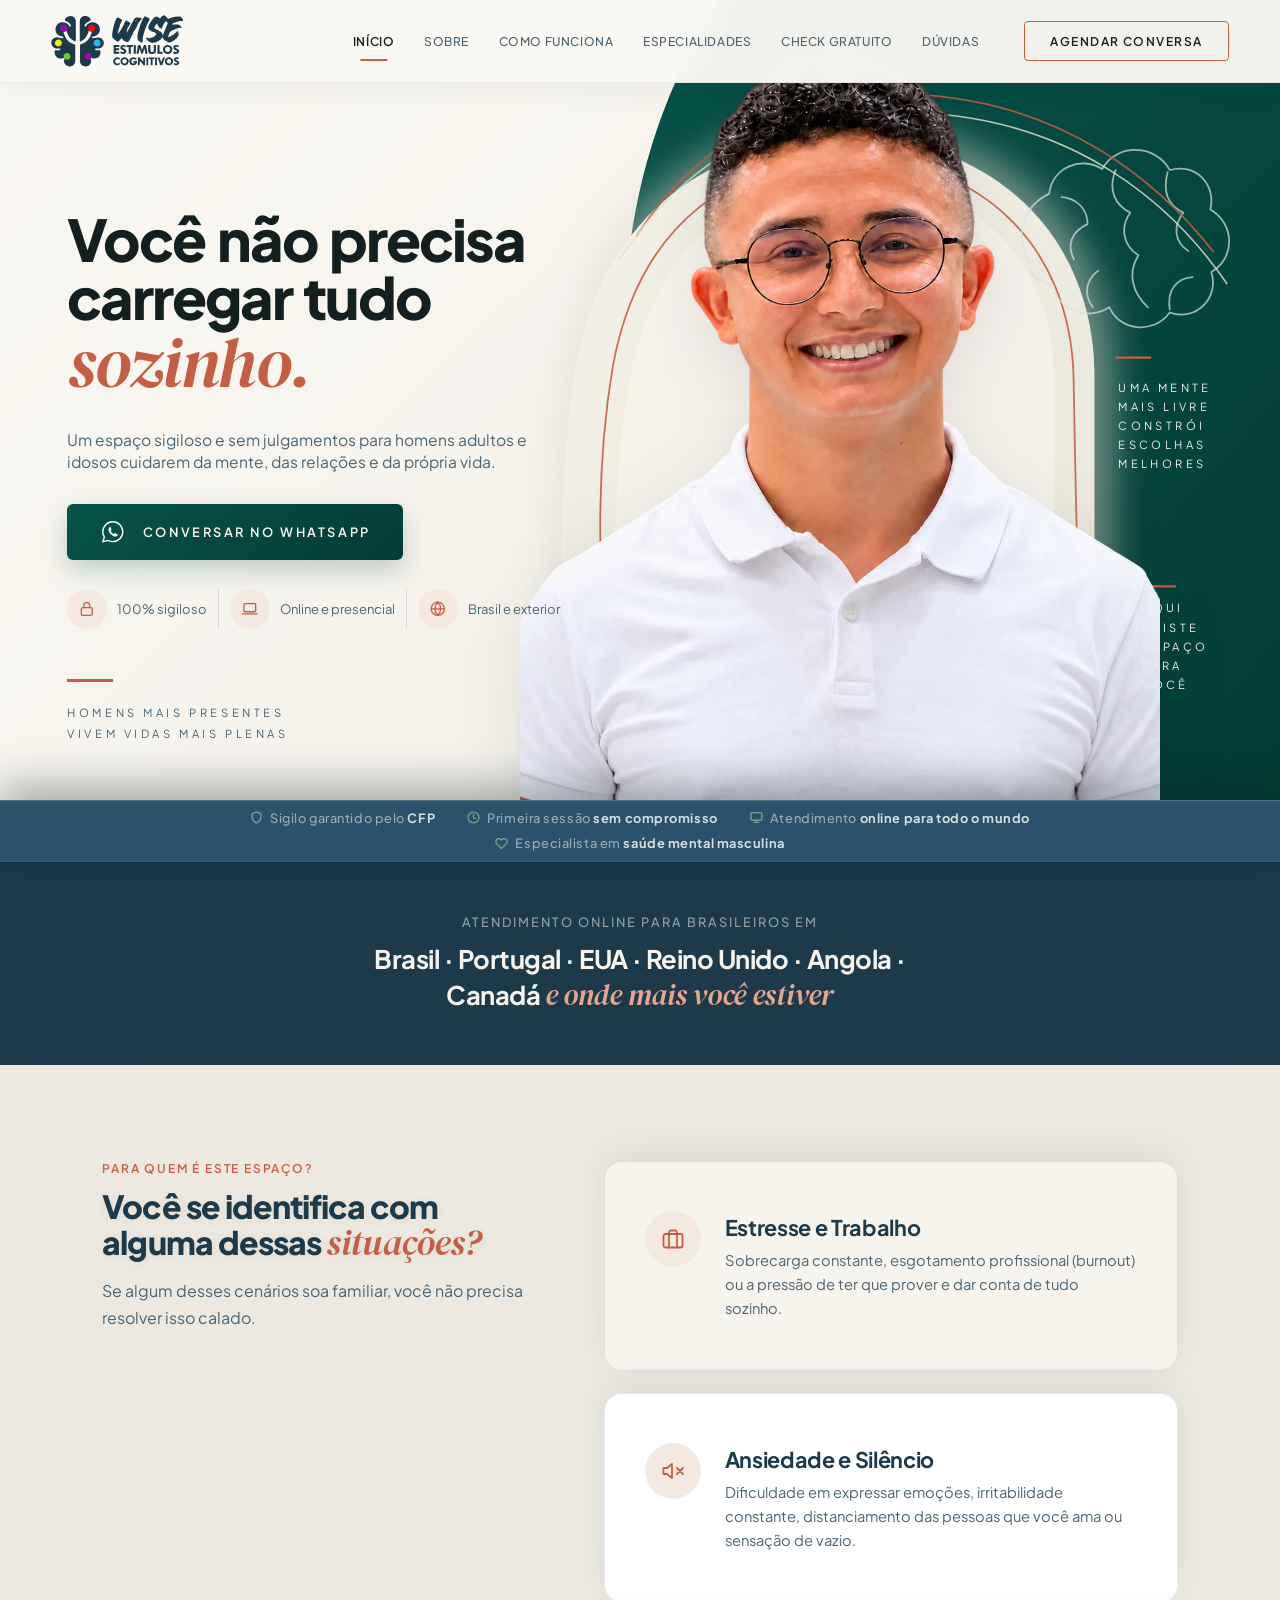
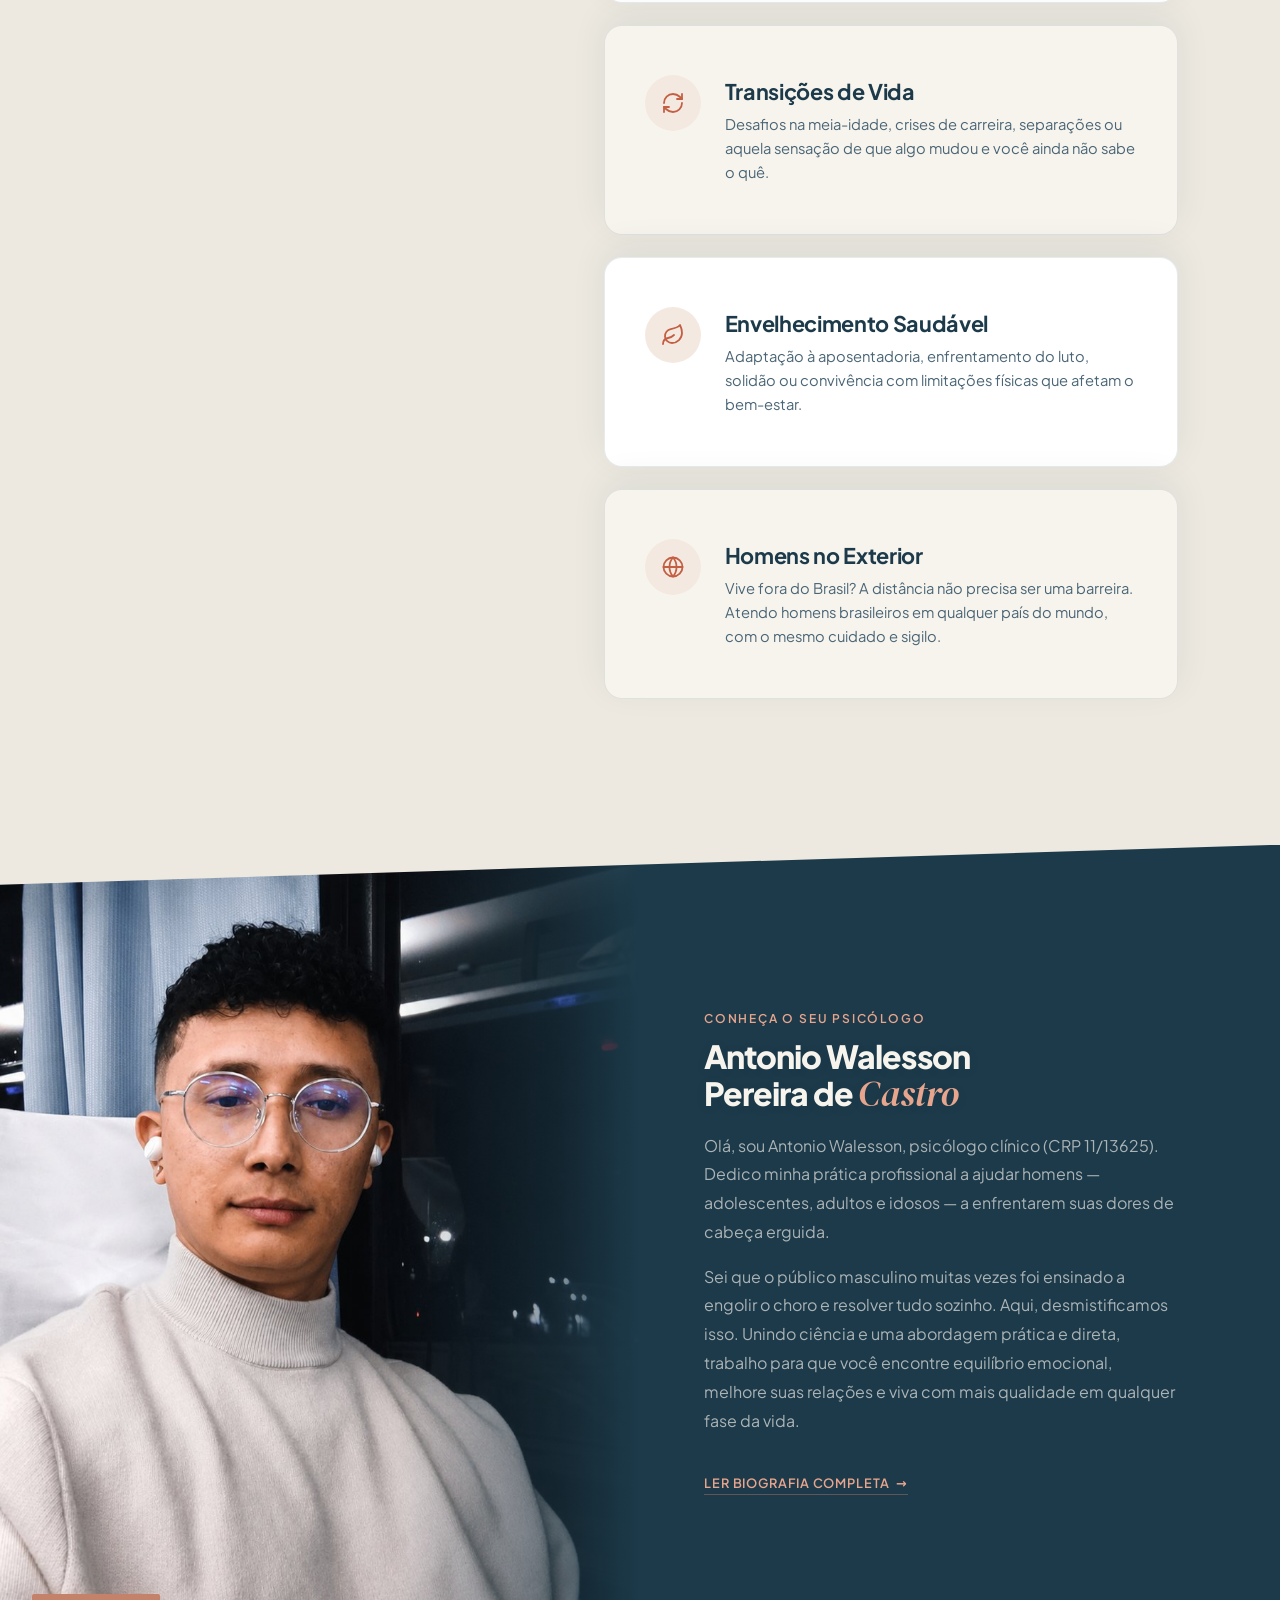
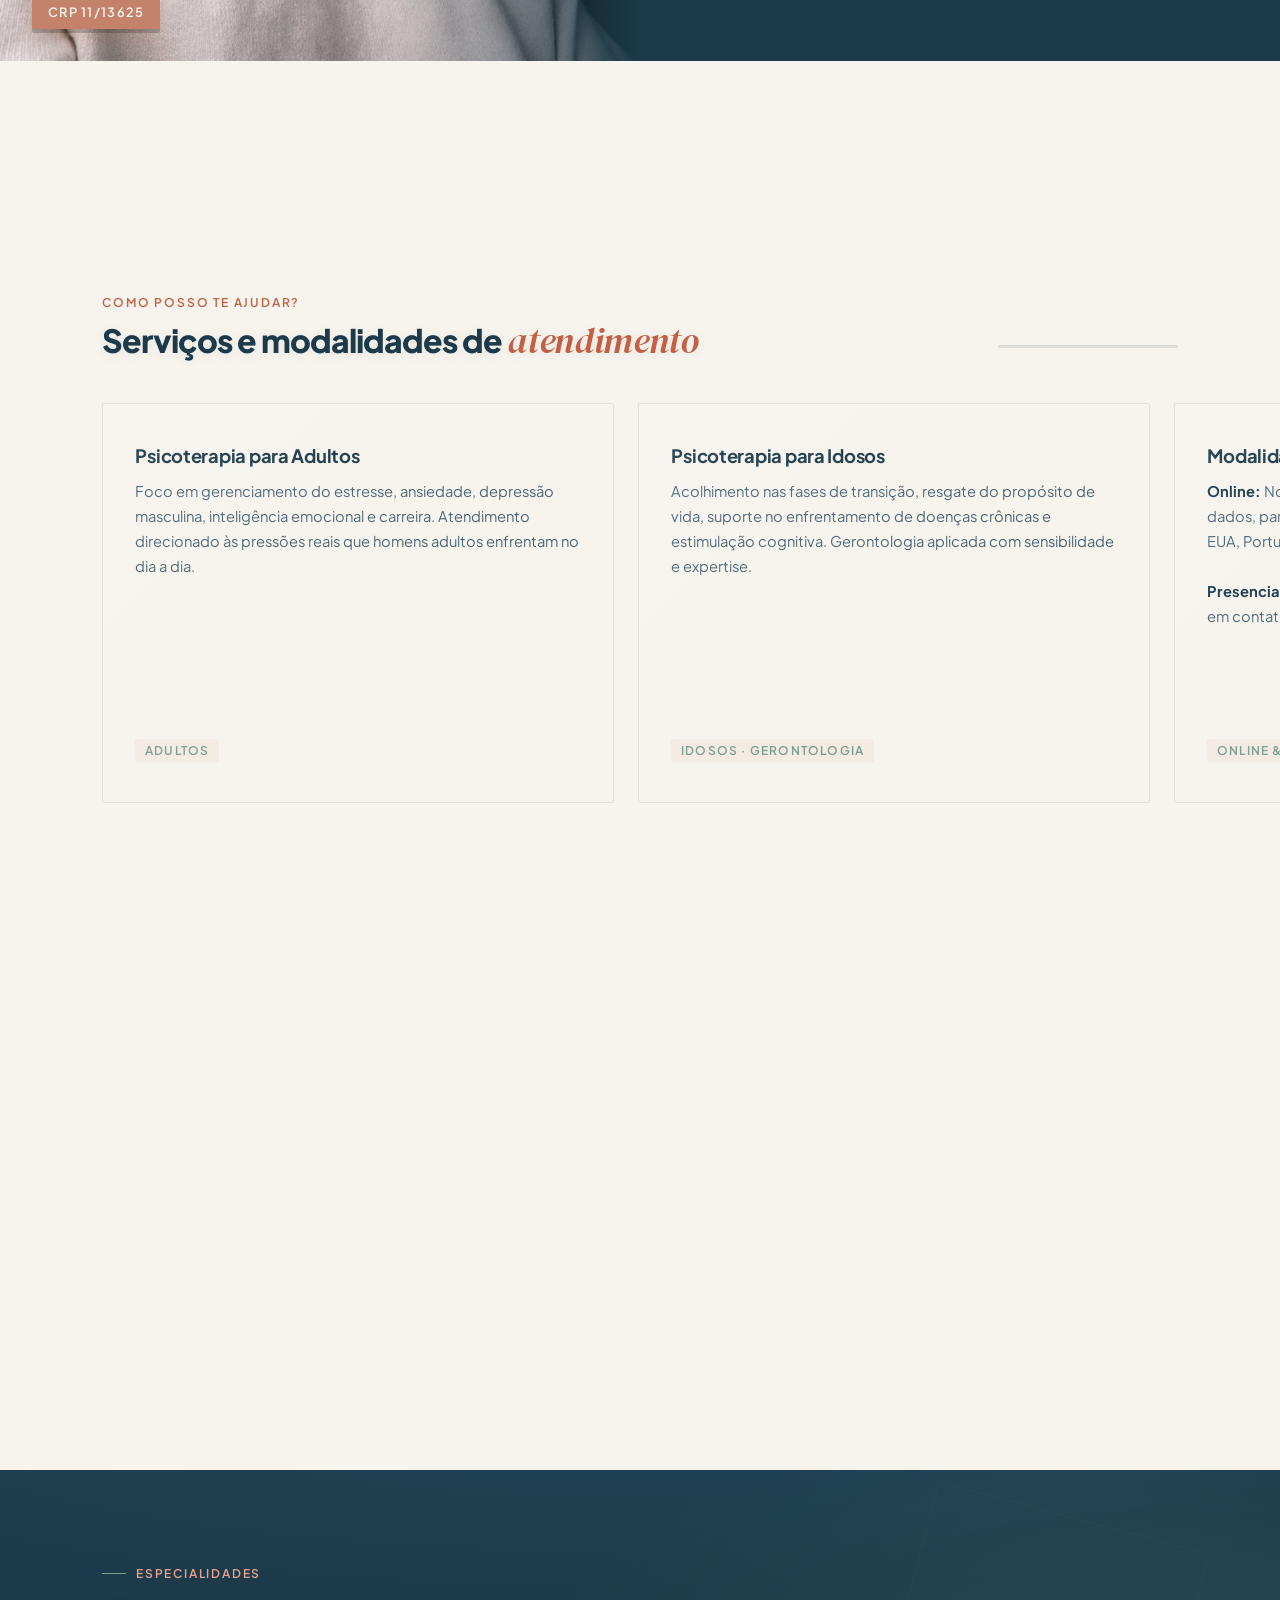
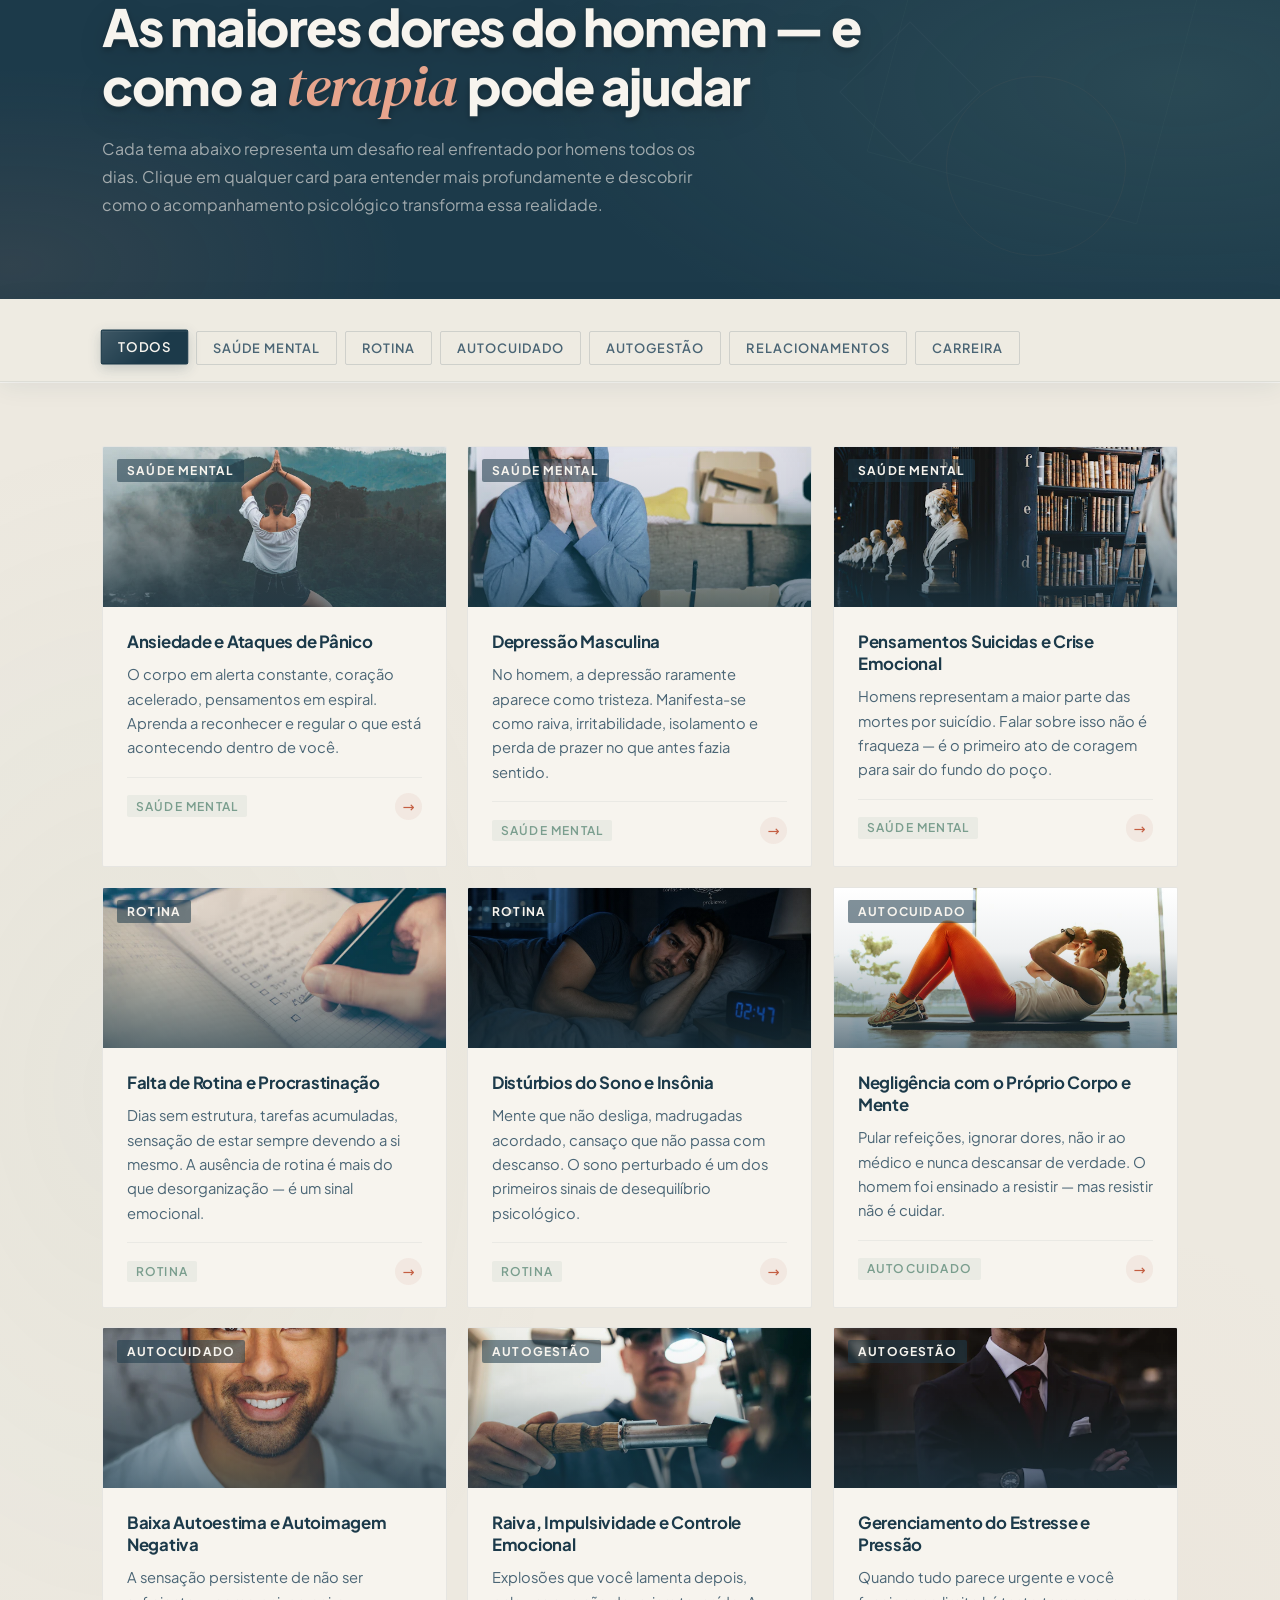
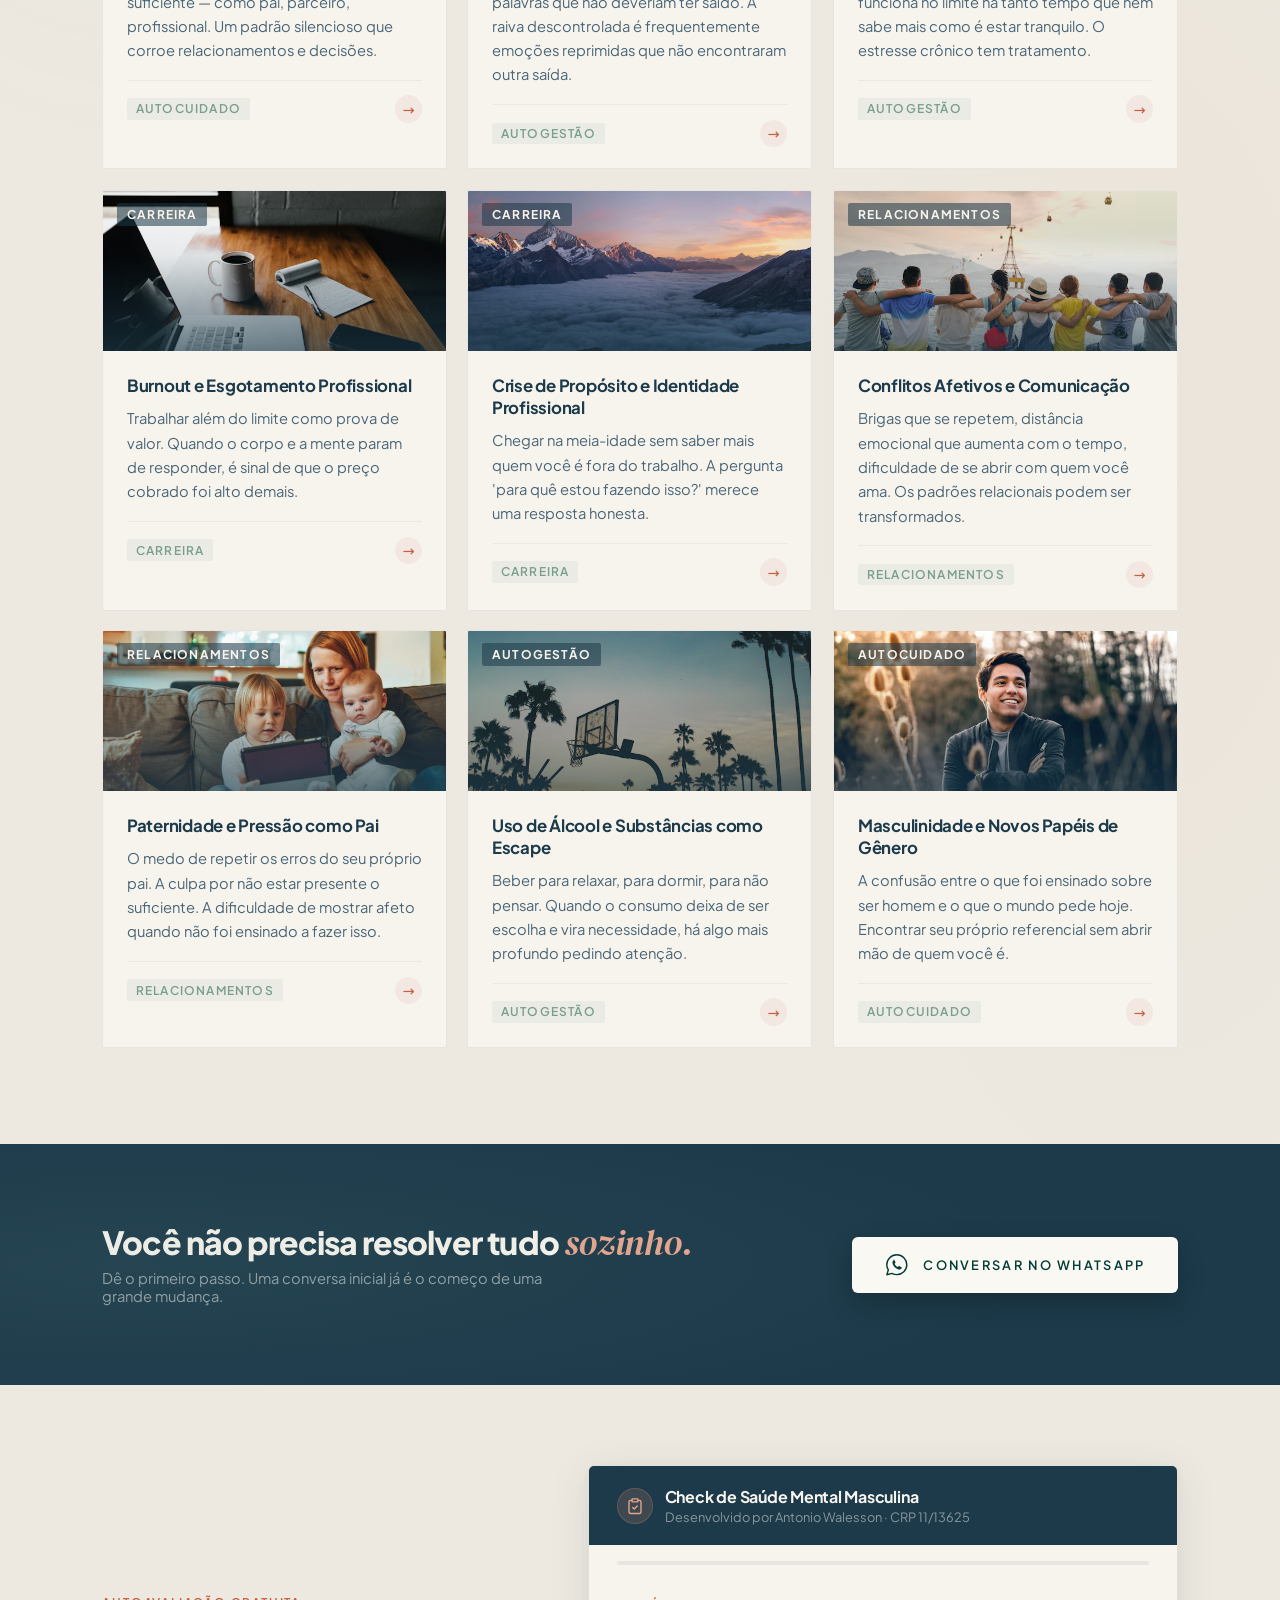
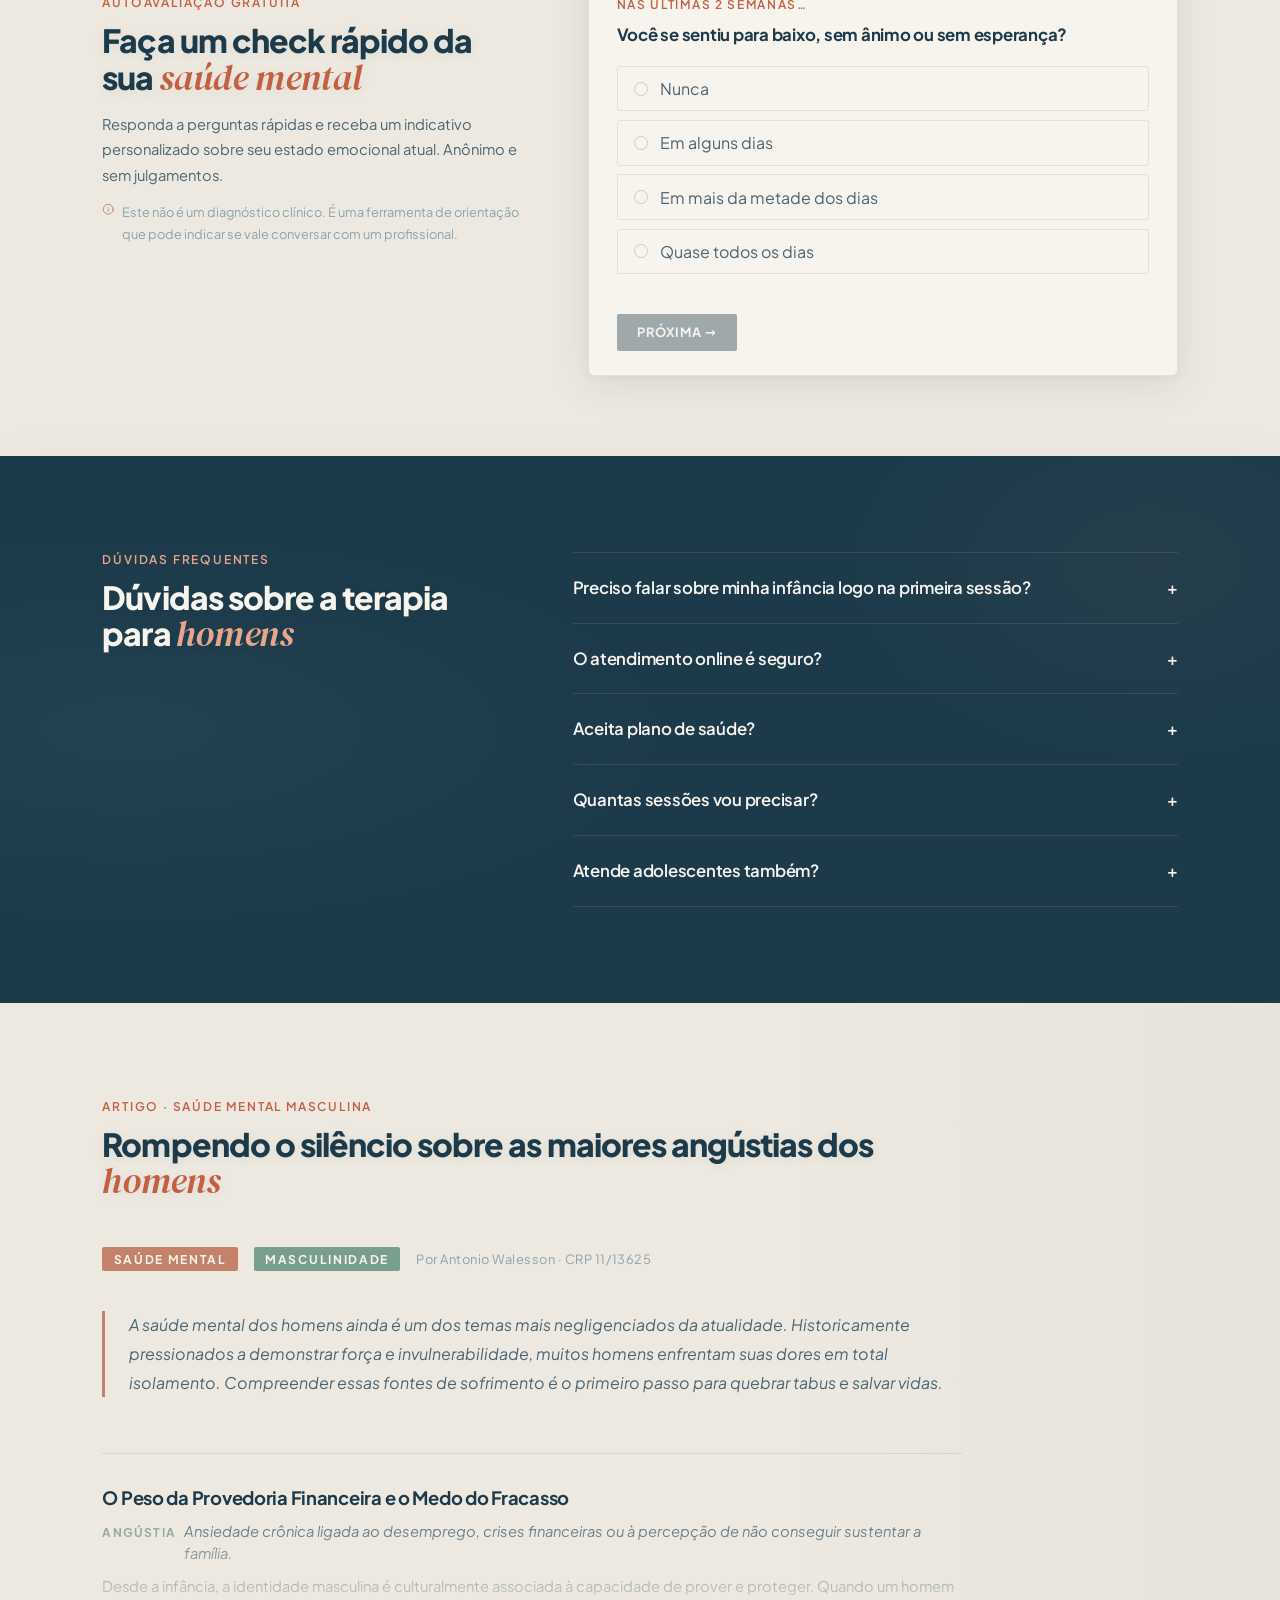
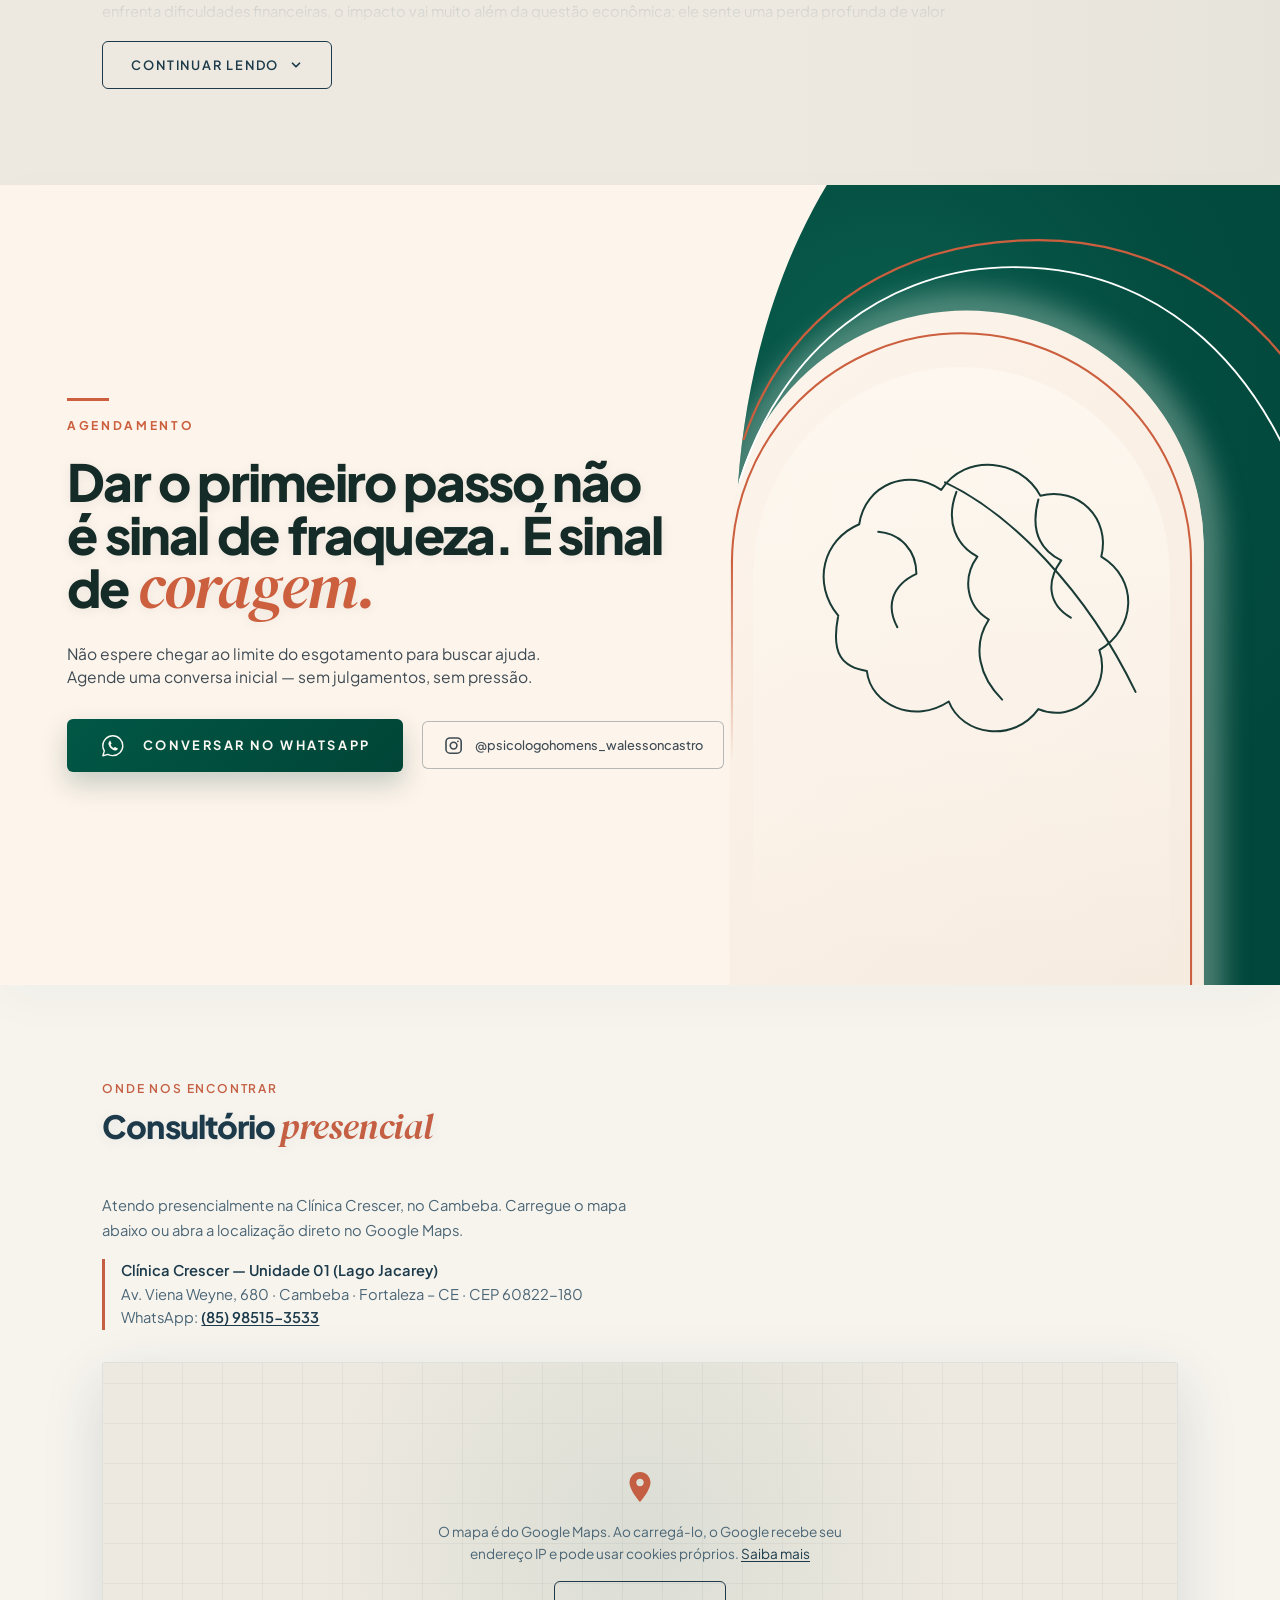
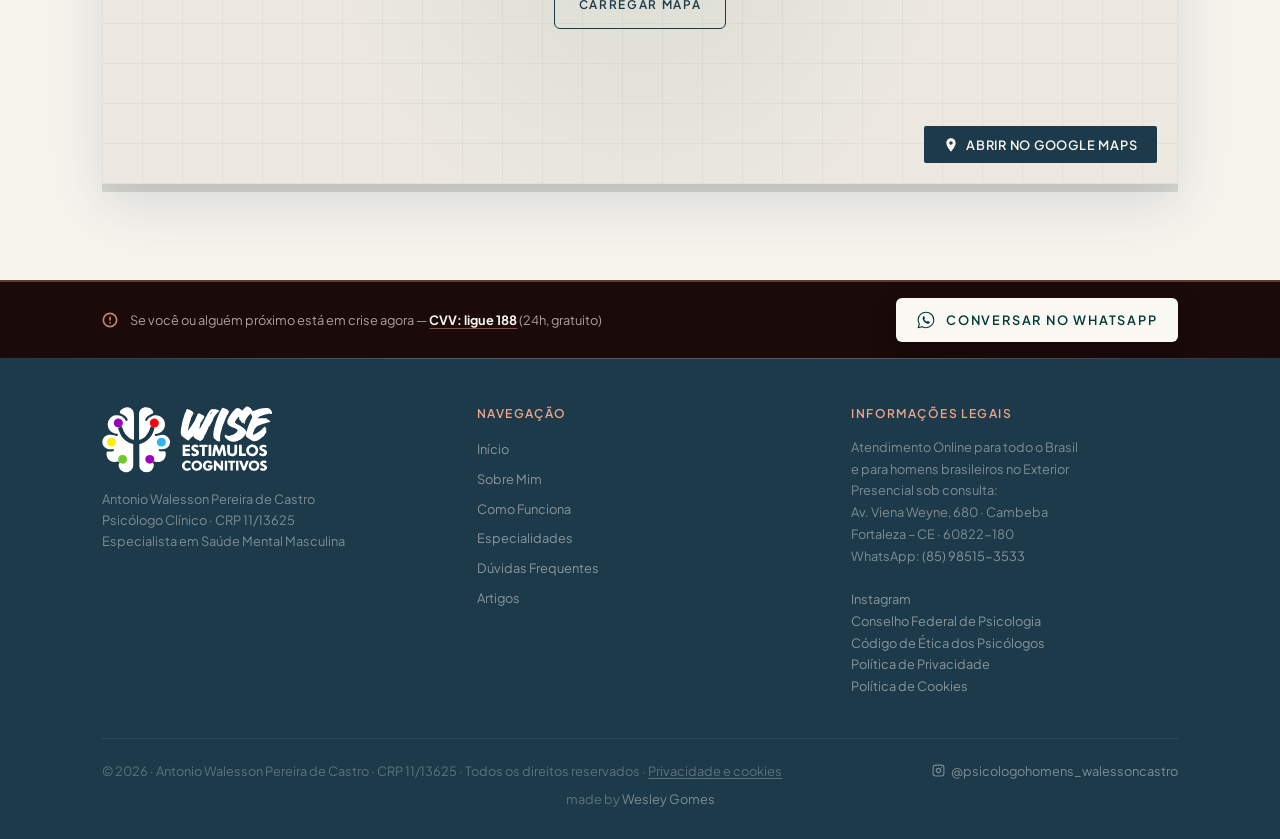
<file: index.html>
<!DOCTYPE html>
<html lang="pt-BR">
<head>
  <meta charset="UTF-8" />
  <meta name="viewport" content="width=device-width, initial-scale=1.0" />
  <title>Psicólogo Brasileiro Online para Homens | Antonio Walesson</title>
  <meta name="description" content="Psicólogo brasileiro online especialista em saúde mental masculina. Terapia para homens no Brasil e no exterior, sigilosa e sem julgamentos. CRP 11/13625." />
  <meta name="keywords" content="psicólogo brasileiro online, psicólogo online, terapia online para homens, psicólogo para brasileiros no exterior, saúde mental masculina, ansiedade masculina, depressão masculina, burnout, psicólogo em Fortaleza, CRP 11/13625" />
  <meta name="author" content="Antonio Walesson Pereira de Castro" />
  <meta name="robots" content="index, follow, max-image-preview:large, max-snippet:-1" />
  <meta name="theme-color" content="#07534B" />
  <meta name="geo.region" content="BR-CE" />
  <meta name="geo.placename" content="Fortaleza" />

  <!-- endereço principal; psicologobrasileiroonline.pages.dev e www.psicologobrasileiro.com.br apontam para ele -->
  <link rel="canonical" href="https://psicologobrasileiroonline.com.br/" />
  <link rel="alternate" hreflang="pt-BR" href="https://psicologobrasileiroonline.com.br/" />
  <link rel="alternate" hreflang="x-default" href="https://psicologobrasileiroonline.com.br/" />

  <!-- compartilhamento: card 1200×630 com a foto da hero (img/compartilhar.jpg). URL absoluta no pages.dev,
       que está sempre no ar — o domínio .com.br ainda não aponta para o site -->
  <meta property="og:type" content="website" />
  <meta property="og:locale" content="pt_BR" />
  <meta property="og:site_name" content="Psicólogo Brasileiro Online — WISE Estímulos Cognitivos" />
  <meta property="og:title" content="Psicólogo Brasileiro Online para Homens — Antonio Walesson" />
  <meta property="og:description" content="Terapia online para homens no Brasil e no exterior. Um espaço sigiloso e sem julgamentos para cuidar da mente, das relações e da própria vida." />
  <meta property="og:image" content="https://psicologobrasileiroonline.pages.dev/img/compartilhar.jpg" />
  <meta property="og:image:type" content="image/jpeg" />
  <meta property="og:image:width" content="1200" />
  <meta property="og:image:height" content="630" />
  <meta property="og:image:alt" content="Antonio Walesson, psicólogo clínico, sorrindo ao lado da frase: Você não precisa carregar tudo sozinho." />
  <meta name="twitter:card" content="summary_large_image" />
  <meta name="twitter:title" content="Psicólogo Brasileiro Online para Homens — Antonio Walesson" />
  <meta name="twitter:description" content="Terapia online para homens no Brasil e no exterior. Sigilosa, prática e sem julgamentos. CRP 11/13625." />
  <meta name="twitter:image" content="https://psicologobrasileiroonline.pages.dev/img/compartilhar.jpg" />
  <meta name="twitter:image:alt" content="Antonio Walesson, psicólogo clínico, sorrindo ao lado da frase: Você não precisa carregar tudo sozinho." />

  <link rel="icon" href="favicon.ico" sizes="48x48" />
  <link rel="icon" href="img/marca/favicon.svg" type="image/svg+xml" />
  <link rel="icon" href="img/marca/icon-192.png" type="image/png" sizes="192x192" />
  <link rel="apple-touch-icon" href="img/marca/apple-touch-icon.png" />
  <link rel="manifest" href="site.webmanifest" />

  <!-- dados estruturados: profissional, serviço, perguntas frequentes e artigo (espelham o texto da página) -->
  <script type="application/ld+json">
  {
    "@context": "https://schema.org",
    "@graph": [
      {
        "@type": "WebSite",
        "@id": "https://psicologobrasileiroonline.com.br/#website",
        "url": "https://psicologobrasileiroonline.com.br/",
        "name": "Psicólogo Brasileiro Online",
        "alternateName": "WISE Estímulos Cognitivos",
        "inLanguage": "pt-BR",
        "publisher": { "@id": "https://psicologobrasileiroonline.com.br/#servico" }
      },
      {
        "@type": "Person",
        "@id": "https://psicologobrasileiroonline.com.br/#psicologo",
        "name": "Antonio Walesson Pereira de Castro",
        "alternateName": "Antonio Walesson",
        "jobTitle": "Psicólogo Clínico",
        "description": "Psicólogo clínico especialista em saúde mental masculina.",
        "image": "https://psicologobrasileiroonline.com.br/img/fotos/sobre.jpg",
        "url": "https://psicologobrasileiroonline.com.br/#sobre",
        "sameAs": ["https://www.instagram.com/psicologohomens_walessoncastro/"],
        "hasCredential": {
          "@type": "EducationalOccupationalCredential",
          "credentialCategory": "Registro profissional",
          "name": "CRP 11/13625",
          "recognizedBy": { "@type": "Organization", "name": "Conselho Regional de Psicologia da 11ª Região" }
        },
        "knowsAbout": ["Saúde mental masculina", "Ansiedade", "Depressão", "Burnout", "Insônia", "Autoestima", "Paternidade", "Uso de álcool e substâncias"],
        "worksFor": { "@id": "https://psicologobrasileiroonline.com.br/#servico" }
      },
      {
        "@type": ["ProfessionalService", "MedicalBusiness"],
        "@id": "https://psicologobrasileiroonline.com.br/#servico",
        "name": "WISE Estímulos Cognitivos — Psicólogo Antonio Walesson",
        "description": "Psicoterapia para homens adolescentes, adultos e idosos. Online para todo o Brasil e para brasileiros no exterior; presencial em Fortaleza (Cambeba) sob consulta.",
        "url": "https://psicologobrasileiroonline.com.br/",
        "logo": "https://psicologobrasileiroonline.com.br/img/marca/icon-512.png",
        "image": "https://psicologobrasileiroonline.pages.dev/img/compartilhar.jpg",
        "founder": { "@id": "https://psicologobrasileiroonline.com.br/#psicologo" },
        "address": {
          "@type": "PostalAddress",
          "streetAddress": "Av. Viena Weyne, 680 – Clínica Crescer Unidade 01 (Lago Jacarey)",
          "addressLocality": "Fortaleza",
          "addressRegion": "CE",
          "postalCode": "60822-180",
          "addressCountry": "BR"
        },
        "hasMap": "https://maps.app.goo.gl/9ubYPR2Bk7zj4Q5SA",
        "areaServed": [
          { "@type": "Country", "name": "Brasil" },
          { "@type": "Place", "name": "Brasileiros no exterior (atendimento online)" }
        ],
        "telephone": "+55 85 98515-3533",
        "availableLanguage": "pt-BR",
        "paymentAccepted": "Particular, com recibo e nota fiscal para reembolso do plano de saúde",
        "sameAs": ["https://www.instagram.com/psicologohomens_walessoncastro/"],
        "contactPoint": {
          "@type": "ContactPoint",
          "contactType": "Agendamento",
          "telephone": "+55 85 98515-3533",
          "url": "https://wa.me/message/Z5P3WIFHEBGJJ1",
          "availableLanguage": "pt-BR"
        }
      },
      {
        "@type": "FAQPage",
        "@id": "https://psicologobrasileiroonline.com.br/#faq",
        "mainEntity": [
          { "@type": "Question", "name": "Preciso falar sobre minha infância logo na primeira sessão?",
            "acceptedAnswer": { "@type": "Answer", "text": "Não necessariamente. Nosso foco inicial é entender o que está te machucando ou incomodando hoje, no seu presente. O processo evolui no ritmo que faz sentido para você." } },
          { "@type": "Question", "name": "O atendimento online é seguro?",
            "acceptedAnswer": { "@type": "Answer", "text": "Sim. Utilizamos plataformas criptografadas que seguem rigorosamente as normas de sigilo do Conselho Federal de Psicologia. Sua privacidade é garantida em todas as sessões." } },
          { "@type": "Question", "name": "Aceita plano de saúde?",
            "acceptedAnswer": { "@type": "Answer", "text": "Atendo de forma particular, mas emito recibo e nota fiscal para que você possa solicitar o reembolso integral ou parcial junto ao seu convênio, conforme a cobertura do seu plano." } },
          { "@type": "Question", "name": "Quantas sessões vou precisar?",
            "acceptedAnswer": { "@type": "Answer", "text": "Cada caso é único. Na primeira sessão, avaliamos juntos suas demandas e traçamos um plano terapêutico personalizado. Não existe um número fixo — o processo avança conforme seus objetivos." } },
          { "@type": "Question", "name": "Atende adolescentes também?",
            "acceptedAnswer": { "@type": "Answer", "text": "Sim. Além de adultos e idosos, realizo atendimento para adolescentes, com abordagem adaptada às particularidades dessa fase da vida masculina." } }
        ]
      },
      {
        "@type": "Article",
        "@id": "https://psicologobrasileiroonline.com.br/#blog",
        "headline": "Rompendo o silêncio sobre as maiores angústias dos homens",
        "description": "Provedoria financeira, invulnerabilidade, pressão por desempenho, isolamento, crise de identidade, burnout e mecanismos de escape: as maiores fontes de sofrimento masculino.",
        "inLanguage": "pt-BR",
        "author": { "@id": "https://psicologobrasileiroonline.com.br/#psicologo" },
        "publisher": { "@id": "https://psicologobrasileiroonline.com.br/#servico" },
        "image": "https://psicologobrasileiroonline.pages.dev/img/compartilhar.jpg",
        "mainEntityOfPage": "https://psicologobrasileiroonline.com.br/",
        "articleSection": "Saúde Mental Masculina"
      }
    ]
  }
  </script>
  <!-- fontes no próprio site (sem Google Fonts); as duas da primeira tela já começam a baixar aqui -->
  <link rel="preload" href="fonts/plus-jakarta-sans-latin.woff2" as="font" type="font/woff2" crossorigin />
  <link rel="preload" href="fonts/dm-serif-display-italic-latin.woff2" as="font" type="font/woff2" crossorigin />
  <link rel="stylesheet" href="css/fonts.css" />
  <link rel="stylesheet" href="css/base.css" />
  <link rel="stylesheet" href="css/effects.css" />
  <link rel="stylesheet" href="css/site.css" />
</head>
<body>

<svg width="0" height="0" style="position:absolute" aria-hidden="true">
  <symbol id="i-whatsapp" viewBox="0 0 32 32" fill="none" stroke="currentColor" stroke-width="1.8" stroke-linejoin="round">
    <path d="M16 3.5C9.1 3.5 3.5 9 3.5 15.8c0 2.4.7 4.6 1.9 6.5L3.6 28.4l6.3-1.7c1.8 1 3.9 1.6 6.1 1.6 6.9 0 12.5-5.5 12.5-12.3S22.9 3.5 16 3.5Z"/>
    <path d="M11.6 9.9c.4-.3 1.1-.3 1.4.2l1.3 2.6c.2.4.1.9-.2 1.2l-.9.9c.8 1.8 2.2 3.2 4 4l.9-.9c.3-.3.8-.4 1.2-.2l2.6 1.3c.5.3.6 1 .2 1.4-1 1.2-2.5 1.8-4 1.4-3.6-1-6.4-3.8-7.4-7.4-.4-1.5.1-3.1 1.3-4.1Z" fill="currentColor" stroke="none"/>
  </symbol>
</svg>

<!-- ════════════════════════════
     NAV
════════════════════════════ -->
<nav class="site-nav">
  <a href="#inicio" class="nav-logo">
    <img src="img/marca/logo-wise.svg" alt="WISE Estímulos Cognitivos" width="1150" height="450" />
  </a>

  <ul class="nav-links" id="nav-links">
    <li><a href="#inicio" class="is-active">Início</a></li>
    <li><a href="#sobre">Sobre</a></li>
    <li><a href="#servicos">Como Funciona</a></li>
    <li><a href="#especialidades">Especialidades</a></li>
    <li><a href="#autoavaliacao">Check Gratuito</a></li>
    <li><a href="#faq">Dúvidas</a></li>
    <li class="nav-links-cta">
      <a href="https://wa.me/message/Z5P3WIFHEBGJJ1" target="_blank" rel="noopener" class="cta cta--block">
        <svg class="cta-ico" aria-hidden="true"><use href="#i-whatsapp"/></svg>
        <span>Conversar no WhatsApp</span>
      </a>
    </li>
  </ul>

  <a href="https://wa.me/message/Z5P3WIFHEBGJJ1" target="_blank" rel="noopener" class="nav-cta">Agendar<span class="nav-cta-more">&nbsp;conversa</span></a>
  <button class="nav-toggle" type="button" aria-expanded="false" aria-controls="nav-links" aria-label="Abrir menu">
    <span></span><span></span><span></span>
  </button>
</nav>


<!-- ════════════════════════════
     HERO
════════════════════════════ -->
<div class="stack">
<section class="whero" id="inicio" aria-labelledby="whero-title">
  <div class="whero-art">
    <div class="whero-stage">
      <svg class="whero-bg whero-bg--d" viewBox="0 0 1600 1000" preserveAspectRatio="none" fill="none" aria-hidden="true">
        <defs>
          <linearGradient id="whero-forest" x1="0" y1="0" x2="1" y2="1">
            <stop offset="0" stop-color="#07534B"/>
            <stop offset="1" stop-color="#033C36"/>
          </linearGradient>
          <linearGradient id="whero-arch" x1="0" y1="0" x2="0.9" y2="1">
            <stop offset="0" stop-color="#F4F1E8"/>
            <stop offset="1" stop-color="#E8E5DA"/>
          </linearGradient>
          <filter id="whero-soft" x="-20%" y="-20%" width="140%" height="140%">
            <feGaussianBlur stdDeviation="22"/>
          </filter>
        </defs>
        <path d="M900 0H1600V1000H716C810 904 840 810 811 676C773 504 742 243 900 0Z" fill="url(#whero-forest)"/>
        <path d="M700 1000C686 820 680 620 708 452C744 250 890 150 1060 150C1250 150 1392 280 1392 470V1000H700Z" fill="#D9D6CA" opacity=".5" filter="url(#whero-soft)"/>
        <path d="M712 1000C700 820 692 625 720 455C756 262 896 172 1060 172C1238 172 1368 292 1368 470V1000H712Z" fill="url(#whero-arch)"/>
        <path d="M780 1000C766 830 760 640 786 480C818 300 930 222 1062 222C1210 222 1318 318 1318 480V1000H780Z" fill="#F8F6F0" opacity=".7"/>
        <path class="whero-line" pathLength="1" d="M792 1000C748 840 738 625 766 458C800 272 924 198 1062 198C1222 198 1338 304 1342 472C1346 700 1350 860 1360 1000" stroke="#C45F43" stroke-width="2.2" opacity=".9"/>
        <g transform="translate(-428 76) scale(1.3)" stroke="#D9E6DE" stroke-width="1.7" stroke-linecap="round" stroke-linejoin="round" opacity=".7">
          <path class="whero-line" pathLength="1" d="M1320 194C1303 168 1314 139 1338 128C1341 103 1368 91 1389 104C1404 78 1441 81 1454 105C1478 98 1499 118 1493 143C1517 157 1517 190 1494 203C1502 229 1478 251 1454 242C1438 264 1405 259 1396 237C1374 251 1345 239 1342 216C1326 213 1318 205 1320 194Z"/>
          <path class="whero-line" pathLength="1" d="M1402 105C1394 125 1402 139 1416 146C1406 160 1409 178 1424 187C1413 204 1418 223 1433 237"/>
          <path class="whero-line" pathLength="1" d="M1350 131C1365 132 1375 143 1375 157C1359 164 1355 178 1362 191"/>
          <path class="whero-line" pathLength="1" d="M1452 107C1447 126 1452 139 1467 146C1457 159 1458 174 1472 183"/>
          <path class="whero-line" pathLength="1" d="M1385 202C1373 211 1371 225 1380 237"/>
          <path class="whero-line" pathLength="1" d="M1476 208C1461 209 1451 220 1454 239"/>
        </g>
        <path class="whero-line" pathLength="1" d="M795 296C893 143 1044 102 1194 123C1327 142 1436 212 1517 315" stroke="#C45F43" stroke-width="2.2" opacity=".86"/>
        <path class="whero-line" pathLength="1" d="M774 325C887 155 1030 124 1195 145C1343 164 1457 243 1534 355" stroke="#E6DED0" stroke-width="2" opacity=".82"/>
        <path class="whero-line" pathLength="1" d="M1394 447H1439" stroke="#C45F43" stroke-width="3"/>
        <path class="whero-line" pathLength="1" d="M1427 733H1470" stroke="#C45F43" stroke-width="3"/>
      </svg>
      <svg class="whero-bg whero-bg--t" viewBox="0 0 768 1024" preserveAspectRatio="xMidYMin slice" fill="none" aria-hidden="true">
        <defs>
          <linearGradient id="wt-verde" x1="0" y1="0" x2="1" y2="1"><stop stop-color="#07534B"/><stop offset="1" stop-color="#033C36"/></linearGradient>
        </defs>
        <path d="M415 0H768V1024H349C379 914 392 776 375 620C357 449 349 235 415 0Z" fill="url(#wt-verde)"/>
      </svg>
      <svg class="whero-bg whero-arch--t" viewBox="0 200 768 630" preserveAspectRatio="none" fill="none" aria-hidden="true">
        <defs>
          <linearGradient id="wt-arco" x1="0" y1="0" x2="1" y2="1"><stop stop-color="#F5F2E9"/><stop offset="1" stop-color="#E8E5DA"/></linearGradient>
        </defs>
        <path d="M374 830V532C374 353 442 245 557 245C671 245 741 354 741 532V830Z" fill="#DCD8CC" opacity=".64"/>
        <path d="M388 830V534C388 367 452 259 557 259C662 259 726 367 726 534V830Z" fill="url(#wt-arco)"/>
        <path d="M412 830V540C412 393 466 291 557 291C648 291 702 393 702 540V830Z" fill="#FAF8F2" opacity=".9"/>
        <g stroke-linecap="round">
          <path class="whero-line" pathLength="1" d="M350 960C324 800 338 538 372 394C400 276 469 218 557 219C647 220 715 279 756 396" stroke="#C45F43" stroke-width="1.7" opacity=".9"/>
          <path class="whero-line" pathLength="1" d="M338 946C311 778 322 526 360 386C393 260 467 203 557 205C659 208 731 273 766 390" stroke="#EEE8DC" stroke-width="1.5" opacity=".82"/>
          <path class="whero-line" pathLength="1" d="M402 1015C381 861 387 609 415 463C438 344 481 286 557 285C633 284 682 347 710 445" stroke="#C45F43" stroke-width="1" opacity=".55"/>
        </g>
      </svg>
      <svg class="whero-bg whero-bg--m" viewBox="0 560 390 480" preserveAspectRatio="none" fill="none" aria-hidden="true">
        <defs>
          <linearGradient id="wm-arco" x1="0" y1="0" x2="1" y2="1"><stop stop-color="#F5F2E9"/><stop offset="1" stop-color="#E8E5DA"/></linearGradient>
        </defs>
        <path d="M34 1040V792C34 663 94 595 195 595C296 595 356 663 356 792V1040Z" fill="#DCD8CC" opacity=".62"/>
        <path d="M44 1040V794C44 674 101 607 195 607C289 607 346 674 346 794V1040Z" fill="url(#wm-arco)"/>
        <path d="M67 1040V798C67 697 117 636 195 636C273 636 323 697 323 798V1040Z" fill="#FAF8F2" opacity=".9"/>
        <g stroke-linecap="round">
          <path class="whero-line" pathLength="1" d="M17 1064C-7 957 10 794 42 699C72 610 124 578 195 580C268 582 327 615 370 686" stroke="#C45F43" stroke-width="1.5" opacity=".9"/>
          <path class="whero-line" pathLength="1" d="M8 1049C-13 932 3 792 32 696C61 600 122 562 195 565C277 568 341 610 380 680" stroke="#EEE8DC" stroke-width="1.35" opacity=".8"/>
          <path class="whero-line" pathLength="1" d="M53 1110C32 1016 38 849 64 748C87 657 129 627 195 626C258 625 307 656 333 725" stroke="#C45F43" stroke-width="1" opacity=".55"/>
        </g>
        <g transform="translate(330 606) scale(.25)" stroke="#D9E6DE" stroke-width="5.2" stroke-linecap="round" stroke-linejoin="round" opacity=".72">
          <path class="whero-line" pathLength="1" d="M10 74C-4 57 2 34 21 26C24 5 47-4 64 8C77-12 106-8 116 11C136 6 153 23 148 43C168 55 166 81 147 92C154 113 134 131 115 123C102 141 75 137 68 119C50 131 27 121 25 103C12 101 6 94 10 74Z"/>
          <path class="whero-line" pathLength="1" d="M72 9C66 25 72 37 83 43C75 54 77 69 89 76C80 90 84 106 96 118M31 30C43 31 51 40 51 52C38 58 35 69 41 80M115 13C111 28 115 39 127 45C119 56 120 68 132 75"/>
        </g>
      </svg>
      <picture class="whero-person">
        <source media="(max-width: 599px)" srcset="img/hero/hero-celular.webp" width="1086" height="1448" />
        <img src="img/hero/hero-desktop.webp" width="1291" height="1205" alt="Antonio Walesson, psicólogo clínico, sorrindo de camisa polo branca" fetchpriority="high" />
      </picture>
      <div class="whero-notes">
        <svg class="whero-brain" viewBox="-8 -16 180 162" fill="none" stroke="#D9E6DE" stroke-width="3" stroke-linecap="round" stroke-linejoin="round" opacity=".72" aria-hidden="true">
          <path class="whero-line" pathLength="1" d="M10 74C-4 57 2 34 21 26C24 5 47-4 64 8C77-12 106-8 116 11C136 6 153 23 148 43C168 55 166 81 147 92C154 113 134 131 115 123C102 141 75 137 68 119C50 131 27 121 25 103C12 101 6 94 10 74Z"/>
          <path class="whero-line" pathLength="1" d="M72 9C66 25 72 37 83 43C75 54 77 69 89 76C80 90 84 106 96 118M31 30C43 31 51 40 51 52C38 58 35 69 41 80M115 13C111 28 115 39 127 45C119 56 120 68 132 75"/>
        </svg>
        <p class="whero-callout whero-callout--a">Uma mente <br class="br-d">mais livre <br>constrói <br class="br-d">escolhas <br>melhores</p>
        <p class="whero-callout whero-callout--b">Aqui <br class="br-d">existe <br>espaço <br class="br-d">para <br>você</p>
      </div>
    </div>
  </div>

  <div class="whero-copy">
    <h1 id="whero-title">Você não precisa<br>carregar tudo <em>sozinho.</em></h1>
    <p class="whero-sub">Um espaço sigiloso e sem julgamentos para homens adultos e idosos cuidarem da mente, das relações e da própria vida.</p>
    <a href="https://wa.me/message/Z5P3WIFHEBGJJ1" target="_blank" rel="noopener" class="cta whero-btn">
      <svg class="cta-ico" aria-hidden="true"><use href="#i-whatsapp"/></svg>
      <span>Conversar no WhatsApp</span>
    </a>
    <ul class="whero-trust">
      <li>
        <span class="whero-trust-icon"><svg viewBox="0 0 24 24" fill="none" stroke="currentColor" stroke-width="1.8" stroke-linecap="round" stroke-linejoin="round" aria-hidden="true"><rect x="4.5" y="10.5" width="15" height="10.5" rx="2"/><path d="M8 10.5V7.5a4 4 0 0 1 8 0v3"/></svg></span>
        100% sigiloso
      </li>
      <li>
        <span class="whero-trust-icon"><svg viewBox="0 0 24 24" fill="none" stroke="currentColor" stroke-width="1.8" stroke-linecap="round" stroke-linejoin="round" aria-hidden="true"><rect x="4" y="5" width="16" height="11" rx="1.5"/><path d="M2 19h20"/></svg></span>
        Online e presencial
      </li>
      <li>
        <span class="whero-trust-icon"><svg viewBox="0 0 24 24" fill="none" stroke="currentColor" stroke-width="1.8" stroke-linecap="round" stroke-linejoin="round" aria-hidden="true"><circle cx="12" cy="12" r="9"/><path d="M3 12h18M12 3c2.6 2.5 3.9 5.5 3.9 9s-1.3 6.5-3.9 9M12 3c-2.6 2.5-3.9 5.5-3.9 9s1.3 6.5 3.9 9"/></svg></span>
        Brasil e exterior
      </li>
    </ul>
    <p class="whero-tagline">Homens mais presentes<br>vivem vidas mais plenas</p>
  </div>
</section>

<!-- o que vem depois da hero sobe por cima dela, como uma folha empilhada -->
<div class="stack-cover">

<!-- TRUST BAR -->
<div class="trust-bar">
  <div class="trust-item">
    <svg width="13" height="13" viewBox="0 0 24 24" fill="none" stroke="currentColor" stroke-width="2.5" stroke-linecap="round"><path d="M12 22s8-4 8-10V5l-8-3-8 3v7c0 6 8 10 8 10z"/></svg>
    <span>Sigilo garantido pelo <strong>CFP</strong></span>
  </div>
  <div class="trust-item">
    <svg width="13" height="13" viewBox="0 0 24 24" fill="none" stroke="currentColor" stroke-width="2.5" stroke-linecap="round"><circle cx="12" cy="12" r="10"/><polyline points="12 6 12 12 16 14"/></svg>
    <span>Primeira sessão <strong>sem compromisso</strong></span>
  </div>
  <div class="trust-item">
    <svg width="13" height="13" viewBox="0 0 24 24" fill="none" stroke="currentColor" stroke-width="2.5" stroke-linecap="round"><rect x="2" y="3" width="20" height="14" rx="2"/><line x1="8" y1="21" x2="16" y2="21"/><line x1="12" y1="17" x2="12" y2="21"/></svg>
    <span>Atendimento <strong>online para todo o mundo</strong></span>
  </div>
  <div class="trust-item">
    <svg width="13" height="13" viewBox="0 0 24 24" fill="none" stroke="currentColor" stroke-width="2.5" stroke-linecap="round"><path d="M20.84 4.61a5.5 5.5 0 0 0-7.78 0L12 5.67l-1.06-1.06a5.5 5.5 0 0 0-7.78 7.78l1.06 1.06L12 21.23l7.78-7.78 1.06-1.06a5.5 5.5 0 0 0 0-7.78z"/></svg>
    <span>Especialista em <strong>saúde mental masculina</strong></span>
  </div>
</div>


<!-- ════════════════════════════
     EXPERIÊNCIA
════════════════════════════ -->
<section class="proof" aria-label="Alcance do atendimento">
  <div class="proof-reach">
    <p class="proof-label">Atendimento online para brasileiros em</p>
    <p class="proof-places">Brasil · Portugal · EUA · Reino Unido · Angola · Canadá <em>e onde mais você estiver</em></p>
  </div>
</section>

<!-- ════════════════════════════
     IDENTIFICAÇÃO
════════════════════════════ -->
<section class="identify reveal" id="identificacao">
  <div class="id-head">
    <div class="section-tag">Para quem é este espaço?</div>
    <h2 class="section-h2">Você se identifica com alguma dessas <em>situações?</em></h2>
    <p class="id-lead">Se algum desses cenários soa familiar, você não precisa resolver isso calado.</p>
  </div>
  <div class="id-grid">
    <div class="id-card">
      <span class="id-icon"><svg class="ico" viewBox="0 0 24 24" fill="none" stroke="currentColor" stroke-width="1.8" stroke-linecap="round" stroke-linejoin="round" aria-hidden="true"><rect x="2.5" y="7" width="19" height="13.5" rx="2"/><path d="M16 20.5V5.5a2 2 0 0 0-2-2h-4a2 2 0 0 0-2 2v15"/></svg></span>
      <h3>Estresse e Trabalho</h3>
      <p>Sobrecarga constante, esgotamento profissional (burnout) ou a pressão de ter que prover e dar conta de tudo sozinho.</p>
    </div>
    <div class="id-card">
      <span class="id-icon"><svg class="ico" viewBox="0 0 24 24" fill="none" stroke="currentColor" stroke-width="1.8" stroke-linecap="round" stroke-linejoin="round" aria-hidden="true"><path d="M11 5 6 9H2.5v6H6l5 4V5Z"/><path d="m22 9-6 6M16 9l6 6"/></svg></span>
      <h3>Ansiedade e Silêncio</h3>
      <p>Dificuldade em expressar emoções, irritabilidade constante, distanciamento das pessoas que você ama ou sensação de vazio.</p>
    </div>
    <div class="id-card">
      <span class="id-icon"><svg class="ico" viewBox="0 0 24 24" fill="none" stroke="currentColor" stroke-width="1.8" stroke-linecap="round" stroke-linejoin="round" aria-hidden="true"><path d="M3 12a9 9 0 0 1 9-9 9.75 9.75 0 0 1 6.74 2.74L21 8"/><path d="M21 3v5h-5"/><path d="M21 12a9 9 0 0 1-9 9 9.75 9.75 0 0 1-6.74-2.74L3 16"/><path d="M8 16H3v5"/></svg></span>
      <h3>Transições de Vida</h3>
      <p>Desafios na meia-idade, crises de carreira, separações ou aquela sensação de que algo mudou e você ainda não sabe o quê.</p>
    </div>
    <div class="id-card">
      <span class="id-icon"><svg class="ico" viewBox="0 0 24 24" fill="none" stroke="currentColor" stroke-width="1.8" stroke-linecap="round" stroke-linejoin="round" aria-hidden="true"><path d="M11 20A7 7 0 0 1 9.8 6.1C15.5 5 17 4.48 19 2c1 2 2 4.18 2 8 0 5.5-4.78 10-10 10Z"/><path d="M2 21c0-3 1.85-5.36 5.08-6C9.5 14.52 12 13 13 12"/></svg></span>
      <h3>Envelhecimento Saudável</h3>
      <p>Adaptação à aposentadoria, enfrentamento do luto, solidão ou convivência com limitações físicas que afetam o bem-estar.</p>
    </div>
    <div class="id-card">
      <span class="id-icon"><svg class="ico" viewBox="0 0 24 24" fill="none" stroke="currentColor" stroke-width="1.8" stroke-linecap="round" stroke-linejoin="round" aria-hidden="true"><circle cx="12" cy="12" r="9.5"/><path d="M12 2.5a14.5 14.5 0 0 0 0 19 14.5 14.5 0 0 0 0-19"/><path d="M2.5 12h19"/></svg></span>
      <h3>Homens no Exterior</h3>
      <p>Vive fora do Brasil? A distância não precisa ser uma barreira. Atendo homens brasileiros em qualquer país do mundo, com o mesmo cuidado e sigilo.</p>
    </div>
  </div>
</section>

</div><!-- /stack-cover -->
</div><!-- /stack -->


<!-- ════════════════════════════
     SOBRE
════════════════════════════ -->
<section class="about reveal" id="sobre">
  <div class="about-img-wrap">
    <img
      class="about-img"
      src="img/fotos/sobre.jpg" width="900" height="1264"
      alt="Antonio Walesson Pereira de Castro — Psicólogo"
    />
    <div class="about-badge-crp">CRP 11/13625</div>
  </div>
  <div class="about-content">
    <div class="section-tag">Conheça o seu Psicólogo</div>
    <h2 class="section-h2">Antonio Walesson<br>Pereira de <em>Castro</em></h2>
    <p>
      Olá, sou Antonio Walesson, psicólogo clínico (CRP 11/13625). Dedico minha prática profissional a ajudar homens — adolescentes, adultos e idosos — a enfrentarem suas dores de cabeça erguida.
    </p>
    <p>
      Sei que o público masculino muitas vezes foi ensinado a engolir o choro e resolver tudo sozinho. Aqui, desmistificamos isso. Unindo ciência e uma abordagem prática e direta, trabalho para que você encontre equilíbrio emocional, melhore suas relações e viva com mais qualidade em qualquer fase da vida.
    </p>
    <a href="#sobre" class="about-btn">Ler biografia completa</a>
  </div>
</section>


<!-- ════════════════════════════
     SERVIÇOS
════════════════════════════ -->
<section class="services reveal" id="servicos">
 <div class="hs-pin">
  <div class="hs-head">
    <div>
      <div class="section-tag">Como Posso te Ajudar?</div>
      <h2 class="section-h2">Serviços e modalidades de <em>atendimento</em></h2>
    </div>
    <div class="hs-progress" aria-hidden="true"><span></span></div>
  </div>
  <div class="services-grid" id="servicos-grid">
    <div class="service-card">
      <h3>Psicoterapia para Adultos</h3>
      <p>Foco em gerenciamento do estresse, ansiedade, depressão masculina, inteligência emocional e carreira. Atendimento direcionado às pressões reais que homens adultos enfrentam no dia a dia.</p>
      <span class="service-tag">Adultos</span>
    </div>
    <div class="service-card">
      <h3>Psicoterapia para Idosos</h3>
      <p>Acolhimento nas fases de transição, resgate do propósito de vida, suporte no enfrentamento de doenças crônicas e estimulação cognitiva. Gerontologia aplicada com sensibilidade e expertise.</p>
      <span class="service-tag">Idosos · Gerontologia</span>
    </div>
    <div class="service-card">
      <h3>Modalidades de Atendimento</h3>
      <p>
        <strong style="color:var(--petrol);">Online:</strong> No conforto da sua casa, com total segurança de dados, para todo o Brasil e para homens brasileiros no exterior — EUA, Portugal, Canadá, Reino Unido, Angola e demais países.<br><br>
        <strong style="color:var(--petrol);">Presencial:</strong> Em consultório estruturado e de fácil acesso. Entre em contato para informações sobre localização.
      </p>
      <span class="service-tag">Online &amp; Presencial</span>
    </div>
  </div>
 </div>
</section>


<!-- ════════════════════════════
     ESPECIALIDADES
════════════════════════════ -->
<section id="especialidades" class="reveal">
<section class="page-hero">
  <div class="page-hero-tag">Especialidades</div>
  <h2 class="page-hero-title">As maiores dores do homem — e como a <em>terapia</em> pode ajudar</h2>
  <p>Cada tema abaixo representa um desafio real enfrentado por homens todos os dias. Clique em qualquer card para entender mais profundamente e descobrir como o acompanhamento psicológico transforma essa realidade.</p>
</section>

<!-- FILTER TABS -->
<div class="filter-bar reveal">
  <button class="filter-btn active" data-filter="all">Todos</button>
  <button class="filter-btn" data-filter="saude-mental">Saúde Mental</button>
  <button class="filter-btn" data-filter="rotina">Rotina</button>
  <button class="filter-btn" data-filter="autocuidado">Autocuidado</button>
  <button class="filter-btn" data-filter="autogestao">Autogestão</button>
  <button class="filter-btn" data-filter="relacionamentos">Relacionamentos</button>
  <button class="filter-btn" data-filter="carreira">Carreira</button>
</div>

<!-- GRID -->
<section class="spec-grid-section">
  <div class="spec-grid reveal">

    <!-- Ansiedade e Ataques de Pânico -->
    <div class="spec-card" data-cat="saude-mental" data-modal="ansiedade">
      <div class="card-img-wrap">
        <img src="img/especialidades/ansiedade-e-ataques-de-panico.webp" width="600" height="750" alt="Ansiedade e Ataques de Pânico" loading="lazy" />
        <div class="card-img-overlay"></div>
        <span class="card-img-cat">Saúde Mental</span>
      </div>
      <div class="card-body">
        <h2>Ansiedade e Ataques de Pânico</h2>
        <p>O corpo em alerta constante, coração acelerado, pensamentos em espiral. Aprenda a reconhecer e regular o que está acontecendo dentro de você.</p>
        <div class="card-body-footer">
          <span class="card-body-tag">Saúde Mental</span>
          <span class="card-body-arrow">→</span>
        </div>
      </div>
    </div>

    <!-- Depressão Masculina -->
    <div class="spec-card" data-cat="saude-mental" data-modal="depressao">
      <div class="card-img-wrap">
        <img src="img/especialidades/depressao-masculina.webp" width="600" height="450" alt="Depressão Masculina" loading="lazy" />
        <div class="card-img-overlay"></div>
        <span class="card-img-cat">Saúde Mental</span>
      </div>
      <div class="card-body">
        <h2>Depressão Masculina</h2>
        <p>No homem, a depressão raramente aparece como tristeza. Manifesta-se como raiva, irritabilidade, isolamento e perda de prazer no que antes fazia sentido.</p>
        <div class="card-body-footer">
          <span class="card-body-tag">Saúde Mental</span>
          <span class="card-body-arrow">→</span>
        </div>
      </div>
    </div>

    <!-- Pensamentos Suicidas e Crise Emocional -->
    <div class="spec-card" data-cat="saude-mental" data-modal="suicidio">
      <div class="card-img-wrap">
        <img src="img/especialidades/pensamentos-suicidas-e-crise-emocional.webp" width="600" height="400" alt="Pensamentos Suicidas e Crise Emocional" loading="lazy" />
        <div class="card-img-overlay"></div>
        <span class="card-img-cat">Saúde Mental</span>
      </div>
      <div class="card-body">
        <h2>Pensamentos Suicidas e Crise Emocional</h2>
        <p>Homens representam a maior parte das mortes por suicídio. Falar sobre isso não é fraqueza — é o primeiro ato de coragem para sair do fundo do poço.</p>
        <div class="card-body-footer">
          <span class="card-body-tag">Saúde Mental</span>
          <span class="card-body-arrow">→</span>
        </div>
      </div>
    </div>

    <!-- Falta de Rotina e Procrastinação -->
    <div class="spec-card" data-cat="rotina" data-modal="rotina">
      <div class="card-img-wrap">
        <img src="img/especialidades/falta-de-rotina-e-procrastinacao.webp" width="600" height="399" alt="Falta de Rotina e Procrastinação" loading="lazy" />
        <div class="card-img-overlay"></div>
        <span class="card-img-cat">Rotina</span>
      </div>
      <div class="card-body">
        <h2>Falta de Rotina e Procrastinação</h2>
        <p>Dias sem estrutura, tarefas acumuladas, sensação de estar sempre devendo a si mesmo. A ausência de rotina é mais do que desorganização — é um sinal emocional.</p>
        <div class="card-body-footer">
          <span class="card-body-tag">Rotina</span>
          <span class="card-body-arrow">→</span>
        </div>
      </div>
    </div>

    <!-- Distúrbios do Sono e Insônia -->
    <div class="spec-card" data-cat="rotina" data-modal="sono">
      <div class="card-img-wrap">
        <img src="img/fotos/especialidade-sono.jpg" width="1200" height="800" alt="Distúrbios do Sono e Insônia" loading="lazy" />
        <div class="card-img-overlay"></div>
        <span class="card-img-cat">Rotina</span>
      </div>
      <div class="card-body">
        <h2>Distúrbios do Sono e Insônia</h2>
        <p>Mente que não desliga, madrugadas acordado, cansaço que não passa com descanso. O sono perturbado é um dos primeiros sinais de desequilíbrio psicológico.</p>
        <div class="card-body-footer">
          <span class="card-body-tag">Rotina</span>
          <span class="card-body-arrow">→</span>
        </div>
      </div>
    </div>

    <!-- Negligência com o Próprio Corpo e Mente -->
    <div class="spec-card" data-cat="autocuidado" data-modal="autocuidado">
      <div class="card-img-wrap">
        <img src="img/especialidades/negligencia-com-o-proprio-corpo-e-mente.webp" width="600" height="400" alt="Negligência com o Próprio Corpo e Mente" loading="lazy" />
        <div class="card-img-overlay"></div>
        <span class="card-img-cat">Autocuidado</span>
      </div>
      <div class="card-body">
        <h2>Negligência com o Próprio Corpo e Mente</h2>
        <p>Pular refeições, ignorar dores, não ir ao médico e nunca descansar de verdade. O homem foi ensinado a resistir — mas resistir não é cuidar.</p>
        <div class="card-body-footer">
          <span class="card-body-tag">Autocuidado</span>
          <span class="card-body-arrow">→</span>
        </div>
      </div>
    </div>

    <!-- Baixa Autoestima e Autoimagem Negativa -->
    <div class="spec-card" data-cat="autocuidado" data-modal="autoestima">
      <div class="card-img-wrap">
        <img src="img/especialidades/baixa-autoestima-e-autoimagem-negativa.webp" width="600" height="900" alt="Baixa Autoestima e Autoimagem Negativa" loading="lazy" />
        <div class="card-img-overlay"></div>
        <span class="card-img-cat">Autocuidado</span>
      </div>
      <div class="card-body">
        <h2>Baixa Autoestima e Autoimagem Negativa</h2>
        <p>A sensação persistente de não ser suficiente — como pai, parceiro, profissional. Um padrão silencioso que corroe relacionamentos e decisões.</p>
        <div class="card-body-footer">
          <span class="card-body-tag">Autocuidado</span>
          <span class="card-body-arrow">→</span>
        </div>
      </div>
    </div>

    <!-- Raiva, Impulsividade e Controle Emocional -->
    <div class="spec-card" data-cat="autogestao" data-modal="raiva">
      <div class="card-img-wrap">
        <img src="img/especialidades/raiva-impulsividade-e-controle-emocional.webp" width="600" height="400" alt="Raiva, Impulsividade e Controle Emocional" loading="lazy" />
        <div class="card-img-overlay"></div>
        <span class="card-img-cat">Autogestão</span>
      </div>
      <div class="card-body">
        <h2>Raiva, Impulsividade e Controle Emocional</h2>
        <p>Explosões que você lamenta depois, palavras que não deveriam ter saído. A raiva descontrolada é frequentemente emoções reprimidas que não encontraram outra saída.</p>
        <div class="card-body-footer">
          <span class="card-body-tag">Autogestão</span>
          <span class="card-body-arrow">→</span>
        </div>
      </div>
    </div>

    <!-- Gerenciamento do Estresse e Pressão -->
    <div class="spec-card" data-cat="autogestao" data-modal="estresse">
      <div class="card-img-wrap">
        <img src="img/especialidades/gerenciamento-do-estresse-e-pressao.webp" width="600" height="900" alt="Gerenciamento do Estresse e Pressão" loading="lazy" />
        <div class="card-img-overlay"></div>
        <span class="card-img-cat">Autogestão</span>
      </div>
      <div class="card-body">
        <h2>Gerenciamento do Estresse e Pressão</h2>
        <p>Quando tudo parece urgente e você funciona no limite há tanto tempo que nem sabe mais como é estar tranquilo. O estresse crônico tem tratamento.</p>
        <div class="card-body-footer">
          <span class="card-body-tag">Autogestão</span>
          <span class="card-body-arrow">→</span>
        </div>
      </div>
    </div>

    <!-- Burnout e Esgotamento Profissional -->
    <div class="spec-card" data-cat="carreira" data-modal="burnout">
      <div class="card-img-wrap">
        <img src="img/especialidades/burnout-e-esgotamento-profissional.webp" width="600" height="400" alt="Burnout e Esgotamento Profissional" loading="lazy" />
        <div class="card-img-overlay"></div>
        <span class="card-img-cat">Carreira</span>
      </div>
      <div class="card-body">
        <h2>Burnout e Esgotamento Profissional</h2>
        <p>Trabalhar além do limite como prova de valor. Quando o corpo e a mente param de responder, é sinal de que o preço cobrado foi alto demais.</p>
        <div class="card-body-footer">
          <span class="card-body-tag">Carreira</span>
          <span class="card-body-arrow">→</span>
        </div>
      </div>
    </div>

    <!-- Crise de Propósito e Identidade Profissional -->
    <div class="spec-card" data-cat="carreira" data-modal="proposito">
      <div class="card-img-wrap">
        <img src="img/especialidades/crise-de-proposito-e-identidade-profissional.webp" width="600" height="400" alt="Crise de Propósito e Identidade Profissional" loading="lazy" />
        <div class="card-img-overlay"></div>
        <span class="card-img-cat">Carreira</span>
      </div>
      <div class="card-body">
        <h2>Crise de Propósito e Identidade Profissional</h2>
        <p>Chegar na meia-idade sem saber mais quem você é fora do trabalho. A pergunta 'para quê estou fazendo isso?' merece uma resposta honesta.</p>
        <div class="card-body-footer">
          <span class="card-body-tag">Carreira</span>
          <span class="card-body-arrow">→</span>
        </div>
      </div>
    </div>

    <!-- Conflitos Afetivos e Comunicação -->
    <div class="spec-card" data-cat="relacionamentos" data-modal="relacionamentos">
      <div class="card-img-wrap">
        <img src="img/especialidades/conflitos-afetivos-e-comunicacao.webp" width="600" height="338" alt="Conflitos Afetivos e Comunicação" loading="lazy" />
        <div class="card-img-overlay"></div>
        <span class="card-img-cat">Relacionamentos</span>
      </div>
      <div class="card-body">
        <h2>Conflitos Afetivos e Comunicação</h2>
        <p>Brigas que se repetem, distância emocional que aumenta com o tempo, dificuldade de se abrir com quem você ama. Os padrões relacionais podem ser transformados.</p>
        <div class="card-body-footer">
          <span class="card-body-tag">Relacionamentos</span>
          <span class="card-body-arrow">→</span>
        </div>
      </div>
    </div>

    <!-- Paternidade e Pressão como Pai -->
    <div class="spec-card" data-cat="relacionamentos" data-modal="paternidade">
      <div class="card-img-wrap">
        <img src="img/especialidades/paternidade-e-pressao-como-pai.webp" width="600" height="400" alt="Paternidade e Pressão como Pai" loading="lazy" />
        <div class="card-img-overlay"></div>
        <span class="card-img-cat">Relacionamentos</span>
      </div>
      <div class="card-body">
        <h2>Paternidade e Pressão como Pai</h2>
        <p>O medo de repetir os erros do seu próprio pai. A culpa por não estar presente o suficiente. A dificuldade de mostrar afeto quando não foi ensinado a fazer isso.</p>
        <div class="card-body-footer">
          <span class="card-body-tag">Relacionamentos</span>
          <span class="card-body-arrow">→</span>
        </div>
      </div>
    </div>

    <!-- Uso de Álcool e Substâncias como Escape -->
    <div class="spec-card" data-cat="autogestao" data-modal="dependencia">
      <div class="card-img-wrap">
        <img src="img/especialidades/uso-de-alcool-e-substancias-como-escape.webp" width="600" height="400" alt="Uso de Álcool e Substâncias como Escape" loading="lazy" />
        <div class="card-img-overlay"></div>
        <span class="card-img-cat">Autogestão</span>
      </div>
      <div class="card-body">
        <h2>Uso de Álcool e Substâncias como Escape</h2>
        <p>Beber para relaxar, para dormir, para não pensar. Quando o consumo deixa de ser escolha e vira necessidade, há algo mais profundo pedindo atenção.</p>
        <div class="card-body-footer">
          <span class="card-body-tag">Autogestão</span>
          <span class="card-body-arrow">→</span>
        </div>
      </div>
    </div>

    <!-- Masculinidade e Novos Papéis de Gênero -->
    <div class="spec-card" data-cat="autocuidado" data-modal="masculinidade">
      <div class="card-img-wrap">
        <img src="img/especialidades/masculinidade-e-novos-papeis-de-genero.webp" width="600" height="411" alt="Masculinidade e Novos Papéis de Gênero" loading="lazy" />
        <div class="card-img-overlay"></div>
        <span class="card-img-cat">Autocuidado</span>
      </div>
      <div class="card-body">
        <h2>Masculinidade e Novos Papéis de Gênero</h2>
        <p>A confusão entre o que foi ensinado sobre ser homem e o que o mundo pede hoje. Encontrar seu próprio referencial sem abrir mão de quem você é.</p>
        <div class="card-body-footer">
          <span class="card-body-tag">Autocuidado</span>
          <span class="card-body-arrow">→</span>
        </div>
      </div>
    </div>
  </div>
</section>

<!-- MODALS -->
<div class="modal-overlay" id="modal-overlay">
  <div class="modal" id="modal-content" role="dialog" aria-modal="true">
    <div class="modal-header">
      <button class="modal-close" id="modal-close" aria-label="Fechar">×</button>
      <h3 id="modal-title"></h3>
    </div>
    <div class="modal-body">
      <p id="modal-desc"></p>
      <div class="modal-signs">
        <div class="modal-signs-title">Sinais comuns</div>
        <ul id="modal-signs-list"></ul>
      </div>
      <p id="modal-how"></p>
      <a href="https://wa.me/message/Z5P3WIFHEBGJJ1" target="_blank" rel="noopener" class="cta cta--block modal-cta">
        <svg class="cta-ico" aria-hidden="true"><use href="#i-whatsapp"/></svg>
        <span>Conversar no WhatsApp</span>
      </a>
    </div>
  </div>
</div>

<!-- CTA BANNER -->
<section class="cta-banner">
  <div class="cta-banner-text">
    <h2>Você não precisa resolver tudo <em>sozinho.</em></h2>
    <p>Dê o primeiro passo. Uma conversa inicial já é o começo de uma grande mudança.</p>
  </div>
  <a href="https://wa.me/message/Z5P3WIFHEBGJJ1" target="_blank" rel="noopener" class="cta cta--light">
    <svg class="cta-ico" aria-hidden="true"><use href="#i-whatsapp"/></svg>
    <span>Conversar no WhatsApp</span>
  </a>
</section>
</section>


<!-- SELF-CHECK -->
<section class="selfcheck-section reveal" id="autoavaliacao">
  <div class="selfcheck-inner">
    <div class="selfcheck-text">
      <div class="section-tag">Autoavaliação Gratuita</div>
      <h2 class="section-h2">Faça um check rápido da sua <em>saúde mental</em></h2>
      <p>Responda a perguntas rápidas e receba um indicativo personalizado sobre seu estado emocional atual. Anônimo e sem julgamentos.</p>
      <p class="selfcheck-note" style="margin-top:0.75rem;font-size:0.78rem;color:var(--text-light);"><svg class="ico" viewBox="0 0 24 24" fill="none" stroke="currentColor" stroke-width="1.8" stroke-linecap="round" stroke-linejoin="round" aria-hidden="true"><circle cx="12" cy="12" r="9.5"/><path d="M12 16v-4.5M12 8h.01"/></svg><span>Este não é um diagnóstico clínico. É uma ferramenta de orientação que pode indicar se vale conversar com um profissional.</span></p>
    </div>
    <div class="selfcheck-widget">
      <div class="sc-header">
        <div class="sc-header-icon"><svg class="ico" viewBox="0 0 24 24" fill="none" stroke="currentColor" stroke-width="1.8" stroke-linecap="round" stroke-linejoin="round" aria-hidden="true"><rect x="8" y="2.5" width="8" height="4" rx="1"/><path d="M16 4.5h2a2 2 0 0 1 2 2v13.5a2 2 0 0 1-2 2H6a2 2 0 0 1-2-2V6.5a2 2 0 0 1 2-2h2"/><path d="m9 14 2 2 4-4"/></svg></div>
        <div class="sc-header-text">
          <div class="sc-title">Check de Saúde Mental Masculina</div>
          <div class="sc-subtitle">Desenvolvido por Antonio Walesson · CRP 11/13625</div>
        </div>
      </div>
      <div class="sc-progress-wrap">
        <div class="sc-progress-bar"><div class="sc-progress-fill"></div></div>
      </div>
      <div class="sc-body">
        <div class="sc-question">Carregando...</div>
        <div class="sc-options"></div>
      </div>
      <div class="sc-footer">
        <button class="sc-btn sc-btn-back" onclick="scBack()" style="display:none">← Voltar</button>
        <button class="sc-btn sc-btn-next" onclick="scNext()" disabled>Próxima →</button>
      </div>
      <div class="sc-result"></div>
    </div>
  </div>
</section>

<!-- ════════════════════════════
     FAQ
════════════════════════════ -->
<section class="faq reveal" id="faq">
  <div class="section-tag">Dúvidas Frequentes</div>
  <h2 class="section-h2">Dúvidas sobre a terapia para <em>homens</em></h2>

  <div class="faq-list">
    <div class="faq-item">
      <button class="faq-q" aria-expanded="false">
        <span>Preciso falar sobre minha infância logo na primeira sessão?</span>
        <span class="faq-icon" aria-hidden="true">+</span>
      </button>
      <div class="faq-a">
        Não necessariamente. Nosso foco inicial é entender o que está te machucando ou incomodando hoje, no seu presente. O processo evolui no ritmo que faz sentido para você.
      </div>
    </div>
    <div class="faq-item">
      <button class="faq-q" aria-expanded="false">
        <span>O atendimento online é seguro?</span>
        <span class="faq-icon" aria-hidden="true">+</span>
      </button>
      <div class="faq-a">
        Sim. Utilizamos plataformas criptografadas que seguem rigorosamente as normas de sigilo do Conselho Federal de Psicologia. Sua privacidade é garantida em todas as sessões.
      </div>
    </div>
    <div class="faq-item">
      <button class="faq-q" aria-expanded="false">
        <span>Aceita plano de saúde?</span>
        <span class="faq-icon" aria-hidden="true">+</span>
      </button>
      <div class="faq-a">
        Atendo de forma particular, mas emito recibo e nota fiscal para que você possa solicitar o reembolso integral ou parcial junto ao seu convênio, conforme a cobertura do seu plano.
      </div>
    </div>
    <div class="faq-item">
      <button class="faq-q" aria-expanded="false">
        <span>Quantas sessões vou precisar?</span>
        <span class="faq-icon" aria-hidden="true">+</span>
      </button>
      <div class="faq-a">
        Cada caso é único. Na primeira sessão, avaliamos juntos suas demandas e traçamos um plano terapêutico personalizado. Não existe um número fixo — o processo avança conforme seus objetivos.
      </div>
    </div>
    <div class="faq-item">
      <button class="faq-q" aria-expanded="false">
        <span>Atende adolescentes também?</span>
        <span class="faq-icon" aria-hidden="true">+</span>
      </button>
      <div class="faq-a">
        Sim. Além de adultos e idosos, realizo atendimento para adolescentes, com abordagem adaptada às particularidades dessa fase da vida masculina.
      </div>
    </div>
  </div>
</section>


<!-- ════════════════════════════
     BLOG / ARTIGO
════════════════════════════ -->
<section class="blog-section reveal" id="blog">
  <div class="blog-article">
    <div class="section-tag">Artigo · Saúde Mental Masculina</div>
    <h2 class="section-h2">Rompendo o silêncio sobre as maiores angústias dos <em>homens</em></h2>

    <div class="blog-meta">
      <span class="blog-meta-tag">Saúde Mental</span>
      <span class="blog-meta-tag" style="background:var(--sage)">Masculinidade</span>
      <span class="blog-meta-info">Por Antonio Walesson · CRP 11/13625</span>
    </div>

    <p class="blog-intro">
      A saúde mental dos homens ainda é um dos temas mais negligenciados da atualidade. Historicamente pressionados a demonstrar força e invulnerabilidade, muitos homens enfrentam suas dores em total isolamento. Compreender essas fontes de sofrimento é o primeiro passo para quebrar tabus e salvar vidas.
    </p>

    <div class="blog-topics">

      <div class="blog-topic">
        <div class="blog-topic-body">
          <h3>O Peso da Provedoria Financeira e o Medo do Fracasso</h3>
          <div class="blog-angustia">
            <span class="blog-angustia-label">Angústia</span>
            <span class="blog-angustia-text">Ansiedade crônica ligada ao desemprego, crises financeiras ou à percepção de não conseguir sustentar a família.</span>
          </div>
          <p>Desde a infância, a identidade masculina é culturalmente associada à capacidade de prover e proteger. Quando um homem enfrenta dificuldades financeiras, o impacto vai muito além da questão econômica: ele sente uma perda profunda de valor pessoal, utilidade e dignidade — o que frequentemente desencadeia quadros severos de depressão.</p>
        </div>
      </div>

      <div class="blog-topic">
        <div class="blog-topic-body">
          <h3>A Ditadura da Invulnerabilidade — "Homem Não Chora"</h3>
          <div class="blog-angustia">
            <span class="blog-angustia-label">Angústia</span>
            <span class="blog-angustia-text">Incapacidade de verbalizar sentimentos, pedir ajuda ou demonstrar fraqueza.</span>
          </div>
          <p>Expressar medo, tristeza ou insegurança ainda é visto como fragilidade. Esse represamento emocional faz com que o homem "engula" suas frustrações. O resultado é a somatização — dores físicas crônicas, insônia — ou episódios de explosão de raiva, que acaba sendo a única emoção negativa socialmente tolerada para o gênero masculino.</p>
        </div>
      </div>

      <div class="blog-topic">
        <div class="blog-topic-body">
          <h3>Pressão por Desempenho e Disfunções Sexuais</h3>
          <div class="blog-angustia">
            <span class="blog-angustia-label">Angústia</span>
            <span class="blog-angustia-text">Ansiedade de desempenho, medo de falhar na intimidade, disfunção erétil e perda de libido.</span>
          </div>
          <p>A masculinidade tradicional impõe a cobrança de que o homem deve estar sempre pronto e ter um desempenho sexual impecável. Quando ocorre uma falha — muitas vezes causada puramente pelo estresse —, instala-se um ciclo de ansiedade que afeta diretamente a autoestima e a dinâmica dos relacionamentos.</p>
        </div>
      </div>

      <div class="blog-topic">
        <div class="blog-topic-body">
          <h3>Isolamento e a Escassez de Redes de Apoio</h3>
          <div class="blog-angustia">
            <span class="blog-angustia-label">Angústia</span>
            <span class="blog-angustia-text">Solidão profunda e a falta de amigos com quem compartilhar problemas reais.</span>
          </div>
          <p>As interações sociais entre homens costumam ser baseadas em dinâmicas superficiais. Raramente há espaço para a vulnerabilidade. Diante de momentos críticos — divórcio, luto, demissão — muitos homens descobrem que não possuem uma rede de apoio emocional legítima, enfrentando o sofrimento em total solidão.</p>
        </div>
      </div>

      <div class="blog-topic">
        <div class="blog-topic-body">
          <h3>Crise de Identidade diante dos Novos Papéis de Gênero</h3>
          <div class="blog-angustia">
            <span class="blog-angustia-label">Angústia</span>
            <span class="blog-angustia-text">Confusão e insegurança sobre o que significa "ser homem" na sociedade contemporânea.</span>
          </div>
          <p>A desconstrução de comportamentos nocivos é um avanço necessário. No entanto, a transição tem deixado muitos homens sem referenciais claros. Equilibrar a pressão histórica de ser firme e assertivo com as demandas atuais por maior sensibilidade e inteligência emocional gera um sentimento real de desorientação psicológica.</p>
        </div>
      </div>

      <div class="blog-topic">
        <div class="blog-topic-body">
          <h3>Esgotamento Profissional (Burnout) e a Busca por Status</h3>
          <div class="blog-angustia">
            <span class="blog-angustia-label">Angústia</span>
            <span class="blog-angustia-text">Exaustão extrema provocada por jornadas excessivas e cobrança por sucesso.</span>
          </div>
          <p>É comum que os homens meçam seu valor social pelo cargo que ocupam ou pelo patrimônio que acumulam. Para sustentar esse padrão, muitos ignoram os limites físicos e mentais do próprio corpo. O esgotamento é frequentemente camuflado pelo excesso de trabalho, até se transformar em um colapso clínico.</p>
        </div>
      </div>

      <div class="blog-topic">
        <div class="blog-topic-body">
          <h3>Mecanismos de Escape e Comportamentos de Risco</h3>
          <div class="blog-angustia">
            <span class="blog-angustia-label">Angústia</span>
            <span class="blog-angustia-text">Uso de válvulas de escape destrutivas para mascarar a dor psicológica.</span>
          </div>
          <p>Pela resistência em buscar terapia, a população masculina recorre com frequência à automedicação: abuso de álcool e outras substâncias, compulsão por jogos, comportamentos de risco. O silêncio cobra um preço alto — estatisticamente, os homens buscam menos tratamento e apresentam taxas de suicídio significativamente maiores.</p>
        </div>
      </div>

    </div><!-- /blog-topics -->

    <div class="blog-closing">
      <p>"Cuidar da mente é tão vital quanto cuidar do corpo. Não é preciso carregar esse peso sozinho."</p>
      <a href="https://wa.me/message/Z5P3WIFHEBGJJ1" target="_blank" rel="noopener" class="cta cta--light">
        <svg class="cta-ico" aria-hidden="true"><use href="#i-whatsapp"/></svg>
        <span>Conversar no WhatsApp</span>
      </a>
    </div>

  </div>
</section>

<!-- ════════════════════════════
     CTA FINAL
════════════════════════════ -->
<section class="cta-final reveal" aria-labelledby="cf-title">
  <div class="cf-stage">
    <!-- arte: uma por formato de tela, desenhada nas medidas da referência (1672×941, 1086×1448, 941×1672) -->
    <svg class="cf-art cf-art--d" viewBox="960 0 680 1300" aria-hidden="true">
      <defs>
        <radialGradient id="cf-d-green" cx="1180" cy="230" r="620" gradientUnits="userSpaceOnUse">
          <stop offset="0" stop-color="#0B6050"/><stop offset=".55" stop-color="#034C40"/><stop offset="1" stop-color="#02473B"/>
        </radialGradient>
        <!-- creme do arco: começa na cor do fundo (perna esquerda some sem borda) e escurece de leve à direita -->
        <linearGradient id="cf-d-cream" x1="990" y1="300" x2="1550" y2="941" gradientUnits="userSpaceOnUse">
          <stop offset="0" stop-color="#FCF3EA"/><stop offset="1" stop-color="#F6EBDF"/>
        </linearGradient>
        <linearGradient id="cf-d-panel" x1="0" y1="215" x2="0" y2="941" gradientUnits="userSpaceOnUse">
          <stop offset="0" stop-color="#FDF7EF"/><stop offset="1" stop-color="#FDF7EF" stop-opacity="0"/>
        </linearGradient>
        <linearGradient id="cf-d-leg" x1="0" y1="446" x2="0" y2="680" gradientUnits="userSpaceOnUse">
          <stop offset="0" stop-color="#CB5F3E"/><stop offset="1" stop-color="#CB5F3E" stop-opacity="0"/>
        </linearGradient>
        <filter id="cf-d-soft" x="-20%" y="-20%" width="140%" height="140%"><feGaussianBlur stdDeviation="16"/></filter>
        <!-- verde já recortado pelo arco (círculo c=1270,428 r=280): a ponta esquerda fecha
             em bico no ponto onde a borda externa encontra o arco, sem emenda -->
        <clipPath id="cf-d-clip"><path d="M1105 0C1048 95 1010 215 1000 355A280 280 0 0 1 1550 428L1550 1300L1672 1300L1672 0Z"/></clipPath>
      </defs>
      <path fill="url(#cf-d-green)" d="M1105 0C1048 95 1010 215 1000 355A280 280 0 0 1 1550 428L1550 1300L1672 1300L1672 0Z"/>
      <!-- luz suave do verde para o creme, só dentro do verde -->
      <path clip-path="url(#cf-d-clip)" fill="none" stroke="#9DBDAF" stroke-width="44" opacity=".5" filter="url(#cf-d-soft)" d="M990 428A280 280 0 0 1 1550 428L1550 1300"/>
      <path fill="url(#cf-d-cream)" d="M990 1300L990 428A280 280 0 0 1 1550 428L1550 1300Z"/>
      <path fill="url(#cf-d-panel)" d="M1018 941L1018 461A246 246 0 0 1 1510 461L1510 941Z"/>
      <g fill="none" stroke-linecap="round">
        <path class="cf-line" pathLength="1" stroke="#CB5F3E" stroke-width="2.6" d="M1007 300C1062 140 1200 65 1355 65C1500 65 1625 150 1680 260"/>
        <path class="cf-line" pathLength="1" stroke="#FFFFFF" stroke-width="2.2" d="M1002 350C1052 190 1180 97 1325 97C1480 97 1615 190 1680 400"/>
        <path class="cf-line" pathLength="1" stroke="#CB5F3E" stroke-width="2.4" d="M993 446A271 271 0 0 1 1535 446L1535 1300"/>
        <path stroke="url(#cf-d-leg)" stroke-width="2.4" d="M993 446L993 680"/>
      </g>
      <g class="cf-brain" transform="translate(1096 342) scale(2.25)" fill="none" stroke="#1A3B35" stroke-width="1.05" stroke-linecap="round" stroke-linejoin="round">
        <path class="cf-line" pathLength="1" d="M10 74C-4 57 2 34 21 26C24 5 47-4 64 8C77-12 106-8 116 11C136 6 153 23 148 43C168 55 166 81 147 92C154 113 134 131 115 123C102 141 75 137 68 119C50 131 27 121 25 103C12 101 6 94 10 74Z"/>
        <path class="cf-line" pathLength="1" d="M72 9C66 25 72 37 83 43C75 54 77 69 89 76C80 90 84 106 96 118M31 30C43 31 51 40 51 52C38 58 35 69 41 80M115 13C111 28 115 39 127 45C119 56 120 68 132 75"/>
        <path class="cf-line" pathLength="1" d="M66 4C100 20 140 60 166 114"/>
      </g>
    </svg>

    <svg class="cf-art cf-art--t" viewBox="0 0 1086 1448" aria-hidden="true">
      <path fill="#015238" d="M1045 0C930 85 830 200 818 340L815 545C700 560 612 660 606 800L606 1448L1086 1448L1086 0Z"/>
      <path fill="#FCF2E8" d="M596 1448L596 807L600 807A202 202 0 0 1 1005 807L1005 1448Z"/>
      <g fill="none" stroke-linecap="round">
        <path class="cf-line" pathLength="1" stroke="#D2522B" stroke-width="4" d="M603 760C620 620 720 528 845 528C960 528 1050 590 1075 665"/>
        <path class="cf-line" pathLength="1" stroke="#FFFFFF" stroke-width="3.4" d="M612 772C630 650 730 565 840 565C960 565 1055 650 1055 780L1055 1090"/>
        <path class="cf-line" pathLength="1" stroke="#D2522B" stroke-width="4" d="M615 1078L615 820A188 188 0 0 1 991 820L991 1078"/>
      </g>
      <g class="cf-brain" transform="translate(664 732) scale(1.65)" fill="none" stroke="#0E4A3B" stroke-width="2.3" stroke-linecap="round" stroke-linejoin="round">
        <path class="cf-line" pathLength="1" d="M10 74C-4 57 2 34 21 26C24 5 47-4 64 8C77-12 106-8 116 11C136 6 153 23 148 43C168 55 166 81 147 92C154 113 134 131 115 123C102 141 75 137 68 119C50 131 27 121 25 103C12 101 6 94 10 74Z"/>
        <path class="cf-line" pathLength="1" d="M72 9C66 25 72 37 83 43C75 54 77 69 89 76C80 90 84 106 96 118M31 30C43 31 51 40 51 52C38 58 35 69 41 80M115 13C111 28 115 39 127 45C119 56 120 68 132 75"/>
        <path class="cf-line" pathLength="1" d="M66 4C100 20 140 60 166 114"/>
      </g>
    </svg>

    <svg class="cf-art cf-art--m" viewBox="0 0 941 1672" aria-hidden="true">
      <path fill="#015C40" d="M900 0C850 80 790 180 765 290C745 390 752 500 785 600C815 690 845 770 842 860C840 920 815 950 785 948C755 946 735 935 711 920C640 865 560 830 471 830C300 830 205 990 198 1180L196 1310L659 1310L831 1312C870 1318 905 1360 916 1420C928 1490 928 1580 906 1672L941 1672L941 0Z"/>
      <path fill="#FCF1E8" d="M220 1312C216 1074 296 880 471 880C606 880 704 986 704 1110C704 1205 672 1262 657 1312Z"/>
      <path class="cf-line" pathLength="1" fill="none" stroke="#D2522B" stroke-width="4" stroke-linecap="round" d="M226 1310C222 1080 300 888 471 888C600 888 696 990 696 1110C696 1200 665 1260 648 1310"/>
      <g class="cf-brain" transform="translate(308 998) scale(1.7)" fill="none" stroke="#0E4A3B" stroke-width="2.3" stroke-linecap="round" stroke-linejoin="round">
        <path class="cf-line" pathLength="1" d="M10 74C-4 57 2 34 21 26C24 5 47-4 64 8C77-12 106-8 116 11C136 6 153 23 148 43C168 55 166 81 147 92C154 113 134 131 115 123C102 141 75 137 68 119C50 131 27 121 25 103C12 101 6 94 10 74Z"/>
        <path class="cf-line" pathLength="1" d="M72 9C66 25 72 37 83 43C75 54 77 69 89 76C80 90 84 106 96 118M31 30C43 31 51 40 51 52C38 58 35 69 41 80M115 13C111 28 115 39 127 45C119 56 120 68 132 75"/>
        <path class="cf-line" pathLength="1" d="M66 4C100 20 140 60 166 114"/>
      </g>
    </svg>

    <div class="section-tag cf-tag">Agendamento</div>
    <h2 class="section-h2 cf-title" id="cf-title">Dar o primeiro passo<br class="b-t b-m"> não<br class="b-d"> é sinal de<br class="b-m"> fraqueza.<br class="b-t b-m"> É sinal<br class="b-d"> de <em>coragem.</em></h2>
    <p class="cf-lead">Não espere chegar ao limite do esgotamento para buscar ajuda.<br class="b-d"> Agende uma conversa inicial — sem julgamentos, sem pressão.</p>
    <a href="https://wa.me/message/Z5P3WIFHEBGJJ1" target="_blank" rel="noopener" class="cta cf-wa">
      <svg class="cta-ico" aria-hidden="true"><use href="#i-whatsapp"/></svg>
      <span>Conversar no WhatsApp</span>
    </a>
    <a href="https://www.instagram.com/psicologohomens_walessoncastro?igsh=NzBlYWx1cXV0N3N4" target="_blank" rel="noopener" class="cf-insta">
      <svg viewBox="0 0 24 24" fill="none" stroke="currentColor" stroke-width="2" stroke-linecap="round" stroke-linejoin="round" aria-hidden="true"><rect x="2.5" y="2.5" width="19" height="19" rx="5"/><circle cx="12" cy="12" r="4.2"/><circle cx="17.4" cy="6.6" r="1.1" fill="currentColor" stroke="none"/></svg>
      <span>@psicologohomens_walessoncastro</span>
    </a>
  </div>
</section>


<!-- ════════════════════════════
     LOCALIZAÇÃO
════════════════════════════ -->
<section class="location reveal" id="localizacao">
  <div class="section-tag">Onde nos encontrar</div>
  <h2 class="section-h2">Consultório <em>presencial</em></h2>
  <p class="location-desc">Atendo presencialmente na Clínica Crescer, no Cambeba. Carregue o mapa abaixo ou abra a localização direto no Google Maps.</p>
  <address class="location-address">
    <strong>Clínica Crescer — Unidade 01 (Lago Jacarey)</strong>
    Av. Viena Weyne, 680 · Cambeba · Fortaleza – CE · CEP 60822-180<br>
    WhatsApp: <a href="https://wa.me/5585985153533" target="_blank" rel="noopener">(85) 98515-3533</a>
  </address>
  <div class="map-wrap">
    <!-- o Google Maps grava cookies de terceiros: só carrega depois do clique (sem banner de cookies) -->
    <div class="map-consent" data-src="https://maps.google.com/maps?q=Cl%C3%ADnica+Crescer+Unidade+01,+Av.+Viena+Weyne,+680+-+Cambeba,+Fortaleza+-+CE,+60822-180&amp;z=16&amp;output=embed">
      <svg class="map-consent-pin" viewBox="0 0 24 24" fill="currentColor" aria-hidden="true"><path d="M12 2C8.13 2 5 5.13 5 9c0 5.25 7 13 7 13s7-7.75 7-13c0-3.87-3.13-7-7-7zm0 9.5c-1.38 0-2.5-1.12-2.5-2.5s1.12-2.5 2.5-2.5 2.5 1.12 2.5 2.5-1.12 2.5-2.5 2.5z"/></svg>
      <p>O mapa é do Google Maps. Ao carregá-lo, o Google recebe seu endereço IP e pode usar cookies próprios. <a href="politica-de-privacidade.html#cookies">Saiba mais</a></p>
      <button type="button" class="map-load">Carregar mapa</button>
    </div>
    <a href="https://maps.app.goo.gl/9ubYPR2Bk7zj4Q5SA" target="_blank" rel="noopener" class="map-cta">
      <svg width="16" height="16" viewBox="0 0 24 24" fill="currentColor" aria-hidden="true"><path d="M12 2C8.13 2 5 5.13 5 9c0 5.25 7 13 7 13s7-7.75 7-13c0-3.87-3.13-7-7-7zm0 9.5c-1.38 0-2.5-1.12-2.5-2.5s1.12-2.5 2.5-2.5 2.5 1.12 2.5 2.5-1.12 2.5-2.5 2.5z"/></svg>
      Abrir no Google Maps
    </a>
  </div>
</section>

<!-- CRISIS BANNER -->
<div class="crisis-banner">
  <div class="crisis-text">
    <svg width="16" height="16" viewBox="0 0 24 24" fill="none" stroke="var(--terra)" stroke-width="2.5" stroke-linecap="round"><circle cx="12" cy="12" r="10"/><line x1="12" y1="8" x2="12" y2="12"/><line x1="12" y1="16" x2="12.01" y2="16"/></svg>
    <span>Se você ou alguém próximo está em crise agora — <a href="tel:188" class="crisis-call"><strong>CVV: ligue 188</strong></a> (24h, gratuito)</span>
  </div>
  <a href="https://wa.me/message/Z5P3WIFHEBGJJ1" target="_blank" rel="noopener" class="cta cta--light cta--sm">
    <svg class="cta-ico" aria-hidden="true"><use href="#i-whatsapp"/></svg>
    <span>Conversar no WhatsApp</span>
  </a>
</div>

<!-- ════════════════════════════
     FOOTER
════════════════════════════ -->
<footer>
  <div class="footer-top">
    <div class="footer-brand">
      <div class="footer-brand-logo">
        <img src="img/marca/logo-wise-branca.svg" alt="WISE Estímulos Cognitivos" width="1150" height="450" loading="lazy" />
      </div>
      <p>Antonio Walesson Pereira de Castro<br>Psicólogo Clínico · CRP 11/13625<br>Especialista em Saúde Mental Masculina</p>
    </div>

    <div class="footer-col">
      <h4>Navegação</h4>
      <ul>
        <li><a href="#inicio">Início</a></li>
        <li><a href="#sobre">Sobre Mim</a></li>
        <li><a href="#servicos">Como Funciona</a></li>
        <li><a href="#especialidades">Especialidades</a></li>
        <li><a href="#faq">Dúvidas Frequentes</a></li>
        <li><a href="#blog">Artigos</a></li>
      </ul>
    </div>

    <div class="footer-col">
      <h4>Informações Legais</h4>
      <address>
        Atendimento Online para todo o Brasil<br>
        e para homens brasileiros no Exterior<br>
        Presencial sob consulta:<br>
        Av. Viena Weyne, 680 · Cambeba<br>
        Fortaleza – CE · 60822-180<br>
        WhatsApp: <a href="https://wa.me/5585985153533" target="_blank" rel="noopener">(85) 98515-3533</a><br><br>
        <a href="https://www.instagram.com/psicologohomens_walessoncastro?igsh=NzBlYWx1cXV0N3N4" target="_blank" rel="noopener">Instagram</a><br>
        <a href="https://site.cfp.org.br/" target="_blank" rel="noopener">Conselho Federal de Psicologia</a><br>
        <a href="https://site.cfp.org.br/cfp/codigo-de-etica/" target="_blank" rel="noopener">Código de Ética dos Psicólogos</a><br>
        <a href="politica-de-privacidade.html">Política de Privacidade</a><br>
        <a href="politica-de-privacidade.html#cookies">Política de Cookies</a>
      </address>
    </div>
  </div>

  <div class="footer-bottom">
    <span class="footer-legal">© 2026 · Antonio Walesson Pereira de Castro · CRP 11/13625 · Todos os direitos reservados · <a href="politica-de-privacidade.html">Privacidade e cookies</a></span>
    <a href="https://www.instagram.com/psicologohomens_walessoncastro?igsh=NzBlYWx1cXV0N3N4" target="_blank" rel="noopener" class="footer-insta">
      <svg width="13" height="13" viewBox="0 0 24 24" fill="none" stroke="currentColor" stroke-width="2" stroke-linecap="round" stroke-linejoin="round" aria-hidden="true"><rect x="2" y="2" width="20" height="20" rx="5" ry="5"/><circle cx="12" cy="12" r="4"/><circle cx="17.5" cy="6.5" r="1" fill="currentColor" stroke="none"/></svg>
      @psicologohomens_walessoncastro
    </a>
    <span class="footer-credit">made by <a href="https://wesleygomes.site/" target="_blank" rel="noopener">Wesley Gomes</a></span>
  </div>
</footer>


<!-- STICKY MOBILE CTA -->
<div class="sticky-mobile-cta">
  <a href="https://wa.me/message/Z5P3WIFHEBGJJ1" target="_blank" rel="noopener" class="cta cta--light cta--sm sticky-cta-main">
    <svg class="cta-ico" aria-hidden="true"><use href="#i-whatsapp"/></svg>
    <span>Conversar no WhatsApp</span>
  </a>
  <a href="#autoavaliacao" class="sticky-cta-check">Fazer o check</a>
</div>


<!-- ════════════════════════════
     ESPECIALIDADES — dados dos modais e filtros
════════════════════════════ -->

<!-- ════════════════════════════
     ESPECIALIDADES — efeitos visuais dos cards
════════════════════════════ -->


<script src="js/site.js"></script>
</body>
</html>
</file>
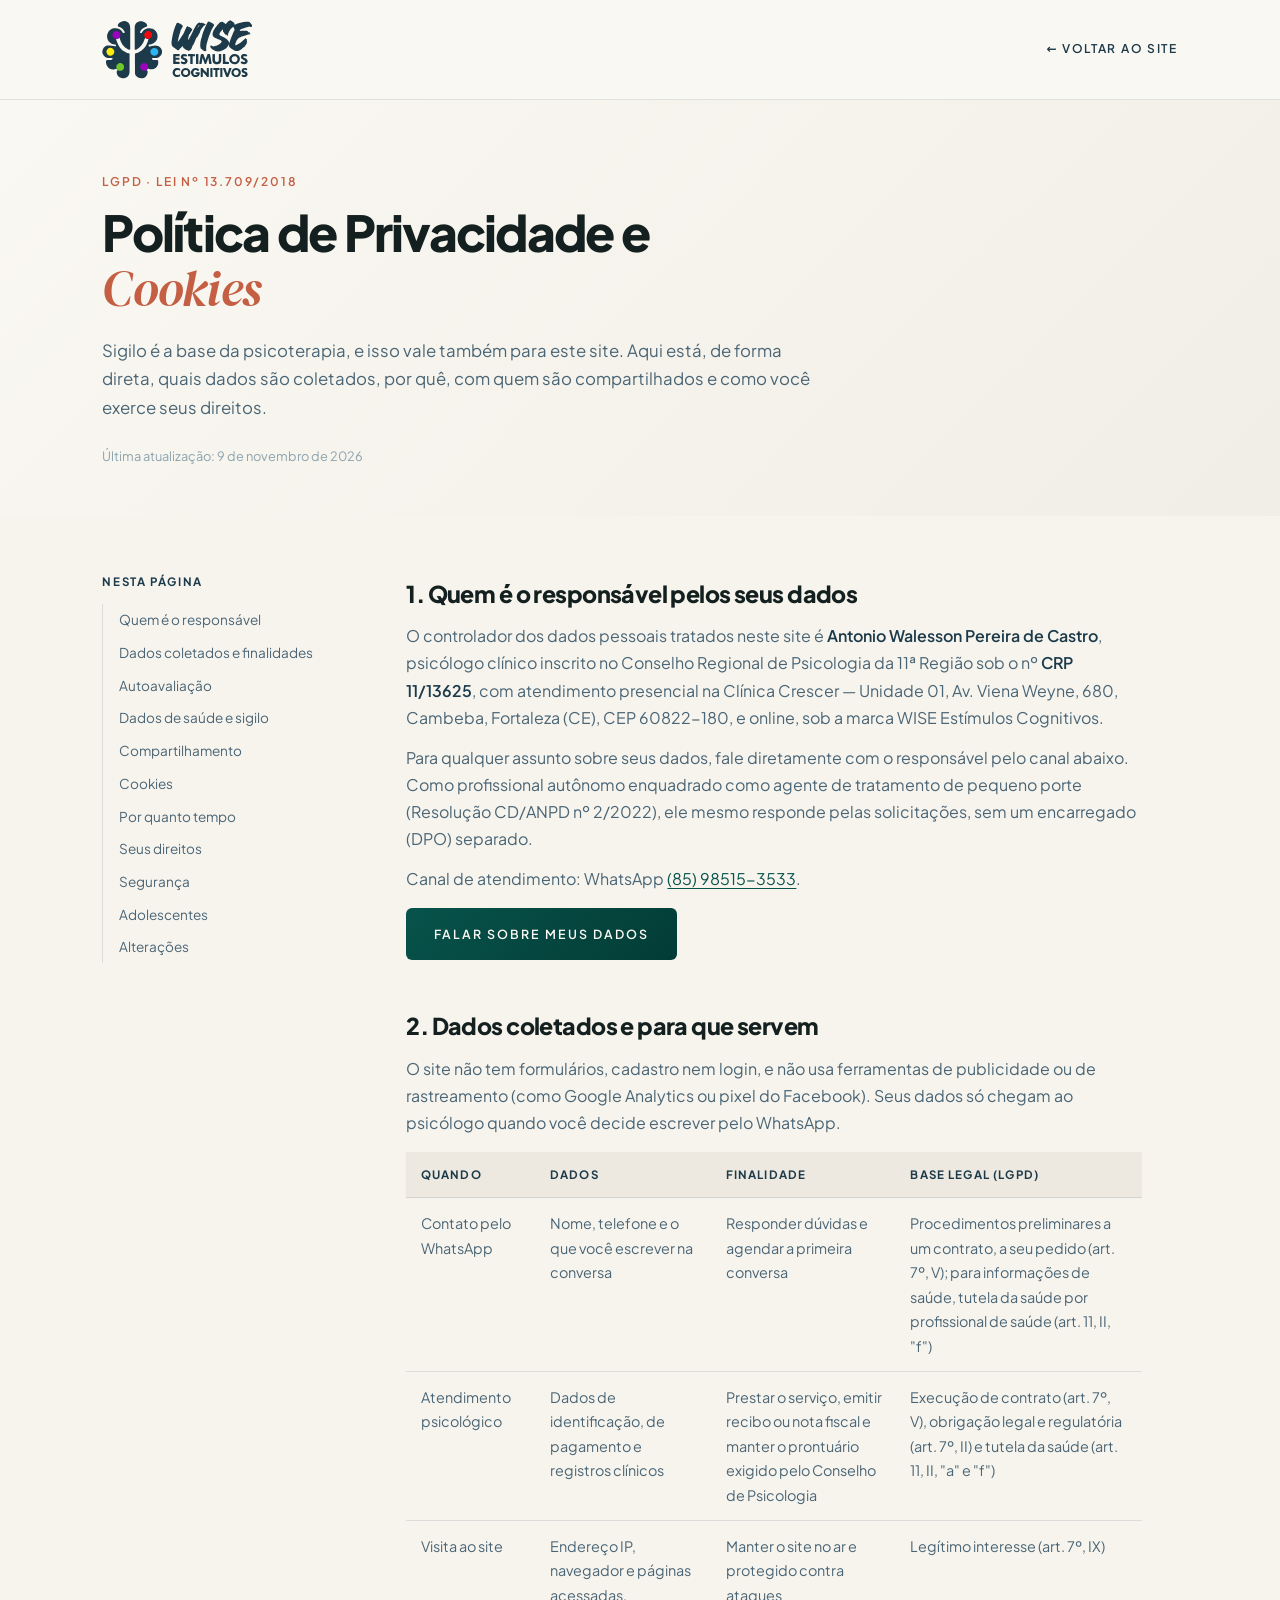
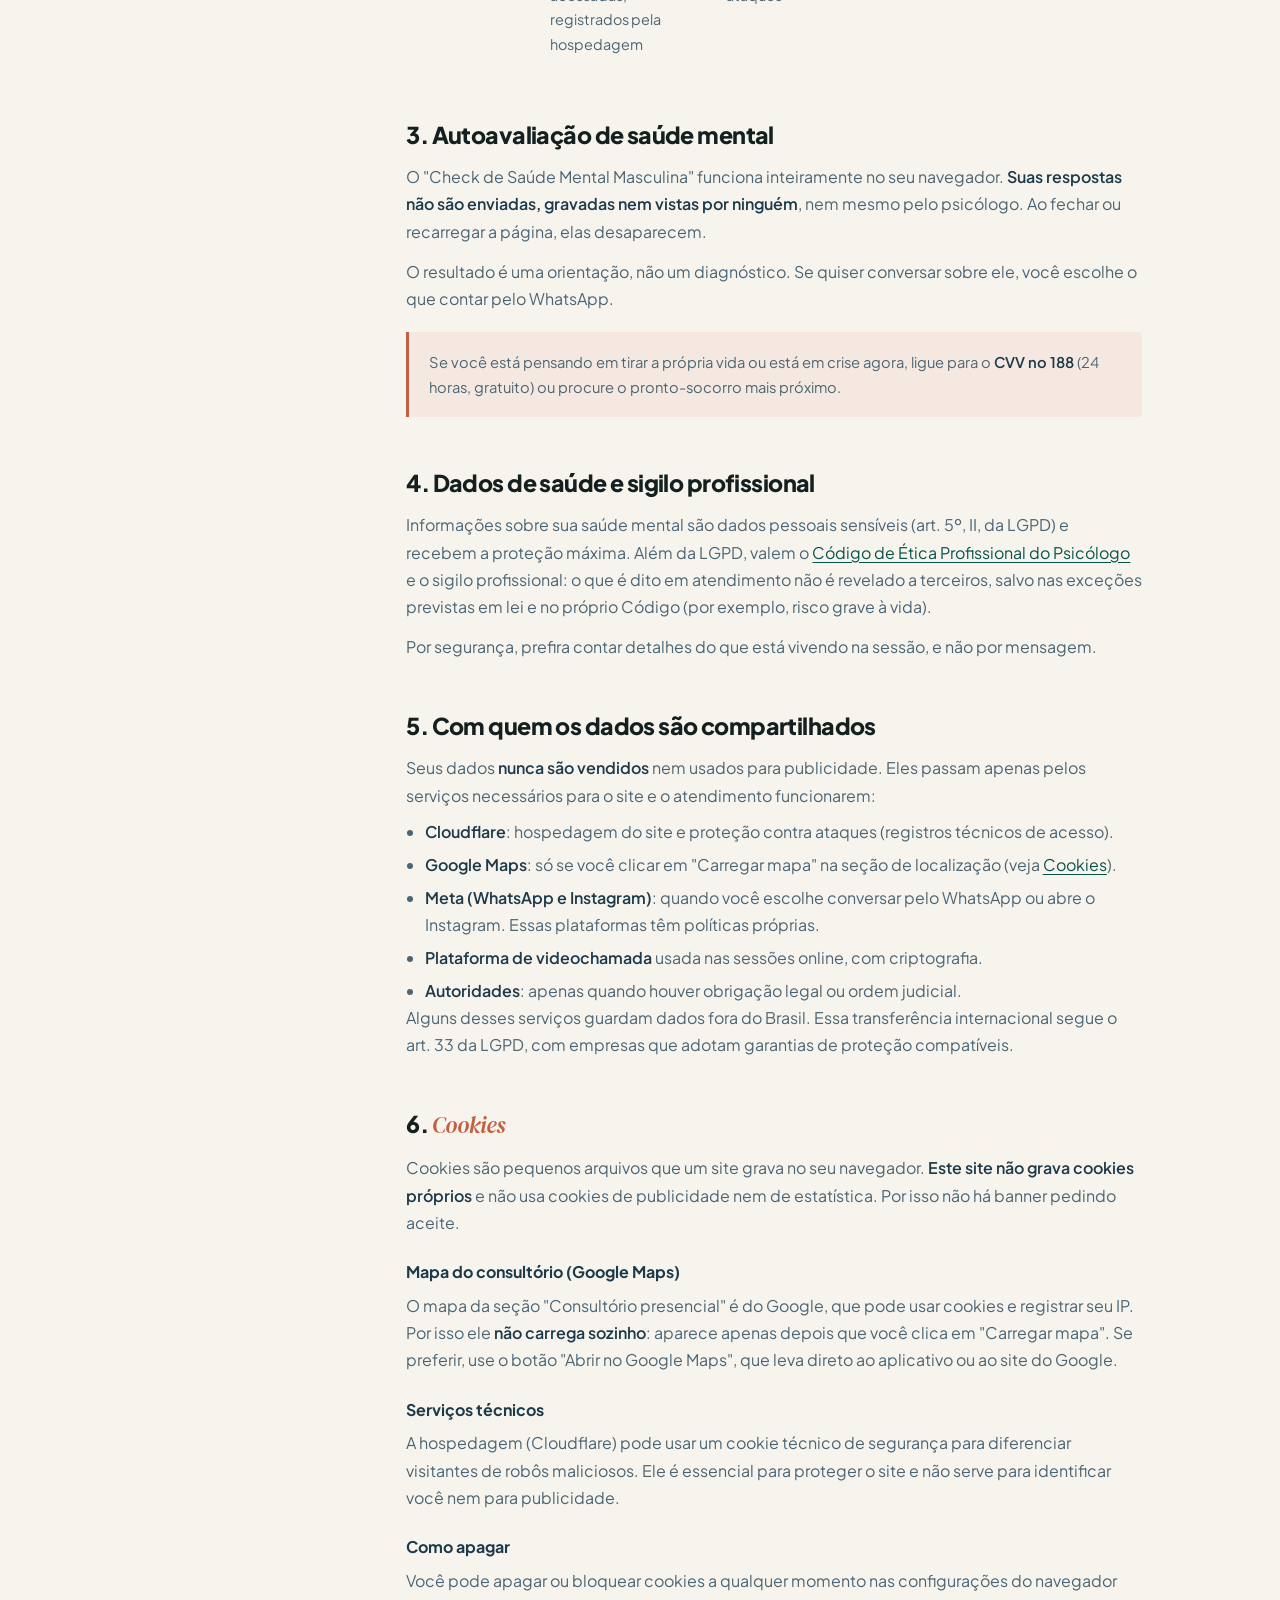
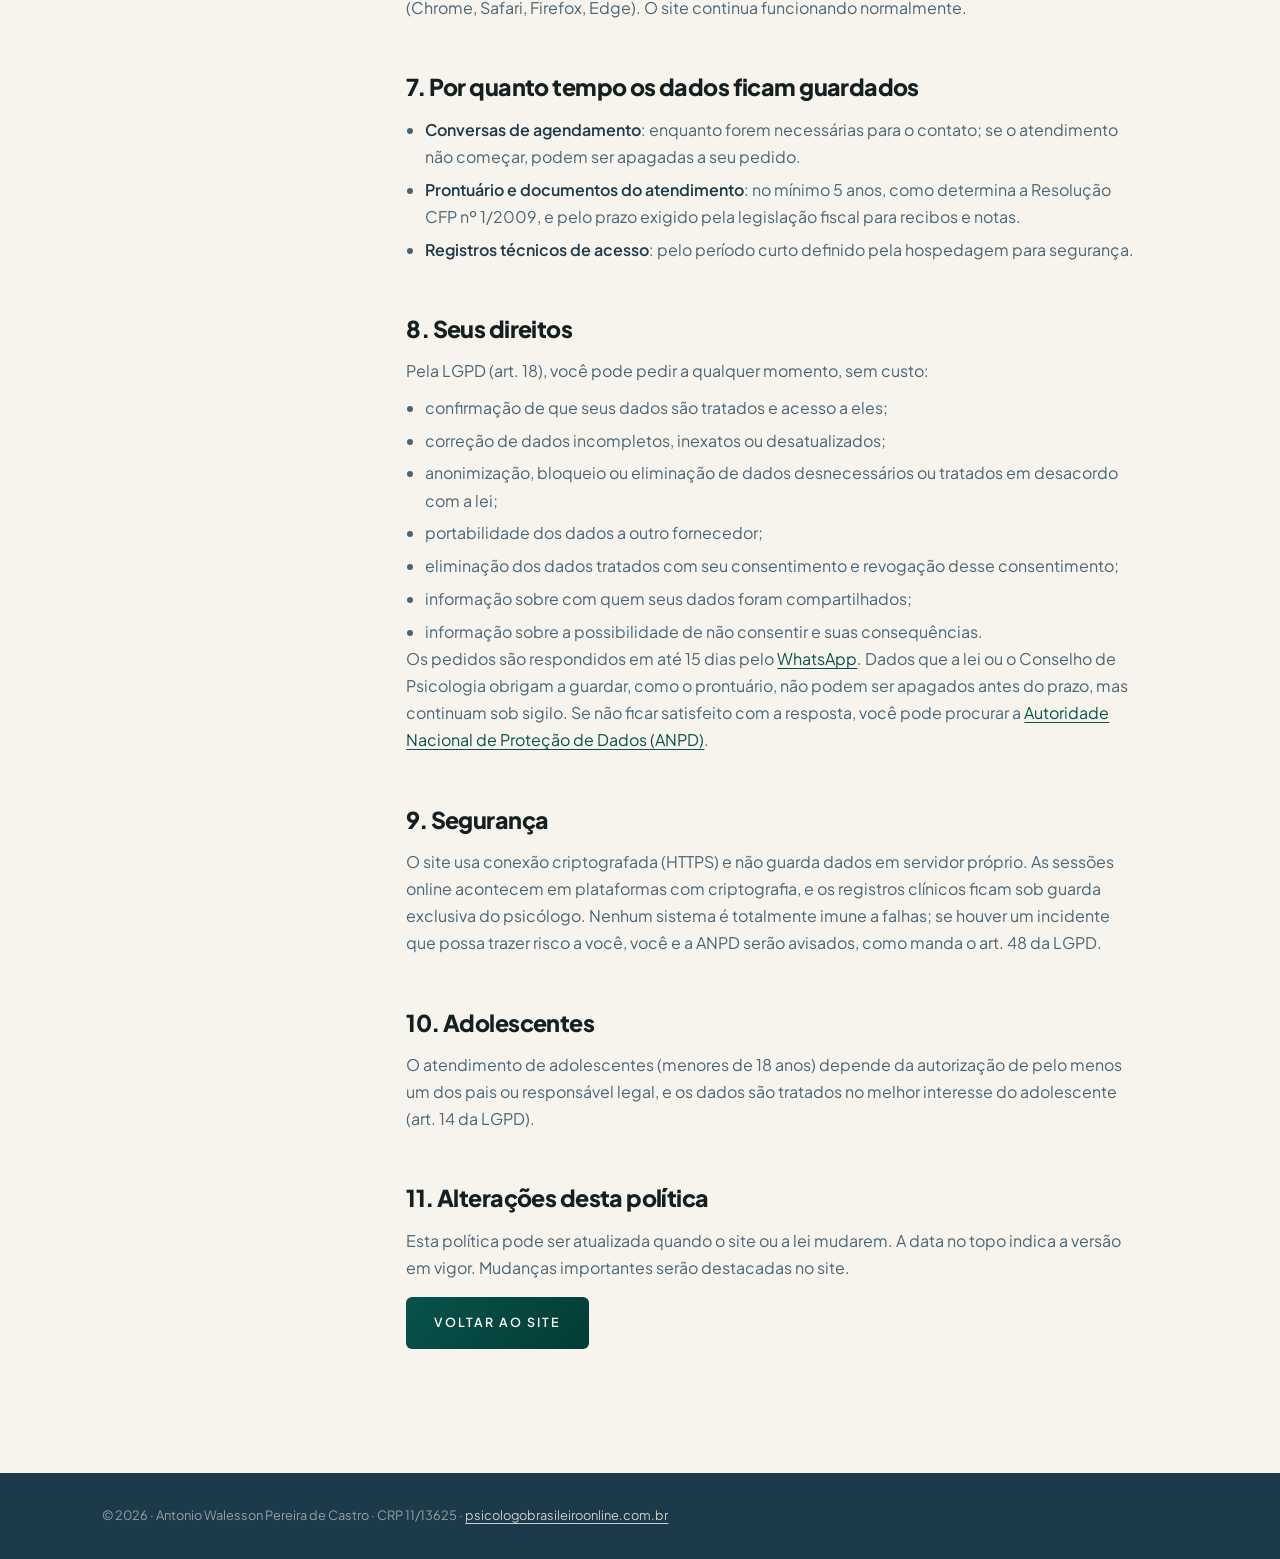
<file: politica-de-privacidade.html>
<!DOCTYPE html>
<html lang="pt-BR">
<head>
  <meta charset="UTF-8" />
  <meta name="viewport" content="width=device-width, initial-scale=1.0" />
  <title>Política de Privacidade e Cookies — Psicólogo Brasileiro Online</title>
  <meta name="description" content="Como o site de Antonio Walesson (CRP 11/13625) trata dados pessoais conforme a LGPD: contato pelo WhatsApp, autoavaliação, cookies e seus direitos." />
  <meta name="robots" content="index, follow" />
  <meta name="theme-color" content="#07534B" />
  <link rel="canonical" href="https://psicologobrasileiroonline.com.br/politica-de-privacidade.html" />
  <meta property="og:type" content="website" />
  <meta property="og:locale" content="pt_BR" />
  <meta property="og:site_name" content="Psicólogo Brasileiro Online — WISE Estímulos Cognitivos" />
  <meta property="og:title" content="Política de Privacidade e Cookies — Psicólogo Brasileiro Online" />
  <meta property="og:description" content="Como os dados pessoais são tratados neste site, conforme a LGPD." />
  <meta property="og:image" content="https://psicologobrasileiroonline.pages.dev/img/compartilhar.jpg" />
  <meta property="og:image:type" content="image/jpeg" />
  <meta property="og:image:width" content="1200" />
  <meta property="og:image:height" content="630" />
  <meta property="og:image:alt" content="Antonio Walesson, psicólogo clínico, sorrindo ao lado da frase: Você não precisa carregar tudo sozinho." />
  <meta name="twitter:card" content="summary_large_image" />
  <meta name="twitter:title" content="Política de Privacidade e Cookies — Psicólogo Brasileiro Online" />
  <meta name="twitter:description" content="Como os dados pessoais são tratados neste site, conforme a LGPD." />
  <meta name="twitter:image" content="https://psicologobrasileiroonline.pages.dev/img/compartilhar.jpg" />
  <link rel="icon" href="favicon.ico" sizes="48x48" />
  <link rel="icon" href="img/marca/favicon.svg" type="image/svg+xml" />
  <link rel="apple-touch-icon" href="img/marca/apple-touch-icon.png" />
  <link rel="stylesheet" href="css/fonts.css" />
  <style>
    :root {
      --cream: #F7F4EE; --cream-dark: #EDE9E0; --petrol: #1C3A4A; --ink: #13201F;
      --text-mid: #4A6575; --text-light: #8CA3AE; --rust: #C45F43; --forest: #07534B; --forest-deep: #033C36;
      --line: rgba(28,58,74,0.12);
    }
    *, *::before, *::after { box-sizing: border-box; margin: 0; padding: 0; }
    html { scroll-behavior: smooth; }
    @media (prefers-reduced-motion: reduce) { html { scroll-behavior: auto; } }
    body {
      background: var(--cream); color: var(--text-mid);
      font-family: 'Plus Jakarta Sans', system-ui, sans-serif; font-size: 1rem; line-height: 1.7;
    }
    a { color: var(--forest); text-underline-offset: 3px; }
    a:hover { color: var(--rust); }

    .top {
      display: flex; align-items: center; justify-content: space-between; gap: 1rem;
      padding: 1.25rem 8vw; border-bottom: 1px solid var(--line); background: #FAF8F2;
    }
    .top img { width: 150px; height: auto; display: block; }
    .back {
      display: inline-flex; align-items: center; gap: 0.5rem; min-height: 44px;
      font-size: 0.75rem; font-weight: 600; letter-spacing: 0.14em; text-transform: uppercase;
      color: var(--petrol); text-decoration: none;
    }

    .hero { padding: 4.5rem 8vw 3rem; background: linear-gradient(135deg, #FAF8F2 0%, #F0EEE6 100%); }
    .tag { font-size: 0.75rem; font-weight: 600; letter-spacing: 0.15em; text-transform: uppercase; color: var(--rust); margin-bottom: 0.9rem; }
    h1 {
      font-weight: 800; font-size: clamp(2rem, 4.2vw, 3.1rem); line-height: 1.08; letter-spacing: -0.035em;
      color: var(--ink); max-width: 18ch;
    }
    h1 em, h2 em { font-family: 'DM Serif Display', serif; font-weight: 400; font-style: italic; color: var(--rust); letter-spacing: -0.01em; }
    .lead { margin-top: 1.25rem; max-width: 60ch; font-size: 1.05rem; }
    .meta { margin-top: 1.5rem; font-size: 0.8rem; color: var(--text-light); }

    .wrap { display: grid; grid-template-columns: 15rem minmax(0, 46rem); gap: 4rem; padding: 3.5rem 8vw 5rem; }
    nav.toc { position: sticky; top: 2rem; align-self: start; font-size: 0.85rem; }
    nav.toc p { font-size: 0.72rem; font-weight: 700; letter-spacing: 0.14em; text-transform: uppercase; color: var(--petrol); margin-bottom: 0.75rem; }
    nav.toc ol { list-style: none; border-left: 1px solid var(--line); }
    nav.toc a { display: block; padding: 0.3rem 0 0.3rem 1rem; color: var(--text-mid); text-decoration: none; }
    nav.toc a:hover { color: var(--rust); }

    article section { padding-top: 0.5rem; margin-bottom: 2.75rem; scroll-margin-top: 1.5rem; }
    h2 { font-weight: 800; font-size: 1.45rem; line-height: 1.2; letter-spacing: -0.025em; color: var(--ink); margin-bottom: 0.9rem; }
    h3 { font-weight: 700; font-size: 1rem; color: var(--petrol); margin: 1.4rem 0 0.4rem; }
    article p + p { margin-top: 0.8rem; }
    article ul { margin: 0.6rem 0 0 1.15rem; }
    article li + li { margin-top: 0.35rem; }
    strong { color: var(--petrol); font-weight: 600; }

    .table { width: 100%; border-collapse: collapse; margin-top: 1rem; font-size: 0.9rem; }
    .table th, .table td { text-align: left; vertical-align: top; padding: 0.8rem 0.9rem; border-top: 1px solid var(--line); }
    .table th { font-size: 0.72rem; letter-spacing: 0.1em; text-transform: uppercase; color: var(--petrol); background: var(--cream-dark); border-top: 0; }
    .table-scroll { overflow-x: auto; }

    .note {
      margin-top: 1.25rem; padding: 1.1rem 1.25rem; border-left: 3px solid var(--forest);
      background: rgba(7,83,75,0.06); border-radius: 0 4px 4px 0; font-size: 0.92rem;
    }
    .crisis { border-left-color: var(--rust); background: rgba(196,95,67,0.08); }

    .cta {
      display: inline-flex; align-items: center; justify-content: center; min-height: 52px; padding: 0 1.75rem; margin-top: 1rem;
      border-radius: 6px; background: linear-gradient(135deg, var(--forest) 0%, var(--forest-deep) 100%);
      color: #FAF8F2; text-decoration: none; font-size: 0.78rem; font-weight: 600; letter-spacing: 0.16em; text-transform: uppercase;
    }
    .cta:hover { color: #FAF8F2; }

    footer { padding: 2rem 8vw; background: var(--petrol); color: rgba(247,244,238,0.55); font-size: 0.8rem; }
    footer a { color: rgba(247,244,238,0.8); }

    @media (max-width: 860px) {
      .wrap { grid-template-columns: minmax(0, 1fr); gap: 2rem; padding: 2.5rem 24px 4rem; }
      nav.toc { position: static; }
      .top, .hero, footer { padding-left: 24px; padding-right: 24px; }
      .hero { padding-top: 3rem; }
      .top img { width: 120px; }
    }
  </style>
</head>
<body>

<header class="top">
  <a href="./" aria-label="Página inicial"><img src="img/marca/logo-wise.svg" alt="WISE Estímulos Cognitivos" width="1150" height="450" /></a>
  <a class="back" href="./">← Voltar ao site</a>
</header>

<div class="hero">
  <p class="tag">LGPD · Lei nº 13.709/2018</p>
  <h1>Política de Privacidade e <em>Cookies</em></h1>
  <p class="lead">Sigilo é a base da psicoterapia, e isso vale também para este site. Aqui está, de forma direta, quais dados são coletados, por quê, com quem são compartilhados e como você exerce seus direitos.</p>
  <p class="meta">Última atualização: 9 de novembro de 2026</p>
</div>

<div class="wrap">
  <nav class="toc" aria-label="Nesta página">
    <p>Nesta página</p>
    <ol>
      <li><a href="#controlador">Quem é o responsável</a></li>
      <li><a href="#dados">Dados coletados e finalidades</a></li>
      <li><a href="#autoavaliacao">Autoavaliação</a></li>
      <li><a href="#saude">Dados de saúde e sigilo</a></li>
      <li><a href="#compartilhamento">Compartilhamento</a></li>
      <li><a href="#cookies">Cookies</a></li>
      <li><a href="#retencao">Por quanto tempo</a></li>
      <li><a href="#direitos">Seus direitos</a></li>
      <li><a href="#seguranca">Segurança</a></li>
      <li><a href="#adolescentes">Adolescentes</a></li>
      <li><a href="#alteracoes">Alterações</a></li>
    </ol>
  </nav>

  <article>
    <section id="controlador">
      <h2>1. Quem é o responsável pelos seus dados</h2>
      <p>O controlador dos dados pessoais tratados neste site é <strong>Antonio Walesson Pereira de Castro</strong>, psicólogo clínico inscrito no Conselho Regional de Psicologia da 11ª Região sob o nº <strong>CRP 11/13625</strong>, com atendimento presencial na Clínica Crescer — Unidade 01, Av. Viena Weyne, 680, Cambeba, Fortaleza (CE), CEP 60822-180, e online, sob a marca WISE Estímulos Cognitivos.</p>
      <p>Para qualquer assunto sobre seus dados, fale diretamente com o responsável pelo canal abaixo. Como profissional autônomo enquadrado como agente de tratamento de pequeno porte (Resolução CD/ANPD nº 2/2022), ele mesmo responde pelas solicitações, sem um encarregado (DPO) separado.</p>
      <p>Canal de atendimento: WhatsApp <a href="https://wa.me/5585985153533" target="_blank" rel="noopener">(85) 98515-3533</a>.</p>
      <a class="cta" href="https://wa.me/message/Z5P3WIFHEBGJJ1" target="_blank" rel="noopener">Falar sobre meus dados</a>
    </section>

    <section id="dados">
      <h2>2. Dados coletados e para que servem</h2>
      <p>O site não tem formulários, cadastro nem login, e não usa ferramentas de publicidade ou de rastreamento (como Google Analytics ou pixel do Facebook). Seus dados só chegam ao psicólogo quando você decide escrever pelo WhatsApp.</p>
      <div class="table-scroll">
        <table class="table">
          <thead><tr><th>Quando</th><th>Dados</th><th>Finalidade</th><th>Base legal (LGPD)</th></tr></thead>
          <tbody>
            <tr>
              <td>Contato pelo WhatsApp</td>
              <td>Nome, telefone e o que você escrever na conversa</td>
              <td>Responder dúvidas e agendar a primeira conversa</td>
              <td>Procedimentos preliminares a um contrato, a seu pedido (art. 7º, V); para informações de saúde, tutela da saúde por profissional de saúde (art. 11, II, "f")</td>
            </tr>
            <tr>
              <td>Atendimento psicológico</td>
              <td>Dados de identificação, de pagamento e registros clínicos</td>
              <td>Prestar o serviço, emitir recibo ou nota fiscal e manter o prontuário exigido pelo Conselho de Psicologia</td>
              <td>Execução de contrato (art. 7º, V), obrigação legal e regulatória (art. 7º, II) e tutela da saúde (art. 11, II, "a" e "f")</td>
            </tr>
            <tr>
              <td>Visita ao site</td>
              <td>Endereço IP, navegador e páginas acessadas, registrados pela hospedagem</td>
              <td>Manter o site no ar e protegido contra ataques</td>
              <td>Legítimo interesse (art. 7º, IX)</td>
            </tr>
          </tbody>
        </table>
      </div>
    </section>

    <section id="autoavaliacao">
      <h2>3. Autoavaliação de saúde mental</h2>
      <p>O "Check de Saúde Mental Masculina" funciona inteiramente no seu navegador. <strong>Suas respostas não são enviadas, gravadas nem vistas por ninguém</strong>, nem mesmo pelo psicólogo. Ao fechar ou recarregar a página, elas desaparecem.</p>
      <p>O resultado é uma orientação, não um diagnóstico. Se quiser conversar sobre ele, você escolhe o que contar pelo WhatsApp.</p>
      <p class="note crisis">Se você está pensando em tirar a própria vida ou está em crise agora, ligue para o <strong>CVV no 188</strong> (24 horas, gratuito) ou procure o pronto-socorro mais próximo.</p>
    </section>

    <section id="saude">
      <h2>4. Dados de saúde e sigilo profissional</h2>
      <p>Informações sobre sua saúde mental são dados pessoais sensíveis (art. 5º, II, da LGPD) e recebem a proteção máxima. Além da LGPD, valem o <a href="https://site.cfp.org.br/cfp/codigo-de-etica/" target="_blank" rel="noopener">Código de Ética Profissional do Psicólogo</a> e o sigilo profissional: o que é dito em atendimento não é revelado a terceiros, salvo nas exceções previstas em lei e no próprio Código (por exemplo, risco grave à vida).</p>
      <p>Por segurança, prefira contar detalhes do que está vivendo na sessão, e não por mensagem.</p>
    </section>

    <section id="compartilhamento">
      <h2>5. Com quem os dados são compartilhados</h2>
      <p>Seus dados <strong>nunca são vendidos</strong> nem usados para publicidade. Eles passam apenas pelos serviços necessários para o site e o atendimento funcionarem:</p>
      <ul>
        <li><strong>Cloudflare</strong>: hospedagem do site e proteção contra ataques (registros técnicos de acesso).</li>
        <li><strong>Google Maps</strong>: só se você clicar em "Carregar mapa" na seção de localização (veja <a href="#cookies">Cookies</a>).</li>
        <li><strong>Meta (WhatsApp e Instagram)</strong>: quando você escolhe conversar pelo WhatsApp ou abre o Instagram. Essas plataformas têm políticas próprias.</li>
        <li><strong>Plataforma de videochamada</strong> usada nas sessões online, com criptografia.</li>
        <li><strong>Autoridades</strong>: apenas quando houver obrigação legal ou ordem judicial.</li>
      </ul>
      <p>Alguns desses serviços guardam dados fora do Brasil. Essa transferência internacional segue o art. 33 da LGPD, com empresas que adotam garantias de proteção compatíveis.</p>
    </section>

    <section id="cookies">
      <h2>6. <em>Cookies</em></h2>
      <p>Cookies são pequenos arquivos que um site grava no seu navegador. <strong>Este site não grava cookies próprios</strong> e não usa cookies de publicidade nem de estatística. Por isso não há banner pedindo aceite.</p>
      <h3>Mapa do consultório (Google Maps)</h3>
      <p>O mapa da seção "Consultório presencial" é do Google, que pode usar cookies e registrar seu IP. Por isso ele <strong>não carrega sozinho</strong>: aparece apenas depois que você clica em "Carregar mapa". Se preferir, use o botão "Abrir no Google Maps", que leva direto ao aplicativo ou ao site do Google.</p>
      <h3>Serviços técnicos</h3>
      <p>A hospedagem (Cloudflare) pode usar um cookie técnico de segurança para diferenciar visitantes de robôs maliciosos. Ele é essencial para proteger o site e não serve para identificar você nem para publicidade.</p>
      <h3>Como apagar</h3>
      <p>Você pode apagar ou bloquear cookies a qualquer momento nas configurações do navegador (Chrome, Safari, Firefox, Edge). O site continua funcionando normalmente.</p>
    </section>

    <section id="retencao">
      <h2>7. Por quanto tempo os dados ficam guardados</h2>
      <ul>
        <li><strong>Conversas de agendamento</strong>: enquanto forem necessárias para o contato; se o atendimento não começar, podem ser apagadas a seu pedido.</li>
        <li><strong>Prontuário e documentos do atendimento</strong>: no mínimo 5 anos, como determina a Resolução CFP nº 1/2009, e pelo prazo exigido pela legislação fiscal para recibos e notas.</li>
        <li><strong>Registros técnicos de acesso</strong>: pelo período curto definido pela hospedagem para segurança.</li>
      </ul>
    </section>

    <section id="direitos">
      <h2>8. Seus direitos</h2>
      <p>Pela LGPD (art. 18), você pode pedir a qualquer momento, sem custo:</p>
      <ul>
        <li>confirmação de que seus dados são tratados e acesso a eles;</li>
        <li>correção de dados incompletos, inexatos ou desatualizados;</li>
        <li>anonimização, bloqueio ou eliminação de dados desnecessários ou tratados em desacordo com a lei;</li>
        <li>portabilidade dos dados a outro fornecedor;</li>
        <li>eliminação dos dados tratados com seu consentimento e revogação desse consentimento;</li>
        <li>informação sobre com quem seus dados foram compartilhados;</li>
        <li>informação sobre a possibilidade de não consentir e suas consequências.</li>
      </ul>
      <p>Os pedidos são respondidos em até 15 dias pelo <a href="https://wa.me/message/Z5P3WIFHEBGJJ1" target="_blank" rel="noopener">WhatsApp</a>. Dados que a lei ou o Conselho de Psicologia obrigam a guardar, como o prontuário, não podem ser apagados antes do prazo, mas continuam sob sigilo. Se não ficar satisfeito com a resposta, você pode procurar a <a href="https://www.gov.br/anpd" target="_blank" rel="noopener">Autoridade Nacional de Proteção de Dados (ANPD)</a>.</p>
    </section>

    <section id="seguranca">
      <h2>9. Segurança</h2>
      <p>O site usa conexão criptografada (HTTPS) e não guarda dados em servidor próprio. As sessões online acontecem em plataformas com criptografia, e os registros clínicos ficam sob guarda exclusiva do psicólogo. Nenhum sistema é totalmente imune a falhas; se houver um incidente que possa trazer risco a você, você e a ANPD serão avisados, como manda o art. 48 da LGPD.</p>
    </section>

    <section id="adolescentes">
      <h2>10. Adolescentes</h2>
      <p>O atendimento de adolescentes (menores de 18 anos) depende da autorização de pelo menos um dos pais ou responsável legal, e os dados são tratados no melhor interesse do adolescente (art. 14 da LGPD).</p>
    </section>

    <section id="alteracoes">
      <h2>11. Alterações desta política</h2>
      <p>Esta política pode ser atualizada quando o site ou a lei mudarem. A data no topo indica a versão em vigor. Mudanças importantes serão destacadas no site.</p>
      <a class="cta" href="./">Voltar ao site</a>
    </section>
  </article>
</div>

<footer>
  © 2026 · Antonio Walesson Pereira de Castro · CRP 11/13625 · <a href="./">psicologobrasileiroonline.com.br</a>
</footer>

</body>
</html>
</file>
<file: css/fonts.css>
/* Fontes hospedadas no próprio site (antes: Google Fonts) — sem requisição a terceiros.
   Plus Jakarta Sans é variável: um arquivo por subconjunto cobre os pesos 300–800. */

/* DM Serif Display 400 italic — latin-ext */
@font-face {
  font-family: 'DM Serif Display';
  font-style: italic;
  font-weight: 400;
  font-display: swap;
  src: url(../fonts/dm-serif-display-italic-latin-ext.woff2) format('woff2');
  unicode-range: U+0100-02BA, U+02BD-02C5, U+02C7-02CC, U+02CE-02D7, U+02DD-02FF, U+0304, U+0308, U+0329, U+1D00-1DBF, U+1E00-1E9F, U+1EF2-1EFF, U+2020, U+20A0-20AB, U+20AD-20C4, U+2113, U+2C60-2C7F, U+A720-A7FF;
}

/* DM Serif Display 400 italic — latin */
@font-face {
  font-family: 'DM Serif Display';
  font-style: italic;
  font-weight: 400;
  font-display: swap;
  src: url(../fonts/dm-serif-display-italic-latin.woff2) format('woff2');
  unicode-range: U+0000-00FF, U+0131, U+0152-0153, U+02BB-02BC, U+02C6, U+02DA, U+02DC, U+0304, U+0308, U+0329, U+2000-206F, U+20AC, U+2122, U+2191, U+2193, U+2212, U+2215, U+FEFF, U+FFFD;
}

/* DM Serif Display 400 normal — latin-ext */
@font-face {
  font-family: 'DM Serif Display';
  font-style: normal;
  font-weight: 400;
  font-display: swap;
  src: url(../fonts/dm-serif-display-latin-ext.woff2) format('woff2');
  unicode-range: U+0100-02BA, U+02BD-02C5, U+02C7-02CC, U+02CE-02D7, U+02DD-02FF, U+0304, U+0308, U+0329, U+1D00-1DBF, U+1E00-1E9F, U+1EF2-1EFF, U+2020, U+20A0-20AB, U+20AD-20C4, U+2113, U+2C60-2C7F, U+A720-A7FF;
}

/* DM Serif Display 400 normal — latin */
@font-face {
  font-family: 'DM Serif Display';
  font-style: normal;
  font-weight: 400;
  font-display: swap;
  src: url(../fonts/dm-serif-display-latin.woff2) format('woff2');
  unicode-range: U+0000-00FF, U+0131, U+0152-0153, U+02BB-02BC, U+02C6, U+02DA, U+02DC, U+0304, U+0308, U+0329, U+2000-206F, U+20AC, U+2122, U+2191, U+2193, U+2212, U+2215, U+FEFF, U+FFFD;
}

/* Plus Jakarta Sans 400 italic — latin-ext */
@font-face {
  font-family: 'Plus Jakarta Sans';
  font-style: italic;
  font-weight: 400;
  font-display: swap;
  src: url(../fonts/plus-jakarta-sans-italic-latin-ext.woff2) format('woff2');
  unicode-range: U+0100-02BA, U+02BD-02C5, U+02C7-02CC, U+02CE-02D7, U+02DD-02FF, U+0304, U+0308, U+0329, U+1D00-1DBF, U+1E00-1E9F, U+1EF2-1EFF, U+2020, U+20A0-20AB, U+20AD-20C4, U+2113, U+2C60-2C7F, U+A720-A7FF;
}

/* Plus Jakarta Sans 400 italic — latin */
@font-face {
  font-family: 'Plus Jakarta Sans';
  font-style: italic;
  font-weight: 400;
  font-display: swap;
  src: url(../fonts/plus-jakarta-sans-italic-latin.woff2) format('woff2');
  unicode-range: U+0000-00FF, U+0131, U+0152-0153, U+02BB-02BC, U+02C6, U+02DA, U+02DC, U+0304, U+0308, U+0329, U+2000-206F, U+20AC, U+2122, U+2191, U+2193, U+2212, U+2215, U+FEFF, U+FFFD;
}

/* Plus Jakarta Sans 300 normal — latin-ext */
@font-face {
  font-family: 'Plus Jakarta Sans';
  font-style: normal;
  font-weight: 300;
  font-display: swap;
  src: url(../fonts/plus-jakarta-sans-latin-ext.woff2) format('woff2');
  unicode-range: U+0100-02BA, U+02BD-02C5, U+02C7-02CC, U+02CE-02D7, U+02DD-02FF, U+0304, U+0308, U+0329, U+1D00-1DBF, U+1E00-1E9F, U+1EF2-1EFF, U+2020, U+20A0-20AB, U+20AD-20C4, U+2113, U+2C60-2C7F, U+A720-A7FF;
}

/* Plus Jakarta Sans 300 normal — latin */
@font-face {
  font-family: 'Plus Jakarta Sans';
  font-style: normal;
  font-weight: 300;
  font-display: swap;
  src: url(../fonts/plus-jakarta-sans-latin.woff2) format('woff2');
  unicode-range: U+0000-00FF, U+0131, U+0152-0153, U+02BB-02BC, U+02C6, U+02DA, U+02DC, U+0304, U+0308, U+0329, U+2000-206F, U+20AC, U+2122, U+2191, U+2193, U+2212, U+2215, U+FEFF, U+FFFD;
}

/* Plus Jakarta Sans 400 normal — latin-ext */
@font-face {
  font-family: 'Plus Jakarta Sans';
  font-style: normal;
  font-weight: 400;
  font-display: swap;
  src: url(../fonts/plus-jakarta-sans-latin-ext.woff2) format('woff2');
  unicode-range: U+0100-02BA, U+02BD-02C5, U+02C7-02CC, U+02CE-02D7, U+02DD-02FF, U+0304, U+0308, U+0329, U+1D00-1DBF, U+1E00-1E9F, U+1EF2-1EFF, U+2020, U+20A0-20AB, U+20AD-20C4, U+2113, U+2C60-2C7F, U+A720-A7FF;
}

/* Plus Jakarta Sans 400 normal — latin */
@font-face {
  font-family: 'Plus Jakarta Sans';
  font-style: normal;
  font-weight: 400;
  font-display: swap;
  src: url(../fonts/plus-jakarta-sans-latin.woff2) format('woff2');
  unicode-range: U+0000-00FF, U+0131, U+0152-0153, U+02BB-02BC, U+02C6, U+02DA, U+02DC, U+0304, U+0308, U+0329, U+2000-206F, U+20AC, U+2122, U+2191, U+2193, U+2212, U+2215, U+FEFF, U+FFFD;
}

/* Plus Jakarta Sans 500 normal — latin-ext */
@font-face {
  font-family: 'Plus Jakarta Sans';
  font-style: normal;
  font-weight: 500;
  font-display: swap;
  src: url(../fonts/plus-jakarta-sans-latin-ext.woff2) format('woff2');
  unicode-range: U+0100-02BA, U+02BD-02C5, U+02C7-02CC, U+02CE-02D7, U+02DD-02FF, U+0304, U+0308, U+0329, U+1D00-1DBF, U+1E00-1E9F, U+1EF2-1EFF, U+2020, U+20A0-20AB, U+20AD-20C4, U+2113, U+2C60-2C7F, U+A720-A7FF;
}

/* Plus Jakarta Sans 500 normal — latin */
@font-face {
  font-family: 'Plus Jakarta Sans';
  font-style: normal;
  font-weight: 500;
  font-display: swap;
  src: url(../fonts/plus-jakarta-sans-latin.woff2) format('woff2');
  unicode-range: U+0000-00FF, U+0131, U+0152-0153, U+02BB-02BC, U+02C6, U+02DA, U+02DC, U+0304, U+0308, U+0329, U+2000-206F, U+20AC, U+2122, U+2191, U+2193, U+2212, U+2215, U+FEFF, U+FFFD;
}

/* Plus Jakarta Sans 600 normal — latin-ext */
@font-face {
  font-family: 'Plus Jakarta Sans';
  font-style: normal;
  font-weight: 600;
  font-display: swap;
  src: url(../fonts/plus-jakarta-sans-latin-ext.woff2) format('woff2');
  unicode-range: U+0100-02BA, U+02BD-02C5, U+02C7-02CC, U+02CE-02D7, U+02DD-02FF, U+0304, U+0308, U+0329, U+1D00-1DBF, U+1E00-1E9F, U+1EF2-1EFF, U+2020, U+20A0-20AB, U+20AD-20C4, U+2113, U+2C60-2C7F, U+A720-A7FF;
}

/* Plus Jakarta Sans 600 normal — latin */
@font-face {
  font-family: 'Plus Jakarta Sans';
  font-style: normal;
  font-weight: 600;
  font-display: swap;
  src: url(../fonts/plus-jakarta-sans-latin.woff2) format('woff2');
  unicode-range: U+0000-00FF, U+0131, U+0152-0153, U+02BB-02BC, U+02C6, U+02DA, U+02DC, U+0304, U+0308, U+0329, U+2000-206F, U+20AC, U+2122, U+2191, U+2193, U+2212, U+2215, U+FEFF, U+FFFD;
}

/* Plus Jakarta Sans 700 normal — latin-ext */
@font-face {
  font-family: 'Plus Jakarta Sans';
  font-style: normal;
  font-weight: 700;
  font-display: swap;
  src: url(../fonts/plus-jakarta-sans-latin-ext.woff2) format('woff2');
  unicode-range: U+0100-02BA, U+02BD-02C5, U+02C7-02CC, U+02CE-02D7, U+02DD-02FF, U+0304, U+0308, U+0329, U+1D00-1DBF, U+1E00-1E9F, U+1EF2-1EFF, U+2020, U+20A0-20AB, U+20AD-20C4, U+2113, U+2C60-2C7F, U+A720-A7FF;
}

/* Plus Jakarta Sans 700 normal — latin */
@font-face {
  font-family: 'Plus Jakarta Sans';
  font-style: normal;
  font-weight: 700;
  font-display: swap;
  src: url(../fonts/plus-jakarta-sans-latin.woff2) format('woff2');
  unicode-range: U+0000-00FF, U+0131, U+0152-0153, U+02BB-02BC, U+02C6, U+02DA, U+02DC, U+0304, U+0308, U+0329, U+2000-206F, U+20AC, U+2122, U+2191, U+2193, U+2212, U+2215, U+FEFF, U+FFFD;
}

/* Plus Jakarta Sans 800 normal — latin-ext */
@font-face {
  font-family: 'Plus Jakarta Sans';
  font-style: normal;
  font-weight: 800;
  font-display: swap;
  src: url(../fonts/plus-jakarta-sans-latin-ext.woff2) format('woff2');
  unicode-range: U+0100-02BA, U+02BD-02C5, U+02C7-02CC, U+02CE-02D7, U+02DD-02FF, U+0304, U+0308, U+0329, U+1D00-1DBF, U+1E00-1E9F, U+1EF2-1EFF, U+2020, U+20A0-20AB, U+20AD-20C4, U+2113, U+2C60-2C7F, U+A720-A7FF;
}

/* Plus Jakarta Sans 800 normal — latin */
@font-face {
  font-family: 'Plus Jakarta Sans';
  font-style: normal;
  font-weight: 800;
  font-display: swap;
  src: url(../fonts/plus-jakarta-sans-latin.woff2) format('woff2');
  unicode-range: U+0000-00FF, U+0131, U+0152-0153, U+02BB-02BC, U+02C6, U+02DA, U+02DC, U+0304, U+0308, U+0329, U+2000-206F, U+20AC, U+2122, U+2191, U+2193, U+2212, U+2215, U+FEFF, U+FFFD;
}
</file>
<file: css/base.css>
/* Estilos base do site (1º bloco; vem ANTES de effects.css) */

*, *::before, *::after { box-sizing: border-box; margin: 0; padding: 0; }
/* botões e campos não herdam a fonte por padrão (caíam em Arial) */
button, input, select, textarea { font-family: inherit; }

:root {
  --petrol:       #1C3A4A;
  --petrol-light: #2B526A;
  --cream:        #F7F4EE;
  --cream-dark:   #EDE9E0;
  --sage:         #7A9E8E;
  --terra:        #C4826A;
  --gold:         #B8963E;
  --text-dark:    #1C3A4A;
  --text-mid:     #4A6575;
  --text-light:   #8CA3AE;
}

html { scroll-behavior: smooth; }
body {
  font-family: 'Plus Jakarta Sans', sans-serif;
  background: var(--cream);
  color: var(--text-dark);
  overflow-x: hidden;
}

/* ─── BRAIN SVG (reused) ─── */
.brain-svg { flex-shrink: 0; }

/* ─── NAV ─── */
nav {
  position: fixed; top: 0; left: 0; right: 0; z-index: 200;
  display: flex; align-items: center; justify-content: space-between;
  padding: 0.9rem 5vw;
  background: rgba(247,244,238,0.92);
  backdrop-filter: blur(14px);
  border-bottom: 1px solid rgba(28,58,74,0.1);
}
.nav-logo {
  display: flex; align-items: center; gap: 0.55rem;
  text-decoration: none;
}
.nav-links { display: flex; gap: 2rem; list-style: none; }
.nav-links a {
  font-size: 0.78rem; font-weight: 500; letter-spacing: 0.07em;
  text-transform: uppercase; color: var(--text-mid);
  text-decoration: none; transition: color 0.2s;
}
.nav-links a:hover { color: var(--terra); }
.nav-cta {
  font-size: 0.78rem; font-weight: 600; letter-spacing: 0.06em;
  text-transform: uppercase; color: var(--cream);
  background: var(--terra); border: none; cursor: pointer;
  padding: 0.6rem 1.3rem; border-radius: 2px;
  text-decoration: none; transition: background 0.2s;
}
.nav-cta:hover { background: #b5704f; }


/* ─── IDENTIFICAÇÃO ─── */
.identify {
  padding: 6rem 8vw;
  background: var(--cream-dark);
}
.section-tag {
  font-size: 0.68rem; font-weight: 600; letter-spacing: 0.15em;
  text-transform: uppercase; color: var(--terra);
  margin-bottom: 0.75rem;
}
.section-h2 {
  font-family: 'DM Serif Display', serif;
  font-size: clamp(1.7rem, 2.6vw, 2.4rem);
  color: var(--petrol); letter-spacing: -0.015em;
  line-height: 1.2; margin-bottom: 3rem;
}
.id-card {
  background: var(--cream); padding: 2rem 1.75rem;
  transition: background 0.2s;
}
.id-card:hover { background: #fff; }
.id-icon {
  font-size: 1.6rem; margin-bottom: 1rem; display: block;
}
.id-card h3 {
  font-family: 'DM Serif Display', serif;
  font-size: 1rem; color: var(--petrol); margin-bottom: 0.5rem;
}
.id-card p {
  font-size: 0.82rem; line-height: 1.65; color: var(--text-mid);
}

/* ─── SOBRE ─── */
.about {
  display: grid; grid-template-columns: 1fr 1fr;
  min-height: 75vh;
}
.about-img-wrap {
  position: relative; overflow: hidden;
  background: var(--petrol-light);
}
.about-img {
  width: 100%; height: 100%; object-fit: cover;
  object-position: top center; opacity: 0.55; display: block;
}
.about-badge-crp {
  position: absolute; top: 2rem; left: 2rem;
  background: var(--terra); color: var(--cream);
  padding: 0.6rem 1rem; border-radius: 2px;
  font-size: 0.7rem; font-weight: 600; letter-spacing: 0.1em;
  text-transform: uppercase;
}
.about-content {
  background: var(--petrol);
  display: flex; flex-direction: column; justify-content: center;
  padding: 5rem 5vw 5rem 5vw;
}
.about-content .section-tag { color: var(--sage); }
.about-content .section-h2 { color: var(--cream); margin-bottom: 1.25rem; }
.about-content p {
  font-size: 0.92rem; line-height: 1.8;
  color: rgba(247,244,238,0.65); margin-bottom: 1rem; max-width: 46ch;
}
.about-btn {
  display: inline-flex; align-items: center; gap: 0.4rem;
  margin-top: 1.5rem; font-size: 0.78rem; font-weight: 600;
  letter-spacing: 0.07em; text-transform: uppercase;
  color: var(--terra); text-decoration: none;
  border-bottom: 1px solid rgba(196,130,106,0.4);
  padding-bottom: 0.15rem; width: fit-content;
  transition: color 0.2s, border-color 0.2s;
}
.about-btn:hover { color: #e89972; border-color: #e89972; }
.about-btn::after { content: '→'; }

/* ─── SERVIÇOS ─── */
.services {
  padding: 6rem 8vw;
  background: var(--cream);
}
.services-grid {
  display: grid; grid-template-columns: repeat(3, 1fr);
  gap: 1.5rem; margin-top: 3.5rem;
}
.service-card {
  border: 1px solid rgba(28,58,74,0.1);
  padding: 2.5rem 2rem;
  border-radius: 2px;
  transition: box-shadow 0.25s, border-color 0.25s;
}
.service-card:hover {
  box-shadow: 0 8px 32px rgba(28,58,74,0.08);
  border-color: rgba(28,58,74,0.2);
}
.service-card h3 {
  font-family: 'DM Serif Display', serif;
  font-size: 1.15rem; color: var(--petrol); margin-bottom: 0.75rem;
}
.service-card p {
  font-size: 0.84rem; line-height: 1.7; color: var(--text-mid);
}
.service-tag {
  display: inline-block; margin-top: 1.25rem;
  font-size: 0.66rem; font-weight: 600; letter-spacing: 0.1em;
  text-transform: uppercase; color: var(--sage);
  background: rgba(196,130,106,0.08); padding: 0.25rem 0.6rem;
  border-radius: 2px;
}

/* ─── FAQ ─── */
.faq {
  padding: 6rem 8vw;
  background: var(--petrol);
}
.faq .section-tag { color: var(--sage); }
.faq .section-h2 { color: var(--cream); margin-bottom: 3rem; }
.faq-list { display: flex; flex-direction: column; gap: 0; max-width: 780px; }
.faq-item {
  border-bottom: 1px solid rgba(247,244,238,0.1);
}
.faq-item:first-child { border-top: 1px solid rgba(247,244,238,0.1); }
.faq-q {
  width: 100%; background: none; border: none; cursor: pointer;
  display: flex; justify-content: space-between; align-items: center;
  padding: 1.5rem 0; text-align: left; gap: 1rem;
}
.faq-q span {
  font-family: 'DM Serif Display', serif;
  font-size: 1.05rem; color: var(--cream); line-height: 1.3;
}
.faq-icon {
  color: var(--terra); font-size: 1.4rem; flex-shrink: 0;
  transition: transform 0.25s; line-height: 1;
}
.faq-item.open .faq-icon { transform: rotate(45deg); }
.faq-a {
  font-size: 0.88rem; line-height: 1.75;
  color: rgba(247,244,238,0.6);
  max-height: 0; overflow: hidden;
  transition: max-height 0.35s ease, padding 0.2s;
}
.faq-item.open .faq-a {
  max-height: 200px; padding-bottom: 1.5rem;
}

/* ─── FOOTER ─── */
footer {
  background: var(--petrol);
  padding: 3rem 8vw 2rem;
}
.footer-top {
  display: grid; grid-template-columns: 1fr 1fr 1fr;
  gap: 3rem; padding-bottom: 2.5rem;
  border-bottom: 1px solid rgba(247,244,238,0.08);
}
.footer-brand {}
.footer-brand-logo {
  display: flex; align-items: center; gap: 0.55rem; margin-bottom: 1rem;
}
.footer-brand p {
  font-size: 0.78rem; line-height: 1.65;
  color: rgba(247,244,238,0.45); max-width: 30ch;
}
.footer-col h4 {
  font-size: 0.68rem; font-weight: 600; letter-spacing: 0.12em;
  text-transform: uppercase; color: var(--sage);
  margin-bottom: 1rem;
}
.footer-col ul { list-style: none; display: flex; flex-direction: column; gap: 0.55rem; }
.footer-col a {
  font-size: 0.8rem; color: rgba(247,244,238,0.5);
  text-decoration: none; transition: color 0.2s;
}
.footer-col a:hover { color: var(--cream); }
.footer-col address {
  font-style: normal; font-size: 0.8rem;
  line-height: 1.7; color: rgba(247,244,238,0.45);
}
.footer-bottom {
  display: flex; justify-content: space-between; align-items: center;
  padding-top: 1.5rem; flex-wrap: wrap; gap: 0.75rem;
}
.footer-legal {
  font-size: 0.7rem; color: rgba(247,244,238,0.3);
}
.footer-insta {
  display: inline-flex; align-items: center; gap: 0.35rem;
  font-size: 0.72rem; color: rgba(247,244,238,0.45);
  text-decoration: none; transition: color 0.2s;
}
.footer-insta:hover { color: var(--cream); }
/* crédito do desenvolvedor: linha própria, centralizada, abaixo do resto */
.footer-credit {
  flex-basis: 100%; text-align: center;
  font-size: 0.7rem; color: rgba(247,244,238,0.3);
}
.footer-credit a { color: rgba(247,244,238,0.45); text-decoration: none; transition: color 0.2s; }
.footer-credit a:hover { color: var(--cream); }

/* ─── RESPONSIVE ─── */
@media (max-width: 1024px) {
  .id-grid { grid-template-columns: 1fr 1fr; }
  .services-grid { grid-template-columns: 1fr 1fr; }
  .footer-top { grid-template-columns: 1fr 1fr; }
}
@media (max-width: 768px) {
  .nav-links { display: none; }
  .about { grid-template-columns: 1fr; }
  .about-img-wrap { min-height: 50vw; }
  .id-grid { grid-template-columns: 1fr; }
  .services-grid { grid-template-columns: 1fr; }
  .footer-top { grid-template-columns: 1fr; gap: 2rem; }
}
@media (prefers-reduced-motion: reduce) {
  .reveal { opacity: 1; transform: none; }
}

/* ─── LOCALIZAÇÃO ─── */
.location {
  padding: 6rem 8vw;
  background: var(--cream);
}
.location-address {
  font-style: normal; font-size: 0.92rem; line-height: 1.6; color: var(--text-mid);
  margin: -1rem 0 2rem; padding-left: 1rem; border-left: 3px solid var(--rust);
}
.location-address strong { display: block; color: var(--petrol); font-weight: 600; }
.location-address a { color: var(--petrol); font-weight: 600; text-underline-offset: 2px; }
.location-desc {
  font-size: 0.92rem; color: var(--text-mid); line-height: 1.7;
  max-width: 52ch; margin-bottom: 2rem;
}
.map-wrap {
  position: relative;
  border: 1px solid rgba(28,58,74,0.1);
  border-radius: 2px; overflow: hidden;
}
.map-cta {
  position: absolute; bottom: 1.25rem; right: 1.25rem;
  display: inline-flex; align-items: center; gap: 0.45rem;
  background: var(--petrol); color: var(--cream);
  font-size: 0.78rem; font-weight: 600; letter-spacing: 0.06em;
  text-transform: uppercase; text-decoration: none;
  padding: 0.65rem 1.2rem; border-radius: 2px;
  transition: background 0.2s;
}
.map-cta:hover { background: var(--petrol-light); }
/* mapa sob demanda: aviso no lugar do iframe até o clique */
.map-consent {
  height: 420px; padding: 2rem 1.5rem 5rem;
  display: flex; flex-direction: column; align-items: center; justify-content: center; gap: 1rem;
  text-align: center; background:
    radial-gradient(circle at 50% 42%, rgba(7,83,75,0.08) 0, transparent 55%),
    repeating-linear-gradient(0deg, transparent 0 39px, rgba(28,58,74,0.05) 39px 40px),
    repeating-linear-gradient(90deg, transparent 0 39px, rgba(28,58,74,0.05) 39px 40px),
    var(--cream-dark);
}
.map-consent-pin { width: 36px; height: 36px; color: var(--rust); }
.map-consent p { max-width: 44ch; font-size: 0.85rem; line-height: 1.6; color: var(--text-mid); }
.map-consent a { color: var(--petrol); text-underline-offset: 2px; }
.map-load {
  min-height: 48px; padding: 0 1.5rem; border: 1.5px solid var(--petrol); border-radius: 6px;
  background: transparent; color: var(--petrol); cursor: pointer;
  font: 600 0.74rem 'Plus Jakarta Sans', sans-serif; letter-spacing: 0.14em; text-transform: uppercase;
  transition: background-color 0.2s, color 0.2s;
}
.map-load:hover { background: var(--petrol); color: var(--cream); }
.map-wrap iframe { display: block; width: 100%; height: 420px; border: 0; }
.footer-legal a { color: inherit; text-underline-offset: 2px; }
.footer-legal a:hover { color: var(--cream); }
.sc-result-note a { color: inherit; }

/* ─── BLOG / ARTIGO ─── */
.blog-section {
  padding: 6rem 8vw;
  background: var(--cream-dark);
}
.blog-article {
  max-width: 860px;
}
.blog-meta {
  display: flex; align-items: center; gap: 1rem;
  flex-wrap: wrap; margin-bottom: 2.5rem;
}
.blog-meta-tag {
  font-size: 0.66rem; font-weight: 700; letter-spacing: 0.14em;
  text-transform: uppercase; color: var(--cream);
  background: var(--terra); padding: 0.28rem 0.7rem; border-radius: 2px;
}
.blog-meta-info {
  font-size: 0.74rem; color: var(--text-light); letter-spacing: 0.04em;
}
.blog-intro {
  font-size: 1.05rem; line-height: 1.8; color: var(--text-mid);
  border-left: 3px solid var(--terra);
  padding-left: 1.5rem; margin-bottom: 3.5rem;
  font-style: italic;
}
.blog-topics {
  display: flex; flex-direction: column; gap: 0;
}
.blog-topic {
  border-top: 1px solid rgba(28,58,74,0.1);
  padding: 2rem 0;
  display: grid; grid-template-columns: minmax(0, 1fr);
  gap: 1.5rem; align-items: start;
  transition: background 0.2s;
}
.blog-topic:last-child { border-bottom: 1px solid rgba(28,58,74,0.1); }
.blog-topic-body {}
.blog-topic h3 {
  font-family: 'DM Serif Display', serif;
  font-size: 1.15rem; color: var(--petrol);
  margin-bottom: 0.6rem; line-height: 1.3;
}
.blog-angustia {
  display: flex; align-items: baseline; gap: 0.5rem;
  margin-bottom: 0.6rem;
}
.blog-angustia-label {
  font-size: 0.65rem; font-weight: 700; letter-spacing: 0.1em;
  text-transform: uppercase; color: var(--sage);
  white-space: nowrap; flex-shrink: 0;
}
.blog-angustia-text {
  font-size: 0.84rem; color: var(--text-mid);
  font-style: italic; line-height: 1.5;
}
.blog-topic p {
  font-size: 0.88rem; line-height: 1.75; color: var(--text-mid);
  margin-top: 0.5rem;
}
.blog-closing {
  margin-top: 3.5rem;
  background: var(--petrol);
  padding: 2.5rem 2.5rem;
  border-radius: 2px;
}
/* artigo recolhido em todas as telas: introdução + começo do 1º tópico esmaecendo;
   "Continuar lendo" abre o texto completo ali mesmo (JS no fim da página) */
.blog-topics.is-collapsed .blog-topic:nth-child(n+2) { display: none; }
.blog-topics.is-collapsed .blog-topic:first-child {
  max-height: 11rem; overflow: hidden; border-bottom: 0;
  -webkit-mask-image: linear-gradient(#000 30%, transparent);
          mask-image: linear-gradient(#000 30%, transparent);
}
.blog-topics.is-collapsed ~ .blog-closing { display: none; }
.blog-more {
  display: inline-flex; align-items: center; justify-content: center; gap: 0.6rem;
  min-height: 48px; margin-top: 0.75rem; padding: 0 1.75rem;
  background: transparent; border: 1.5px solid var(--petrol); border-radius: 6px; cursor: pointer;
  font: 600 0.74rem 'Plus Jakarta Sans', sans-serif; letter-spacing: 0.14em; text-transform: uppercase; color: var(--petrol);
  transition: background-color 0.2s, color 0.2s;
}
.blog-more:hover { background: var(--petrol); color: var(--cream); }
.blog-topic h3:focus:not(:focus-visible) { outline: none; }
.blog-more svg { width: 14px; height: 14px; }
.blog-closing p {
  font-family: 'DM Serif Display', serif;
  font-size: 1.15rem; font-style: italic;
  color: var(--cream); line-height: 1.55;
  margin-bottom: 1.5rem;
}
</file>
<file: css/effects.css>
/* ════════════════════════════════════════
   WISE — efeitos do site
   Animações, transições, profundidade (3D) e efeitos de rolagem.

   Carregado entre o <style> base e o <style> de componentes do
   index.html, então mantém a prioridade que tinha quando era inline.
   Os efeitos de rolagem só ligam com a classe .fx-js (posta pelo JS);
   sem JS, ou com "reduzir movimento" no sistema, tudo aparece parado.
════════════════════════════════════════ */

:root {
  --ease-out: cubic-bezier(.2, .7, .2, 1);
  --shine: linear-gradient(135deg, rgba(255,255,255,0.08) 0%, transparent 60%);
}


/* ══════════════════════════════════
   ROLAGEM
══════════════════════════════════ */

/* Seções entram subindo */
.reveal { opacity: 0; transform: translateY(20px); transition: opacity 0.55s ease, transform 0.55s ease; }
.reveal.visible { opacity: 1; transform: none; }

/* Títulos de seção sobem de dentro de uma máscara */
.fx-js .reveal .section-h2 {
  clip-path: inset(0 0 100% 0);
  transform: translateY(0.35em);
  transition: clip-path 0.9s var(--ease-out) 0.1s, transform 0.9s var(--ease-out) 0.1s;
}
.fx-js .reveal.visible .section-h2 {
  clip-path: inset(-20% -5% -30% -5%);
  transform: none;
}

/* Grids: cada card entra um pouco depois do anterior (--i vem do JS) */
.fx-js .reveal:not(.visible) [data-stagger] > * { opacity: 0; }
.fx-js .reveal.visible [data-stagger] > * {
  animation: fx-rise 0.8s var(--ease-out) backwards;
  animation-delay: calc(var(--i, 0) * 90ms + 0.15s);
}
@keyframes fx-rise { from { opacity: 0; transform: translateY(28px); } }

/* Foto do "Sobre" abre como uma cortina */
.fx-js .about.reveal .about-img-wrap {
  clip-path: inset(0 100% 0 0);
  transition: clip-path 1.2s cubic-bezier(.7, 0, .2, 1) 0.15s;
}
.fx-js .about.reveal.visible .about-img-wrap { clip-path: inset(0 0 0 0); }

/* Cards de especialidade entram em leque */
.spec-card {
  opacity: 0;
  transform: perspective(700px) rotateY(-15deg) translateZ(-50px) translateY(30px);
  transition: opacity 0.6s ease, transform 0.6s cubic-bezier(0.175,0.885,0.32,1.1) !important;
}
.spec-card.card-in {
  opacity: 1 !important;
  transform: perspective(700px) rotateY(0deg) translateZ(0) translateY(0) !important;
}

/* Barra de progresso de leitura */
.scroll-progress {
  position: fixed; top: 0; left: 0; right: 0; height: 3px; z-index: 999;
  background: linear-gradient(90deg, var(--terra), var(--sage));
  transform-origin: left; transform: scaleX(0);
  transition: transform 0.1s linear;
}


/* ══════════════════════════════════
   MENU
══════════════════════════════════ */
.site-nav { transition: height 0.35s var(--ease-out), box-shadow 0.35s ease; }
.site-nav.is-scrolled { height: calc(var(--nav-h) * 0.82); }
.site-nav .nav-logo svg { transition: width 0.35s var(--ease-out); }
.nav-toggle span { transition: transform 0.3s var(--ease-out), opacity 0.2s; }
.site-nav.is-open .nav-toggle span:nth-child(1) { transform: translateY(7px) rotate(45deg); }
.site-nav.is-open .nav-toggle span:nth-child(2) { opacity: 0; }
.site-nav.is-open .nav-toggle span:nth-child(3) { transform: translateY(-7px) rotate(-45deg); }
@media (max-width: 1200px) {
  .site-nav .nav-links { transition: opacity 0.3s ease, transform 0.35s var(--ease-out), visibility 0s linear 0.35s; }
  .site-nav.is-open .nav-links { transition: opacity 0.3s ease, transform 0.35s var(--ease-out), visibility 0s; }
}


/* ══════════════════════════════════
   HERO
══════════════════════════════════ */

/* Entrada */
@media (prefers-reduced-motion: no-preference) {
  .whero-copy > * { animation: whero-in 0.9s var(--ease-out) both; }
  .whero-copy > :nth-child(2) { animation-delay: 0.08s; }
  .whero-copy > :nth-child(3) { animation-delay: 0.16s; }
  .whero-copy > :nth-child(4) { animation-delay: 0.24s; }
  .whero-copy > :nth-child(5) { animation-delay: 0.32s; }
  .whero-person img { animation: whero-rise 1.2s var(--ease-out) both; }
  .whero-callout { animation: whero-fade 1s ease 0.5s both; }
}
@keyframes whero-in   { from { opacity: 0; transform: translateY(14px); } }
@keyframes whero-rise { from { opacity: 0; transform: translateY(3%); } }
@keyframes whero-fade { from { opacity: 0; } }

/* Ao rolar, cada camada sobe numa velocidade (--hp vai de 0 a 1) */
.whero-bg       { transform: translate3d(0, calc(var(--hp, 0) * 70px), 0); }
.whero-person   { transform: translate3d(0, calc(var(--hp, 0) * 140px), 0); }
.whero-callout  { transform: translate3d(0, calc(var(--hp, 0) * 30px), 0); }
.whero-copy     { transform: translate3d(0, calc(var(--hp, 0) * 90px), 0); opacity: calc(1 - var(--hp, 0) * 0.9); }
@media (max-width: 599px) {
  .whero-copy { transform: none; opacity: 1; }
}


/* Linhas do arco se desenham assim que a página abre, em todas as telas
   (o JS marca cada traço com .whero-line e pathLength="1") */
.whero-line {
  stroke-dasharray: 1; stroke-dashoffset: 1;
  animation: fx-draw 2s var(--ease-out) 0.3s forwards;
}
@keyframes fx-draw { to { stroke-dashoffset: 0; } }


/* ══════════════════════════════════
   CELULAR E TOQUE
══════════════════════════════════ */
@media (max-width: 599px) and (prefers-reduced-motion: no-preference) {
  /* a cúpula verde sobe logo depois do texto */
  .whero-art { animation: whero-dome 1.1s var(--ease-out) 0.25s both; }
  /* links do menu em tela cheia entram em sequência */
  .site-nav.is-open .nav-links li { animation: fx-rise 0.5s var(--ease-out) backwards; }
  .site-nav.is-open .nav-links li:nth-child(2) { animation-delay: 0.04s; }
  .site-nav.is-open .nav-links li:nth-child(3) { animation-delay: 0.08s; }
  .site-nav.is-open .nav-links li:nth-child(4) { animation-delay: 0.12s; }
  .site-nav.is-open .nav-links li:nth-child(5) { animation-delay: 0.16s; }
  .site-nav.is-open .nav-links li:nth-child(6) { animation-delay: 0.2s; }
  .site-nav.is-open .nav-links li:nth-child(7) { animation-delay: 0.24s; }
  .site-nav.is-open .nav-links li:nth-child(8) { animation-delay: 0.3s; }
}
@keyframes whero-dome { from { opacity: 0; transform: translateY(70px); } }

@media (max-width: 640px) {
  /* selos correndo como letreiro (a 2ª cópia fecha a emenda) */
  .trust-track { animation: fx-marquee 34s linear infinite; }
  .trust-bar:active .trust-track { animation-play-state: paused; }
  .reveal { transform: translateY(14px); }
  .sticky-mobile-cta { transition: transform 0.35s var(--ease-out) !important; }
}
@keyframes fx-marquee { to { transform: translateX(-50%); } }

/* Toque: sem "hover preso", com resposta ao apertar */
@media (hover: none) {
  .service-card:hover, .map-wrap:hover {
    transform: none !important; box-shadow: none !important;
  }
  .about-img-wrap:hover img { transform: none !important; filter: none !important; }
  .blog-topic:hover { transform: none !important; padding-left: 0; }
  .cta:hover { transform: none; }
  .cta:active, .filter-btn:active, .blog-more:active, .sticky-cta-check:active { transform: scale(0.97); }
  .id-card:active, .spec-card:active, .service-card:active, .faq-q:active { filter: brightness(0.96); }
  .cta, .filter-btn, .blog-more, .sticky-cta-check { transition: transform 0.15s ease, filter 0.15s ease; }
}


/* ══════════════════════════════════
   CTA
══════════════════════════════════ */
.cta {
  position: relative; overflow: hidden; isolation: isolate;
  transition: transform 0.25s var(--ease-out), box-shadow 0.25s ease;
}
.cta::after {
  content: ''; position: absolute; inset: 0; z-index: -1;
  background: linear-gradient(110deg, transparent 30%, rgba(255,255,255,0.22) 50%, transparent 70%);
  transform: translateX(-120%);
  transition: transform 0.7s var(--ease-out);
}
.cta:hover { transform: translateY(-2px); }
.cta:hover::after { transform: translateX(120%); }
.cta:active { transform: translateY(0); }
.cta-ico { transition: transform 0.3s var(--ease-out); }
.cta:hover .cta-ico { transform: rotate(-8deg) scale(1.08); }


/* ══════════════════════════════════
   PROFUNDIDADE (3D) E HOVER
══════════════════════════════════ */

/* Partículas no fundo da página */
#particle-canvas {
  position: fixed; inset: 0; z-index: 0;
  pointer-events: none; opacity: 0.55;
}
body { position: relative; z-index: 1; }

/* Identificação */
.id-card { position: relative; overflow: hidden; }
.id-card::before {
  content: ''; position: absolute; inset: 0;
  background: var(--shine); opacity: 0; transition: opacity 0.3s; pointer-events: none;
}
.id-card:hover::before { opacity: 1; }
.id-icon { transition: transform 0.3s ease; }
.id-card:hover .id-icon { transform: scale(1.08) rotate(-6deg); }
.identify, .services { position: relative; }

/* Sobre — o corte diagonal é o topo da própria seção: ela sobe por cima do fim
   de Identificação, então a foto acompanha a linha em vez de ficar reta embaixo dela */
.about {
  --cut: 40px;
  position: relative; z-index: 3;   /* acima da .stack-cover (2), de onde ele sai */
  margin-top: calc(-1 * var(--cut));
  clip-path: polygon(0 var(--cut), 100% 0, 100% 100%, 0 100%);
}
.about-img-wrap { position: relative; }
.about-img-wrap::after {
  content: ''; position: absolute; inset: 0;
  background: linear-gradient(135deg, transparent 50%, rgba(28,58,74,0.3) 100%);
  pointer-events: none;
}
.about-img-wrap img { transition: transform 0.5s ease, filter 0.5s ease !important; }
.about-img-wrap:hover img { transform: scale(1.04) !important; filter: brightness(0.62) saturate(0.85) !important; }
.about-content { position: relative; overflow: hidden; }
.about-content::before {
  content: ''; position: absolute; top: -50%; right: -20%; width: 60%; height: 200%;
  background: radial-gradient(ellipse, rgba(122,158,142,0.08) 0%, transparent 70%);
  animation: about-glow 6s ease-in-out infinite alternate;
  pointer-events: none;
}
.about-badge-crp {
  box-shadow: 0 4px 0 rgba(0,0,0,0.2), 0 8px 24px rgba(196,130,106,0.3) !important;
  transition: transform 0.3s, box-shadow 0.3s;
}
.about-badge-crp:hover {
  transform: translateY(-3px) scale(1.05);
  box-shadow: 0 8px 0 rgba(0,0,0,0.15), 0 16px 40px rgba(196,130,106,0.35) !important;
}

/* Serviços */
.service-card {
  transform-style: preserve-3d;
  transition: transform 0.35s ease, box-shadow 0.35s ease !important;
  position: relative; overflow: hidden;
}
.service-card::before {
  content: ''; position: absolute; top: 0; left: 0; right: 0; height: 3px;
  background: linear-gradient(90deg, var(--terra), var(--sage));
  transform: scaleX(0); transform-origin: left; transition: transform 0.35s ease;
}
.service-card::after { content: ''; position: absolute; inset: 0; background: var(--shine); pointer-events: none; }
.service-card:hover {
  transform: perspective(800px) rotateX(-3deg) translateZ(16px) translateY(-6px) !important;
  box-shadow: 0 20px 60px rgba(28,58,74,0.15), 0 6px 20px rgba(28,58,74,0.08) !important;
}
.service-card:hover::before { transform: scaleX(1); }

/* FAQ */
.faq { position: relative; overflow: visible !important; }
.faq::before {
  content: ''; position: absolute; inset: 0; z-index: 0;
  background:
    radial-gradient(ellipse 60% 50% at 10% 50%, rgba(122,158,142,0.08) 0%, transparent 70%),
    radial-gradient(ellipse 40% 60% at 90% 20%, rgba(196,130,106,0.06) 0%, transparent 60%);
  pointer-events: none;
}
.faq-list, .faq .section-tag, .faq .section-h2 { position: relative; z-index: 1; }
.faq-item.open {
  background: rgba(247,244,238,0.04); border-radius: 2px;
  box-shadow: inset 3px 0 0 var(--terra), inset 0 0 0 1px rgba(247,244,238,0.05);
  padding-left: 0.75rem;
  transition: padding-left 0.3s ease, box-shadow 0.3s ease;
}

/* Blog */
.blog-section { position: relative; overflow: hidden; }
.blog-section::before {
  content: ''; position: absolute; top: 0; right: 0; width: 40%; height: 100%;
  background: linear-gradient(to left, rgba(28,58,74,0.03) 0%, transparent 100%);
  pointer-events: none;
}
.blog-topic {
  position: relative;
  transition: transform 0.3s ease, background 0.25s, padding-left 0.25s !important;
}
.blog-topic::before {
  content: ''; position: absolute; left: 0; top: 0; bottom: 0; width: 3px;
  background: var(--terra); transform: scaleY(0); transform-origin: top; transition: transform 0.3s ease;
}
.blog-topic:hover { background: rgba(28,58,74,0.015); padding-left: 0.75rem; transform: translateX(8px) !important; }
.blog-topic:hover::before { transform: scaleY(1); }
.blog-closing {
  position: relative; overflow: hidden;
  box-shadow: 0 4px 0 rgba(0,0,0,0.2), 0 20px 60px rgba(28,58,74,0.2) !important;
}
.blog-closing::before {
  content: ''; position: absolute; top: 0; left: -100%; width: 60%; height: 100%;
  background: linear-gradient(90deg, transparent, rgba(255,255,255,0.04), transparent);
  animation: closing-sweep 5s ease-in-out infinite;
  pointer-events: none;
}
.blog-closing::after {
  content: ''; position: absolute; top: -50%; right: -10%; width: 300px; height: 300px;
  background: radial-gradient(circle, rgba(196,130,106,0.08) 0%, transparent 70%);
  pointer-events: none;
}

/* CTA final: arcos e cérebro se desenham quando a seção entra na tela
   (cada traço tem pathLength="1" no HTML) */
.fx-js .cta-final .cf-line {
  stroke-dasharray: 1; stroke-dashoffset: 1;
  transition: stroke-dashoffset 2.2s var(--ease-out) 0.25s;
}
.fx-js .cta-final .cf-brain .cf-line { transition-delay: 0.9s; }
.fx-js .cta-final.visible .cf-line { stroke-dashoffset: 0; }

/* Localização */
.map-wrap {
  box-shadow: 0 8px 0 rgba(0,0,0,0.12), 0 20px 60px rgba(28,58,74,0.15) !important;
  transition: box-shadow 0.3s, transform 0.3s;
}
.map-wrap:hover {
  transform: perspective(1200px) rotateX(-1deg) translateY(-4px);
  box-shadow: 0 16px 0 rgba(0,0,0,0.1), 0 32px 80px rgba(28,58,74,0.18) !important;
}
.map-wrap iframe { display: block; filter: saturate(0.9) contrast(1.02); transition: filter 0.3s; }
.map-wrap:hover iframe { filter: saturate(1) contrast(1); }

/* Rodapé */
footer { position: relative; overflow: hidden; }
footer::before {
  content: ''; position: absolute; top: 0; left: 0; right: 0; height: 1px;
  background: linear-gradient(90deg, transparent, rgba(122,158,142,0.4), rgba(196,130,106,0.4), transparent);
}

.section-h2 { text-shadow: 0 2px 12px rgba(28,58,74,0.08); }


/* ══════════════════════════════════
   KEYFRAMES
══════════════════════════════════ */
@keyframes about-glow {
  0%   { transform: translateY(0) scale(1); opacity: 0.5; }
  100% { transform: translateY(-20px) scale(1.1); opacity: 1; }
}
@keyframes closing-sweep { 0% { left: -100%; } 50%, 100% { left: 140%; } }
@keyframes hero-breathe {
  0%   { transform: scale(1)    rotate(0deg);   opacity: 0.8; }
  100% { transform: scale(1.06) rotate(0.5deg); opacity: 1; }
}
@keyframes em-float {
  0%,100% { transform: translateY(0) skewX(0deg); }
  50%      { transform: translateY(-5px) skewX(-1deg); }
}
@keyframes shape-float-1 { 0%,100% { transform: rotate(15deg) translateY(0); } 50% { transform: rotate(20deg) translateY(-18px); } }
@keyframes shape-float-2 { 0%,100% { transform: translateY(0) scale(1); } 50% { transform: translateY(-12px) scale(1.05); } }
@keyframes shape-float-3 { 0%,100% { transform: rotate(45deg) translateY(0); opacity: 0.06; } 50% { transform: rotate(50deg) translateY(-10px); opacity: 0.1; } }
@keyframes modal-in { 0% { transform: scale(0.88) translateY(20px); opacity: 0; } 100% { transform: scale(1) translateY(0); opacity: 1; } }
@keyframes cta-pulse { 0% { transform: scale(1) translateX(0); } 100% { transform: scale(1.08) translateX(5%); } }
@keyframes ripple-out { 0% { transform: scale(0); opacity: 1; } 100% { transform: scale(3); opacity: 0; } }
@keyframes spark-out { to { transform: translate(var(--dx), var(--dy)) scale(0); opacity: 0; } }


/* ══════════════════════════════════
   EMPILHAMENTO — a folha seguinte sobe por cima da hero
══════════════════════════════════ */
.stack { --stack-r: 28px; --stack-deep: #0E1F26; }
.stack-cover {
  position: relative; z-index: 2;
  /* fundo só abaixo dos cantos arredondados: a hero não aparece enquanto as seções surgem */
  background: linear-gradient(transparent var(--stack-r), var(--cream-dark) var(--stack-r));
}
@media (prefers-reduced-motion: no-preference) {
  /* a hero fica sobre um fundo escuro: o que aparece nas laterais e atrás dos cantos
     é o mesmo tom para onde ela escurece, então hero e folha parecem do mesmo conjunto */
  .fx-js .stack { background: var(--stack-deep); }
  .fx-js .stack-cover > .trust-bar {
    position: relative;
    border-radius: 0;   /* borda de cima reta */
    box-shadow: 0 -14px 40px rgba(14,31,38,0.35);
  }
  /* fio de luz na borda de cima da folha, acompanhando a curva */
  .fx-js .stack-cover > .trust-bar::before {
    content: ''; position: absolute; inset: 0; border-radius: inherit; pointer-events: none;
    border-top: 1px solid rgba(247,244,238,0.18);
  }
  /* a hero fica parada, recua e escurece enquanto a folha cobre (--hp vai de 0 a 1);
     os cantos dela chegam no mesmo raio da folha */
  .fx-js .stack > .whero {
    position: sticky; top: var(--stick-top, 0px); z-index: 0;
    transform: scale(calc(1 - var(--hp, 0) * 0.06)); transform-origin: 50% 100%;
    border-radius: calc(var(--hp, 0) * var(--stack-r));
  }
  .fx-js .stack > .whero::after {
    content: ''; position: absolute; inset: 0; z-index: 9; pointer-events: none;
    background: linear-gradient(to bottom, rgba(14,31,38,0.35), var(--stack-deep));
    opacity: calc(var(--hp, 0) * 0.85);
  }
}
@media (max-width: 640px) {
  .stack { --stack-r: 22px; }
}


/* ══════════════════════════════════
   PARA QUEM É ESTE ESPAÇO — cards empilhando
══════════════════════════════════ */
.identify .id-head .section-h2 { margin-bottom: 1rem; }
.id-lead { max-width: 36ch; margin-bottom: 2.5rem; font-size: 0.95rem; line-height: 1.7; color: var(--text-mid); }
.identify .id-grid { display: flex; flex-direction: column; gap: 22px; padding-bottom: 10vh; }
.identify .id-card {
  position: sticky; top: calc(var(--nav-h) + 28px + var(--i, 0) * 16px);
  display: grid; grid-template-columns: 56px minmax(0, 1fr); column-gap: 1.5rem; align-content: center;
  min-height: 210px; padding: 2.25rem 2.5rem;
  background: var(--cream); border: 1px solid rgba(28,58,74,0.1); border-radius: 18px;
  box-shadow: 0 -10px 34px rgba(28,58,74,0.08);
  /* --depth = quantos cards já estão por cima deste (o script calcula) */
  transform: scale(calc(1 - var(--depth, 0) * 0.04)); transform-origin: 50% 0;
  filter: brightness(calc(1 - var(--depth, 0) * 0.035));
}
.identify .id-card:nth-child(even) { background: #fff; }
.identify .id-card .id-icon { grid-row: span 2; width: 56px; height: 56px; margin: 0; font-size: 24px; }
.identify .id-card h3 { margin: 0.2rem 0 0.45rem; font-size: 1.35rem; }
.identify .id-card p { font-size: 0.92rem; }
@media (min-width: 1024px) {
  .identify {
    display: grid; grid-template-columns: minmax(0, 0.85fr) minmax(0, 1.15fr);
    column-gap: 6vw; align-items: start;
  }
  .identify .id-head { position: sticky; top: calc(var(--nav-h) + 56px); }
  .identify .id-card { top: calc(var(--nav-h) + 56px + var(--i, 0) * 16px); }
}
@media (max-width: 640px) {
  .id-lead { margin-bottom: 1.75rem; }
  .identify .id-grid { gap: 14px; padding-bottom: 6vh; }
  .identify .id-card {
    top: calc(var(--nav-h) + 16px + var(--i, 0) * 10px);
    grid-template-columns: 44px minmax(0, 1fr); column-gap: 1rem; align-content: start;
    min-height: 0; padding: 1.4rem 1.25rem; border-radius: 16px;
  }
  .identify .id-card .id-icon { width: 44px; height: 44px; font-size: 20px; }
  .identify .id-card h3 { font-size: 1.1rem; margin-top: 0; }
  .identify .id-card p { font-size: 0.86rem; }
}
@media (prefers-reduced-motion: reduce) {
  .identify .id-card, .identify .id-head { position: static; transform: none; filter: none; }
}


/* ══════════════════════════════════
   COMO POSSO TE AJUDAR — carrossel que anda com a rolagem
══════════════════════════════════ */
.hs-head { display: flex; align-items: flex-end; justify-content: space-between; gap: 2rem; }
.hs-head .section-h2 { margin-bottom: 0; }
.hs-progress { display: none; }
.service-card { display: flex; flex-direction: column; align-items: flex-start; background: var(--cream); }
.service-card .service-tag { margin-top: auto; }
.service-card p { margin-bottom: 1.25rem; }

/* .is-hscroll: o script liga quando cabe na tela e há movimento permitido */
.services.is-hscroll { padding: 0; }
.services.is-hscroll .hs-pin {
  position: sticky; top: 0; height: 100vh; height: 100svh; overflow: hidden;
  display: flex; flex-direction: column; justify-content: center;
  padding: calc(var(--nav-h) + 1.5rem) 0 2rem;
}
.services.is-hscroll .hs-head { padding: 0 8vw; }
.services.is-hscroll .hs-progress {
  display: block; position: relative; flex: 0 0 180px; height: 3px; margin-bottom: 0.7rem;
  border-radius: 2px; background: rgba(28,58,74,0.12); overflow: hidden;
}
.hs-progress span {
  position: absolute; inset: 0; border-radius: 2px; background: var(--rust);
  transform: scaleX(var(--p, 0)); transform-origin: left;
}
.services.is-hscroll .services-grid {
  display: flex !important; width: max-content; gap: 24px;
  margin: 2.75rem 0 0; padding: 0 8vw; overflow: visible !important;
  scroll-snap-type: none; will-change: transform;
}
.services.is-hscroll .services-grid > * { flex: 0 0 auto; width: clamp(300px, 40vw, 600px); }
.services.is-hscroll .service-card { min-height: min(400px, 52vh); }
.services.is-hscroll .swipe-progress { display: none !important; }
/* até 768px a barra fixa do WhatsApp ocupa o pé da tela */
@media (max-width: 768px) {
  .services.is-hscroll .hs-pin { padding-bottom: calc(84px + env(safe-area-inset-bottom)); }
}
@media (max-width: 640px) {
  .services.is-hscroll .hs-pin { padding-top: calc(var(--nav-h) + 1rem); }
  .services.is-hscroll .hs-head { display: block; padding: 0 24px; }
  .services.is-hscroll .hs-progress { width: 38%; margin: 1.1rem 0 0; }
  .services.is-hscroll .services-grid { gap: 14px; margin-top: 1.5rem; padding: 0 24px; }
  .services.is-hscroll .services-grid > * { width: 84vw; }
  .services.is-hscroll .service-card { min-height: 0; padding: 1.6rem 1.4rem; }
}
/* celular baixinho: card mais enxuto para caber inteiro na tela */
@media (max-width: 640px) and (max-height: 720px) {
  .services.is-hscroll .section-h2 { font-size: 1.45rem; }
  .services.is-hscroll .services-grid { margin-top: 1rem; }
  .services.is-hscroll .service-card { padding: 1.25rem 1.2rem; }
  .services.is-hscroll .service-card p { font-size: 0.8rem; line-height: 1.55; margin-bottom: 0.9rem; }
}


/* ══════════════════════════════════
   MENOS MOVIMENTO
══════════════════════════════════ */
@media (prefers-reduced-motion: reduce) {
  *, *::before, *::after {
    animation-duration: 0.01ms !important;
    animation-iteration-count: 1 !important;
    transition-duration: 0.01ms !important;
    transition-delay: 0s !important;
    scroll-behavior: auto !important;
  }
  .reveal, .spec-card { opacity: 1 !important; transform: none !important; }
  .fx-js .reveal .section-h2, .fx-js .about.reveal .about-img-wrap { clip-path: none; transform: none; }
  .whero-bg, .whero-person, .whero-callout, .whero-copy { transform: none; opacity: 1; }
  /* o desenho das linhas da hero é curto e não desloca nada: fica ligado sempre */
  .whero-line { animation-duration: 2s !important; animation-delay: 0.3s !important; }
}
</file>
<file: css/site.css>
/* Estilos do site (2º bloco; vem DEPOIS de effects.css e sobrescreve o base) */

/* ══════════════════════════════════════
   MELHORIAS BASEADAS EM LÍDERES MUNDIAIS
══════════════════════════════════════ */

/* 1. TRUST BAR */
.trust-bar {
  background: var(--petrol-light);
  border-bottom: 1px solid rgba(247,244,238,0.06);
  padding: 0.6rem 8vw;
  display: flex; align-items: center; justify-content: center;
  gap: 2.5rem; flex-wrap: wrap;
}
.trust-item {
  display: flex; align-items: center; gap: 0.45rem;
  font-size: 0.7rem; font-weight: 500; letter-spacing: 0.05em;
  color: rgba(247,244,238,0.55);
}
.trust-item svg { color: var(--sage); flex-shrink: 0; }
.trust-item strong { color: rgba(247,244,238,0.85); }

/* 2. SELF-CHECK WIDGET */
.selfcheck-section {
  background: var(--cream-dark);
  padding: 5rem 8vw;
}
.selfcheck-inner {
  display: grid; grid-template-columns: 1fr 1.4fr;
  gap: 4rem; align-items: center;
}
@media(max-width:768px){ .selfcheck-inner { grid-template-columns: 1fr; } }
.selfcheck-text .section-tag { color: var(--terra); }
.selfcheck-text .section-h2 { margin-bottom: 1rem; }
.selfcheck-text p {
  font-size: 0.9rem; line-height: 1.75; color: var(--text-mid);
}
.selfcheck-widget {
  background: var(--cream); border: 1px solid rgba(28,58,74,0.1);
  border-radius: 6px; overflow: hidden;
  box-shadow: 0 8px 40px rgba(28,58,74,0.1), 0 2px 8px rgba(0,0,0,0.04);
}
.sc-header {
  background: var(--petrol); padding: 1.25rem 1.75rem;
  display: flex; align-items: center; gap: 0.75rem;
}
.sc-header-icon {
  width: 36px; height: 36px; border-radius: 50%;
  background: rgba(196,130,106,0.2); border: 1px solid rgba(196,130,106,0.3);
  display: flex; align-items: center; justify-content: center;
  font-size: 1rem; flex-shrink: 0;
}
.sc-header-text {}
.sc-title { font-family:'DM Serif Display',serif; font-size:1rem; color:var(--cream); }
.sc-subtitle { font-size:0.7rem; color:rgba(247,244,238,0.5); margin-top:0.1rem; }
.sc-progress-wrap { padding: 1rem 1.75rem 0; }
.sc-progress-bar {
  height: 4px; background: rgba(28,58,74,0.08);
  border-radius: 2px; overflow: hidden; margin-bottom: 0.5rem;
}
.sc-progress-fill {
  height: 100%; background: linear-gradient(90deg, var(--sage), var(--terra));
  border-radius: 2px; transition: width 0.4s ease;
  width: 0%;
}
.sc-body { padding: 1.5rem 1.75rem; }
.sc-question {
  font-family:'DM Serif Display',serif;
  font-size:1.05rem; color:var(--petrol);
  line-height:1.4; margin-bottom:1.25rem;
  min-height: 3rem;
}
.sc-options { display:flex; flex-direction:column; gap:0.55rem; }
.sc-option {
  display:flex; align-items:center; gap:0.75rem;
  padding:0.7rem 1rem; border:1px solid rgba(28,58,74,0.1);
  border-radius:3px; cursor:pointer; transition:all 0.2s;
  font-size:0.84rem; color:var(--text-mid); background:var(--cream);
}
.sc-option:hover { border-color:var(--terra); color:var(--petrol); background:rgba(196,130,106,0.04); }
.sc-option.selected { border-color:var(--terra); background:rgba(196,130,106,0.08); color:var(--petrol); font-weight:500; }
.sc-option-dot {
  width:14px; height:14px; border-radius:50%;
  border:1.5px solid rgba(28,58,74,0.2); flex-shrink:0;
  transition: all 0.2s;
}
.sc-option.selected .sc-option-dot {
  background:var(--terra); border-color:var(--terra);
}
.sc-footer { padding:1rem 1.75rem 1.5rem; display:flex; justify-content:space-between; align-items:center; gap:1rem; }
.sc-btn {
  font-size:0.76rem; font-weight:700; letter-spacing:0.07em; text-transform:uppercase;
  padding:0.65rem 1.25rem; border-radius:2px; cursor:pointer; border:none;
  transition: all 0.2s;
}
.sc-btn-next { background:var(--petrol); color:var(--cream); }
.sc-btn-next:hover { background:var(--petrol-light); }
.sc-btn-next:disabled { opacity:0.4; cursor:not-allowed; }
.sc-btn-back { background:none; color:var(--text-light); border:1px solid rgba(28,58,74,0.12); }
.sc-btn-back:hover { color:var(--text-dark); }
.sc-result {
  padding: 1.5rem 1.75rem 2rem;
  display: none;
}
.sc-result-level {
  font-family:'DM Serif Display',serif; font-size:1.6rem;
  margin-bottom:0.5rem;
}
.sc-result-text {
  font-size:0.86rem; line-height:1.7; color:var(--text-mid);
  margin-bottom:1.25rem;
}

/* 4. CRISIS BANNER */
.crisis-banner {
  background: #1a0a0a;
  border-top: 2px solid rgba(196,130,106,0.4);
  padding: 1rem 8vw;
  display: flex; align-items: center; justify-content: space-between;
  gap: 1.5rem; flex-wrap: wrap;
}
.crisis-text {
  display: flex; align-items: center; gap: 0.75rem;
  font-size: 0.8rem; color: rgba(247,244,238,0.65);
}
.crisis-text strong { color: var(--cream); }
.crisis-call { color: inherit; text-decoration: underline; text-underline-offset: 3px; text-decoration-color: rgba(196,130,106,0.6); }

/* 5. STICKY MOBILE CTA */
.sticky-mobile-cta {
  display: none;
  position: fixed; bottom: 0; left: 0; right: 0; z-index: 300;
  padding: 0.85rem 1.25rem;
  background: var(--petrol);
  border-top: 1px solid rgba(255,255,255,0.08);
  box-shadow: 0 -4px 24px rgba(0,0,0,0.2);
}
@media(max-width:768px){ .sticky-mobile-cta { display: flex; gap: 0.75rem; } }


/* ══════════════════════════════════
   SEÇÃO ESPECIALIDADES (antes: página separada)
══════════════════════════════════ */
.page-hero {
  position: relative; overflow: hidden;
  padding: 6rem 8vw 5rem;
  background: var(--petrol);
}
.page-hero::before {
  content: '';
  position: absolute; inset: -20%;
  background:
    radial-gradient(ellipse 60% 80% at 80% 50%, rgba(122,158,142,0.15) 0%, transparent 60%),
    radial-gradient(ellipse 40% 60% at 15% 80%, rgba(196,130,106,0.12) 0%, transparent 55%),
    radial-gradient(ellipse 80% 50% at 50% 0%,  rgba(43,82,106,0.5) 0%, transparent 70%);
  animation: hero-breathe 10s ease-in-out infinite alternate;
  pointer-events: none;
}
.page-hero-tag {
  position: relative; z-index: 2;
  font-size: 0.68rem; font-weight: 600; letter-spacing: 0.15em;
  text-transform: uppercase; color: var(--sage); margin-bottom: 1rem;
  display: flex; align-items: center; gap: 0.6rem;
}
.page-hero-tag::before { content:''; display:block; width:1.5rem; height:1px; background:var(--sage); }
.page-hero .page-hero-title {
  position: relative; z-index: 2;
  font-family: 'DM Serif Display', serif;
  font-size: clamp(2.2rem, 4vw, 3.5rem);
  color: var(--cream); line-height: 1.1; letter-spacing: -0.02em;
  max-width: 22ch; margin-bottom: 1.25rem;
  text-shadow: 0 1px 0 rgba(255,255,255,0.07), 0 3px 6px rgba(0,0,0,0.25), 0 10px 30px rgba(0,0,0,0.15);
}
.page-hero .page-hero-title em {
  font-style: italic; color: var(--terra);
  display: inline-block; animation: em-float 4s ease-in-out infinite;
}
.page-hero p {
  position: relative; z-index: 2;
  font-size: 1rem; line-height: 1.75; color: rgba(247,244,238,0.6);
  max-width: 52ch;
}
.hero-shape-1 {
  position: absolute; pointer-events: none; z-index: 0; opacity: 0.06;
  top: 10%; right: 8%; width: 280px; height: 280px;
  border: 1.5px solid var(--sage); border-radius: 2px;
  transform: rotate(15deg); animation: shape-float-1 8s ease-in-out infinite;
}
.hero-shape-2 {
  position: absolute; pointer-events: none; z-index: 0; opacity: 0.06;
  bottom: 15%; left: 5%; width: 180px; height: 180px;
  border: 1.5px solid var(--terra); border-radius: 50%;
  animation: shape-float-2 11s ease-in-out infinite;
}
.hero-shape-3 {
  position: absolute; pointer-events: none; z-index: 0; opacity: 0.06;
  top: 40%; right: 25%; width: 100px; height: 100px;
  border: 1px solid rgba(247,244,238,0.5);
  transform: rotate(45deg); animation: shape-float-3 7s ease-in-out infinite;
}

.filter-bar {
  position: relative; z-index: 10;
  padding: 2rem 8vw 0;
  background: rgba(237,233,224,0.85);
  backdrop-filter: blur(16px);
  box-shadow: 0 4px 24px rgba(28,58,74,0.08), 0 1px 0 rgba(255,255,255,0.5);
  display: flex; gap: 0.5rem; flex-wrap: wrap;
  border-bottom: 1px solid rgba(28,58,74,0.08);
}
.filter-btn {
  position: relative; overflow: hidden;
  font-size: 0.72rem; font-weight: 600; letter-spacing: 0.08em;
  text-transform: uppercase; border: 1px solid rgba(28,58,74,0.15);
  background: transparent; color: var(--text-mid); cursor: pointer;
  padding: 0.5rem 1rem; border-radius: 2px; margin-bottom: 1rem;
  transition: all 0.25s cubic-bezier(0.175, 0.885, 0.32, 1.275);
}
.filter-btn::before {
  content: ''; position: absolute; inset: 0;
  background: linear-gradient(135deg, rgba(255,255,255,0.15) 0%, transparent 60%);
  opacity: 0; transition: opacity 0.2s; pointer-events: none;
}
.filter-btn:hover::before, .filter-btn.active::before { opacity: 1; }
.filter-btn:hover, .filter-btn.active {
  background: var(--petrol); color: var(--cream); border-color: var(--petrol);
  box-shadow: 0 4px 12px rgba(28,58,74,0.2), inset 0 1px 0 rgba(255,255,255,0.1);
  transform: translateY(-1px) scale(1.03);
}

.spec-grid-section {
  position: relative; overflow: hidden;
  padding: 4rem 8vw 6rem;
  background: var(--cream-dark);
}
.spec-grid-section::before {
  content: ''; position: absolute; inset: 0; z-index: 0;
  background:
    radial-gradient(ellipse 50% 40% at 10% 30%, rgba(122,158,142,0.06) 0%, transparent 70%),
    radial-gradient(ellipse 40% 50% at 90% 70%, rgba(196,130,106,0.05) 0%, transparent 70%);
  pointer-events: none;
}
.spec-grid { position: relative; z-index: 1; display: grid; grid-template-columns: repeat(3, 1fr); gap: 1.25rem; }
.spec-card {
  background: var(--cream); border: 1px solid rgba(28,58,74,0.08);
  border-radius: 2px; overflow: hidden;
  cursor: pointer; text-decoration: none; display: block;
  position: relative; transform-style: preserve-3d; will-change: transform;
  transition: transform 0.4s cubic-bezier(0.175,0.885,0.32,1.1), box-shadow 0.4s ease, border-color 0.25s;
}
.spec-card::after {
  content: ''; position: absolute; inset: 0; border-radius: 4px;
  background: linear-gradient(135deg, rgba(255,255,255,0.12) 0%, transparent 50%);
  pointer-events: none; opacity: 0; transition: opacity 0.3s;
}
.spec-card:hover {
  box-shadow: 0 8px 32px rgba(28,58,74,0.1);
  border-color: rgba(28,58,74,0.18);
}
.spec-card:hover::after { opacity: 1; }
.spec-card.hidden { display: none; }
.card-img-wrap { position: relative; overflow: hidden; height: 160px; }
.card-img-wrap img { width: 100%; height: 100%; object-fit: cover; display: block; transition: transform 0.4s ease; }
.spec-card:hover .card-img-wrap img { transform: scale(1.06); }
.card-img-wrap::after {
  content: ''; position: absolute; inset: 0;
  background: linear-gradient(to bottom, rgba(28,58,74,0.0) 0%, rgba(28,58,74,0.08) 40%, rgba(28,58,74,0.65) 100%);
  transition: opacity 0.3s;
}
.spec-card:hover .card-img-wrap::after {
  background: linear-gradient(to bottom, rgba(28,58,74,0.05) 0%, rgba(28,58,74,0.15) 40%, rgba(28,58,74,0.78) 100%);
}
.card-img-overlay { position: absolute; inset: 0; }
.card-img-cat {
  position: absolute; top: 0.75rem; left: 0.9rem; z-index: 2;
  font-size: 0.6rem; font-weight: 700; letter-spacing: 0.1em; text-transform: uppercase;
  color: var(--cream); background: rgba(28,58,74,0.55);
  padding: 0.25rem 0.6rem; border-radius: 2px;
}
.card-img-icon { position: absolute; bottom: 0.75rem; right: 0.9rem; z-index: 2; font-size: 1.5rem; }
.card-body { position: relative; padding: 1.5rem 1.5rem 1.35rem; transition: transform 0.3s ease; }
.spec-card:hover .card-body { transform: translateY(-2px); }
.card-body h2 {
  font-family: 'DM Serif Display', serif; font-size: 1.05rem; color: var(--petrol);
  margin-bottom: 0.6rem; line-height: 1.3;
}
.card-body p { font-size: 0.82rem; line-height: 1.65; color: var(--text-mid); }
.card-body-footer {
  display: flex; align-items: center; justify-content: space-between;
  margin-top: 1.1rem; padding-top: 0.9rem; border-top: 1px solid rgba(28,58,74,0.06);
}
.card-body-tag {
  font-size: 0.62rem; font-weight: 600; letter-spacing: 0.1em; text-transform: uppercase;
  color: var(--sage); background: rgba(122,158,142,0.1); padding: 0.2rem 0.55rem; border-radius: 2px;
}
.card-body-arrow {
  color: var(--terra); font-size: 0.9rem;
  display: inline-flex; align-items: center; justify-content: center;
  width: 1.7rem; height: 1.7rem; border-radius: 50%; background: rgba(196,130,106,0.1);
  transition: transform 0.3s ease, background 0.3s;
}
.spec-card:hover .card-body-arrow { transform: scale(1.15) rotate(45deg); background: var(--terra); color: var(--cream); }

.modal-overlay {
  position: fixed; inset: 0; z-index: 500;
  background: rgba(28,58,74,0.6); backdrop-filter: blur(10px) saturate(1.5);
  display: none; align-items: center; justify-content: center; padding: 2rem;
}
.modal-overlay.open { display: flex; }
.modal {
  background: var(--cream); max-width: 640px; width: 100%;
  border-radius: 2px; overflow: hidden; max-height: 90vh; overflow-y: auto;
  box-shadow: 0 0 0 1px rgba(255,255,255,0.1), 0 20px 80px rgba(28,58,74,0.35), 0 40px 120px rgba(0,0,0,0.2);
  animation: modal-in 0.35s cubic-bezier(0.175,0.885,0.32,1.275) forwards;
}
.modal-header { background: var(--petrol); padding: 2rem 2.5rem 1.75rem; position: relative; overflow: hidden; }
.modal-header::before {
  content: ''; position: absolute; top: -50%; right: -20%; width: 300px; height: 300px;
  background: radial-gradient(circle, rgba(122,158,142,0.1) 0%, transparent 70%); pointer-events: none;
}
.modal-header-icon { font-size: 2rem; margin-bottom: 0.75rem; }
.modal-header h3 { font-family: 'DM Serif Display', serif; font-size: 1.6rem; color: var(--cream); line-height: 1.2; }
.modal-close {
  position: absolute; top: 1.25rem; right: 1.5rem;
  background: none; border: none; cursor: pointer;
  color: rgba(247,244,238,0.6); font-size: 1.5rem; line-height: 1; transition: color 0.2s;
}
.modal-close:hover { color: var(--cream); }
.modal-body { padding: 2rem 2.5rem; }
.modal-body p { font-size: 0.92rem; line-height: 1.8; color: var(--text-mid); margin-bottom: 1rem; }
.modal-signs {
  margin: 1.25rem 0; background: rgba(28,58,74,0.04);
  border-left: 3px solid var(--terra); padding: 1rem 1.25rem;
}
.modal-signs-title {
  font-size: 0.66rem; font-weight: 700; letter-spacing: 0.1em;
  text-transform: uppercase; color: var(--terra); margin-bottom: 0.6rem;
}
.modal-signs ul { list-style: none; display: flex; flex-direction: column; gap: 0.4rem; }
.modal-signs li { font-size: 0.83rem; color: var(--text-mid); line-height: 1.5; display: flex; align-items: baseline; gap: 0.5rem; }
.modal-signs li::before { content: '–'; color: var(--sage); flex-shrink: 0; }
.modal-cta { margin-top: 1.5rem; }

.cta-banner {
  position: relative; overflow: hidden;
  background: var(--petrol); padding: 5rem 8vw;
  display: flex; align-items: center; justify-content: space-between; gap: 2rem; flex-wrap: wrap;
}
.cta-banner::before {
  content: ''; position: absolute; inset: -50%;
  background: radial-gradient(ellipse 60% 60% at 30% 50%, rgba(122,158,142,0.1) 0%, transparent 60%);
  animation: cta-pulse 6s ease-in-out infinite alternate; pointer-events: none;
}
.cta-banner-text h2 {
  font-family: 'DM Serif Display', serif; font-size: clamp(1.6rem, 2.5vw, 2.2rem);
  color: var(--cream); line-height: 1.2; margin-bottom: 0.5rem;
}
.cta-banner-text p { font-size: 0.88rem; color: rgba(247,244,238,0.55); max-width: 44ch; }

@media (max-width: 900px) { .spec-grid { grid-template-columns: 1fr 1fr; } }
@media (max-width: 600px) {
  .spec-grid { grid-template-columns: 1fr; }
  .cta-banner { flex-direction: column; }
}


/* ══════════════════════════════════
   HERO WISE — um palco por tamanho de tela, no tamanho do wireframe:
     desktop  ≥ 1024px  palco 1600 × 1000  (referencias/wireframes/wireframe-desktop.svg)
     tablet   600–1023  palco  768 ×  830  (referencias/wireframes/wireframe-tablet.svg)
     celular  < 600     palco  390 × 1040  (referencias/wireframes/wireframe-celular.svg)
   --u = 1 unidade do palco; posições e fontes da hero usam --u
══════════════════════════════════ */
:root {
  --hh: min(62.5vw, max(100vh, 640px));
  --u: calc(var(--hh) / 1000);
  --nav-h: max(64px, calc(104 * var(--u)));
  --forest: #07534B;
  --forest-deep: #033C36;
  --rust: #C45F43;
  --ink: #13201F;
}
@supports (height: 100svh) {
  :root { --hh: min(62.5vw, max(100svh, 640px)); }
}
/* tablet: o palco cabe na largura e na altura; em pé, a hero cresce até a tela (768 × 830 → 1024) */
@media (max-width: 1023px) {
  :root {
    --vh: 100vh;
    --u: min(calc(100vw / 768), calc(var(--vh) / 830));
    --hh: clamp(calc(830 * var(--u)), var(--vh), calc(1024 * var(--u)));
    --nav-h: calc(78 * var(--u));
  }
  @supports (height: 100svh) { :root { --vh: 100svh; } }
}
/* celular: escala pela largura; a hero ocupa a altura da tela */
@media (max-width: 599px) {
  :root { --u: calc(100vw / 390); --nav-h: calc(64 * var(--u)); }
}

/* ── NAV ── */
nav.site-nav {
  height: var(--nav-h);
  padding: 0 calc(64 * var(--u));
  background: rgba(250,248,242,0.97) !important;
  backdrop-filter: blur(12px) !important;
  border-bottom: 1px solid rgba(19,32,31,0.06) !important;
  box-shadow: 0 6px 28px rgba(19,32,31,0.06) !important;
}
/* logo original: a altura acompanha a do menu nas três telas */
.site-nav .nav-logo { flex-shrink: 0; }
.site-nav .nav-logo img { display: block; height: calc(var(--nav-h) * 0.62); width: auto; }
.site-nav .nav-links { gap: max(20px, calc(37 * var(--u))); margin-left: auto; margin-right: calc(56 * var(--u)); }
.site-nav .nav-links a {
  position: relative; display: block;
  font-size: max(11.5px, calc(15 * var(--u))); font-weight: 500;
  letter-spacing: 0.05em; color: #4A5560; white-space: nowrap;
}
.site-nav .nav-links a::after {
  content: ''; position: absolute; left: 50%; bottom: calc(-16 * var(--u));
  width: calc(34 * var(--u)); height: 2px; background: var(--rust);
  transform: translateX(-50%) scaleX(0); transition: transform 0.25s;
}
.site-nav .nav-links a:hover { color: var(--ink); }
.site-nav .nav-links a.is-active { color: var(--ink); font-weight: 600; }
.site-nav .nav-links a.is-active::after { transform: translateX(-50%) scaleX(1); }
.site-nav .nav-cta {
  display: inline-flex; align-items: center; justify-content: center;
  min-width: max(150px, calc(256 * var(--u))); height: max(40px, calc(50 * var(--u)));
  padding: 0 1.2em; border-radius: 4px;
  font-size: max(11.5px, calc(15 * var(--u))); font-weight: 600; letter-spacing: 0.12em;
  color: var(--ink); background: transparent; border: 1.5px solid var(--rust);
  box-shadow: none !important;
}
.site-nav .nav-cta:hover { background: var(--rust); color: #FAF8F2; }
.nav-toggle {
  display: none; flex-direction: column; justify-content: center; align-items: center; gap: 5px;
  width: 44px; height: 44px; margin-right: -10px;
  background: none; border: 0; cursor: pointer; color: var(--ink);
}
.nav-toggle span { display: block; width: 22px; height: 2px; border-radius: 1px; background: currentColor; }

/* Menu recolhido: até 1200px os links viram um painel aberto pelo hambúrguer */
@media (max-width: 1200px) {
  .nav-toggle { display: flex; margin-left: calc(28 * var(--u)); }
  .site-nav .nav-cta { margin-left: auto; }
  .site-nav .nav-links {
    position: absolute; top: 100%; left: 0; right: 0; margin: 0;
    display: flex; flex-direction: column; gap: 0;
    padding: 0.5rem 6vw 1.5rem;
    background: #FAF8F2;
    border-bottom: 1px solid rgba(19,32,31,0.08);
    box-shadow: 0 18px 40px rgba(19,32,31,0.12);
    visibility: hidden; opacity: 0; transform: translateY(-10px);
  }
  .site-nav.is-open .nav-links { visibility: visible; opacity: 1; transform: none; }
  .site-nav .nav-links a { font-size: 0.95rem; padding: 1rem 0; border-bottom: 1px solid rgba(19,32,31,0.07); }
  .site-nav .nav-links li:last-child a { border-bottom: 0; }
  .site-nav .nav-links a::after { left: 0; bottom: 0.7rem; transform: scaleX(0); transform-origin: left; }
  .site-nav .nav-links a.is-active::after { transform: scaleX(1); }
}

/* ── HERO (desktop) ── */
.whero {
  position: relative; overflow: hidden;
  height: var(--hh);
  background: linear-gradient(135deg, #FAF8F2 0%, #F0EEE6 100%);
  color: var(--ink);
}
.whero-art { position: absolute; inset: 0; }
.whero-stage {
  position: absolute; top: 0; right: 0;
  width: calc(1600 * var(--u)); height: calc(1000 * var(--u));
}
.whero-bg { position: absolute; inset: 0; width: 100%; height: 100%; display: block; }
.whero-bg--t, .whero-arch--t, .whero-bg--m { display: none; }
.whero-person {
  position: absolute; display: block;
  left: calc(650 * var(--u)); bottom: 0; width: calc(800 * var(--u));
}
.whero-person img {
  display: block; width: 100%; height: auto;
  filter: drop-shadow(0 calc(19 * var(--u)) calc(38 * var(--u)) rgba(19,32,31,0.10));
}
.whero-callout {
  position: absolute; margin: 0;
  font-size: calc(14 * var(--u)); line-height: calc(24 * var(--u));
  letter-spacing: 0.3em; text-transform: uppercase;
  color: #E8EFEA; white-space: nowrap;
}
.whero-callout--a { left: calc(1398 * var(--u)); top: calc(472 * var(--u)); }
.whero-callout--b { left: calc(1428 * var(--u)); top: calc(748 * var(--u)); }
/* o grupo só vira bloco no tablet; no desktop e no celular as frases seguem soltas no palco */
.whero-notes { display: contents; }
.whero-brain { display: none; }

.whero-copy {
  position: absolute; z-index: 2;
  /* no palco de 1600u fica a 84u da borda; em tela mais larga, centraliza no bege livre
     entre a borda esquerda e a foto (que começa em 650u do palco, preso à direita) */
  left: max(calc(84 * var(--u)), calc((100% - 1600 * var(--u) + 650 * var(--u) - 640 * var(--u)) / 2));
  top: calc(262 * var(--u));
  width: calc(640 * var(--u));
}
/* título: sem serifa firme + a palavra final em serifa itálica laranja */
.whero h1 {
  font-family: 'Plus Jakarta Sans', sans-serif; font-weight: 800;
  font-size: calc(72 * var(--u)); line-height: 1.02;
  letter-spacing: -0.035em; word-spacing: 0.06em; color: var(--ink);
}
.whero h1 em {
  display: block; margin-top: 0.04em;
  font-family: 'DM Serif Display', serif; font-weight: 400; font-style: italic;
  font-size: 1.22em; line-height: 0.95; letter-spacing: -0.02em; color: var(--rust);
}
.whero-sub {
  margin-top: calc(40 * var(--u)); max-width: 31em;
  font-size: max(14px, calc(19.5 * var(--u))); line-height: 1.45;
  color: #56616B;
}
.whero .whero-btn {
  margin-top: calc(38 * var(--u));
  width: calc(420 * var(--u)); min-width: 260px; height: max(50px, calc(67 * var(--u)));
  padding: 0; gap: calc(22 * var(--u));
  font-size: max(12px, calc(16 * var(--u))); letter-spacing: 0.2em;
}
.whero .whero-btn .cta-ico { width: max(22px, calc(32 * var(--u))); height: max(22px, calc(32 * var(--u))); }
.whero-trust {
  display: flex; align-items: center; list-style: none;
  margin-top: calc(36 * var(--u));
}
.whero-trust li {
  display: flex; align-items: center; gap: calc(12 * var(--u));
  font-size: max(13px, calc(15.5 * var(--u))); color: #3B4650; white-space: nowrap;
}
.whero-trust li + li {
  margin-left: calc(14 * var(--u)); padding-left: calc(14 * var(--u));
  border-left: 1px solid rgba(19,32,31,0.12);
}
.whero-trust-icon {
  display: grid; place-items: center; flex-shrink: 0;
  width: max(36px, calc(50 * var(--u))); height: max(36px, calc(50 * var(--u)));
  border-radius: 50%; background: #F4E9E1; color: var(--rust);
}
.whero-trust-icon svg { width: 44%; height: auto; }
.whero-tagline {
  margin-top: calc(62 * var(--u));
  font-size: max(11px, calc(14 * var(--u))); line-height: 1.85;
  letter-spacing: 0.32em; text-transform: uppercase; color: #6B7785;
}
.whero-tagline::before {
  content: ''; display: block; width: calc(57 * var(--u)); height: 3px;
  background: var(--rust); margin-bottom: calc(26 * var(--u));
}

/* ── HERO (tablet) — wireframe-tablet.svg ── */
@media (max-width: 1023px) {
  nav.site-nav { padding: 0 calc(30 * var(--u)) 0 calc(27 * var(--u)); }
  .site-nav .nav-cta {
    min-width: 0; width: calc(165 * var(--u)); height: calc(40 * var(--u)); padding: 0;
    font-size: calc(10.5 * var(--u)); letter-spacing: 0.08em; border-radius: 5px;
  }

  .whero-stage { width: calc(768 * var(--u)); height: var(--hh); }
  .whero-bg--d { display: none; }
  .whero-bg--t { display: block; }
  /* arco e foto ficam presos embaixo no tamanho do wireframe;
     quando a tela é mais alta, sobra mais verde em cima */
  .whero-arch--t { display: block; inset: auto 0 0 0; height: calc(630 * var(--u)); }
  /* mesma foto do desktop (braços inteiros), centrada no arco e sem passar da borda direita */
  .whero-person { left: calc(322 * var(--u)); width: calc(460 * var(--u)); }
  /* cérebro + frases: centrados no verde livre entre o menu e o topo do arco
     (menu = 78u, arco começa em hh − 625u), em cima do eixo do arco (x 557) */
  .whero-notes {
    display: grid; grid-template-columns: auto auto; justify-content: center; align-items: start;
    column-gap: calc(44 * var(--u));
    position: absolute; left: calc(346 * var(--u)); width: calc(422 * var(--u));
    top: calc((var(--hh) - 547 * var(--u)) / 2); translate: 0 -50%;
  }
  .whero-brain {
    display: block; grid-column: 1 / -1; justify-self: center;
    width: calc(76 * var(--u)); height: auto; margin-bottom: calc(26 * var(--u));
  }
  .whero-callout { position: static; font-size: calc(9.5 * var(--u)); line-height: calc(16 * var(--u)); letter-spacing: 0.12em; }
  .whero-callout::before {
    content: ''; display: block; width: calc(38 * var(--u)); height: 2px;
    margin-bottom: calc(13 * var(--u)); background: var(--rust);
  }
  .whero-callout .br-d { display: none; }
}
/* tablet baixo (deitado): o verde acima do arco não comporta a coluna — cérebro vai ao lado */
@media (min-width: 600px) and (max-width: 1023px) and (min-aspect-ratio: 768/880) {
  .whero-notes {
    grid-template-columns: auto auto auto; column-gap: calc(30 * var(--u));
    left: calc(420 * var(--u)); width: auto;
  }
  .whero-brain { grid-column: 3; grid-row: 1; width: calc(64 * var(--u)); margin: calc(-6 * var(--u)) 0 0; }
}
@media (max-width: 1023px) {

  .whero-copy {
    left: calc((100% - 768 * var(--u)) / 2 + 32 * var(--u)); width: calc(340 * var(--u));
    top: max(calc(150 * var(--u)), calc((var(--hh) - 700 * var(--u)) / 2));
  }
  /* título ocupa a coluna inteira: é o que mais pesa na tela do tablet */
  .whero h1 { font-size: calc(50 * var(--u)); line-height: 1.04; max-width: none; }
  .whero-sub { margin-top: calc(16 * var(--u)); max-width: none; font-size: calc(15 * var(--u)); line-height: calc(22 * var(--u)); }
  .whero .whero-btn {
    margin-top: calc(28 * var(--u)); width: calc(306 * var(--u)); min-width: 0; height: calc(54 * var(--u));
    gap: calc(14 * var(--u)); font-size: calc(11.5 * var(--u)); letter-spacing: 0.12em;
  }
  .whero .whero-btn .cta-ico { width: calc(26 * var(--u)); height: calc(26 * var(--u)); }
  .whero-trust { flex-direction: column; align-items: flex-start; margin-top: calc(24 * var(--u)); }
  .whero-trust li { gap: calc(14 * var(--u)); font-size: calc(14 * var(--u)); }
  .whero-trust li + li { margin: calc(14 * var(--u)) 0 0; padding: 0; border: 0; }
  .whero-trust-icon { width: calc(34 * var(--u)); height: calc(34 * var(--u)); }
  .whero-tagline { margin-top: calc(46 * var(--u)); font-size: calc(10 * var(--u)); line-height: 2; letter-spacing: 0.2em; }
  .whero-tagline::before { width: calc(44 * var(--u)); height: 2px; margin-bottom: calc(18 * var(--u)); }
}

/* ── HERO (celular) — wireframe-celular.svg ── */
@media (max-width: 599px) {
  nav.site-nav { padding: 0 calc(22 * var(--u)) 0 calc(19 * var(--u)); }
  .site-nav .nav-cta { width: calc(76 * var(--u)); height: calc(28 * var(--u)); font-size: calc(8.8 * var(--u)); letter-spacing: 0.06em; border-radius: 4px; }
  .nav-cta-more { display: none; }
  .nav-toggle { margin-left: calc(10 * var(--u)); }

  /* a hero inteira cabe na tela: texto em cima, arte ocupa o resto */
  .whero {
    height: auto; min-height: max(var(--vh), calc(560 * var(--u)));
    display: flex; flex-direction: column;
  }
  .whero-copy {
    position: relative; left: auto; top: auto; width: auto; order: 1;
    padding: calc(80 * var(--u)) calc(24 * var(--u)) 0;
  }
  .whero-copy { text-align: center; }
  .whero h1 { font-size: calc(30 * var(--u)); line-height: 1.1; max-width: none; }
  .whero-sub { margin-top: calc(10 * var(--u)); font-size: calc(14 * var(--u)); line-height: calc(20 * var(--u)); }
  .whero .whero-btn {
    display: flex; width: 100%; margin-top: calc(16 * var(--u)); height: calc(50 * var(--u)); min-height: 0;
    gap: calc(12 * var(--u)); font-size: calc(11.5 * var(--u)); letter-spacing: 0.12em;
  }
  .whero .whero-btn .cta-ico { width: calc(24 * var(--u)); height: calc(24 * var(--u)); }
  .whero-trust {
    display: grid; grid-template-columns: repeat(3, 1fr); align-items: start;
    margin-top: calc(14 * var(--u));
  }
  .whero-trust li {
    flex-direction: column; gap: calc(6 * var(--u)); text-align: center; white-space: normal;
    font-size: calc(10.5 * var(--u)); line-height: 1.25;
  }
  .whero-trust li + li { margin: 0; }
  .whero-trust-icon { width: calc(28 * var(--u)); height: calc(28 * var(--u)); }
  .whero-tagline { display: none; }

  /* arte: cúpula verde que preenche o resto da tela; arco + foto escalam juntos
     pelo espaço disponível (recorte x 0–390, y 560–1040 do palco do celular) */
  .whero-art {
    position: relative; inset: auto; order: 2;
    flex: 1 0 calc(270 * var(--u));
    margin-top: calc(18 * var(--u));
    background: linear-gradient(135deg, var(--forest) 0%, var(--forest-deep) 100%);
    border-radius: 50% 50% 0 0 / calc(26 * var(--u)) calc(26 * var(--u)) 0 0;
    overflow: hidden;
    container-type: size;
  }
  .whero-stage {
    inset: 0; width: auto; height: auto;
    --sw: min(100cqw, (100cqh - 46 * var(--u)) * 0.8125);   /* largura da cena (390:480) */
  }
  .whero-bg--t, .whero-arch--t { display: none; }
  .whero-bg--m {
    display: block; inset: auto; bottom: 0;
    left: calc(50% - var(--sw) / 2); width: var(--sw); height: calc(var(--sw) / 0.8125);
  }
  .whero-person {
    display: block; top: auto;
    left: calc(50% - var(--sw) / 2 + var(--sw) * 34 / 390);
    width: calc(var(--sw) * 322 / 390);
  }
  .whero-person img { width: 100%; height: auto; }
  .whero-notes { display: contents; }
  .whero-brain { display: none; }
  .whero-callout::before { content: none; }
  .whero-callout {
    position: absolute; top: calc(20 * var(--u));
    font-size: calc(9 * var(--u)); line-height: calc(14 * var(--u)); letter-spacing: 0.1em;
  }
  .whero-callout::after {
    content: ''; display: block; width: calc(30 * var(--u)); height: 2px;
    margin-top: calc(8 * var(--u)); background: var(--rust);
  }
  .whero-callout--a { left: calc(22 * var(--u)); }
  .whero-callout--b { left: auto; right: calc(22 * var(--u)); }
}


/* ══════════════════════════════════
   CTA — um botão só para o site inteiro
══════════════════════════════════ */
.cta {
  display: inline-flex; align-items: center; justify-content: center; gap: 0.85rem;
  min-height: 56px; padding: 0 2rem; border: 0; border-radius: 6px;
  background: linear-gradient(135deg, var(--forest) 0%, var(--forest-deep) 100%);
  color: #FAF8F2; text-decoration: none; cursor: pointer;
  font-family: 'Plus Jakarta Sans', sans-serif; font-size: 0.8rem; font-weight: 600;
  letter-spacing: 0.18em; text-transform: uppercase; white-space: nowrap;
  box-shadow: 0 10px 26px rgba(3,60,54,0.22);
}
.cta:hover { box-shadow: 0 14px 32px rgba(3,60,54,0.3); color: #FAF8F2; }
.cta-ico { width: 1.6rem; height: 1.6rem; flex-shrink: 0; }
.cta--light { background: #FAF8F2; color: var(--forest-deep); box-shadow: 0 10px 26px rgba(0,0,0,0.22); }
.cta--light:hover { color: var(--forest-deep); box-shadow: 0 14px 32px rgba(0,0,0,0.3); }
.cta--block { display: flex; width: 100%; }
.cta--sm { min-height: 44px; padding: 0 1.25rem; gap: 0.6rem; font-size: 0.7rem; letter-spacing: 0.14em; }
.cta--sm .cta-ico { width: 1.25rem; height: 1.25rem; }
@media (max-width: 420px) {
  .cta { padding: 0 1.25rem; letter-spacing: 0.12em; }
}


/* ══════════════════════════════════
   AJUSTES DE LAYOUT E RESPONSIVIDADE
══════════════════════════════════ */
/* Ícones de linha (substituem os emojis) */
.ico { width: 1em; height: 1em; flex-shrink: 0; vertical-align: -0.15em; }

/* Faixas abaixo da hero */
.trust-bar { gap: 0.6rem 2rem; }

.id-icon {
  display: grid !important; place-items: center;
  width: 48px; height: 48px; border-radius: 50%;
  background: #F4E9E1; color: var(--rust);
  font-size: 22px; margin-bottom: 1.25rem; filter: none;
}
.id-card h3 { font-size: 1.1rem; }
.id-card p { font-size: 0.86rem; }

/* Check de saúde mental */
.sc-header-icon { color: #E7A58D; font-size: 18px; }
.sc-result-level { display: flex; align-items: center; gap: 0.55rem; }
.sc-result-dot { width: 10px; height: 10px; border-radius: 50%; background: currentColor; flex-shrink: 0; }
.selfcheck-note { display: flex; gap: 0.45rem; align-items: flex-start; }
.selfcheck-note .ico { margin-top: 0.15em; color: var(--terra); }

/* Especialidades: forma decorativa não passa por cima do texto */
.hero-shape-2 { left: auto; right: 12%; bottom: 10%; }

/* Rodapé com o logo novo */
.footer-brand-logo img { display: block; width: 170px; height: auto; }

/* FAQ: título à esquerda, perguntas à direita */
@media (min-width: 1024px) {
  .faq {
    display: grid; grid-template-columns: minmax(0, 1fr) minmax(0, 1.55fr);
    column-gap: 5rem; align-items: start;
  }
  .faq .section-tag { grid-column: 1; grid-row: 1; align-self: end; }
  .faq .section-h2 { grid-column: 1; grid-row: 2; margin-bottom: 0; }
  .faq-list { grid-column: 2; grid-row: 1 / span 3; max-width: none; }
}

/* Tablet */
@media (max-width: 1024px) {
  .selfcheck-inner { gap: 2.5rem; }
}

/* Celular */
@media (max-width: 640px) {
  .trust-bar { justify-content: flex-start; padding: 0.9rem 6vw; }
  .card-img-wrap { height: 130px; }
  .blog-angustia { flex-direction: column; gap: 0.2rem; }
  .sticky-mobile-cta { padding: 0.7rem 4vw; gap: 0.5rem; }
}


/* ══════════════════════════════════
   ALCANCE — primeira faixa da folha que cobre a hero
══════════════════════════════════ */
.proof { background: var(--petrol); color: var(--cream); padding: 3.25rem 8vw; text-align: center; }
.proof-label {
  font-size: 0.72rem; font-weight: 500;
  letter-spacing: 0.16em; text-transform: uppercase; color: rgba(247,244,238,0.55);
}
.proof-places {
  margin: 0.7rem auto 0; max-width: 34ch; font-family: 'DM Serif Display', serif;
  font-size: clamp(1.3rem, 2.2vw, 1.85rem); line-height: 1.4; color: var(--cream);
}
.proof-places em { color: #E7A58D; }

/* ══════════════════════════════════
   CHECK DE SAÚDE MENTAL
══════════════════════════════════ */
.sc-option { width: 100%; font: inherit; text-align: left; background: transparent; }
.sc-when {
  display: block; margin-bottom: 0.55rem;
  font-family: 'Plus Jakarta Sans', sans-serif; font-size: 0.66rem; font-weight: 600;
  letter-spacing: 0.14em; text-transform: uppercase; color: var(--terra);
}
.sc-meter { margin: 0.9rem 0 1.1rem; }
.sc-meter-bar {
  position: relative; height: 8px; border-radius: 4px;
  background: linear-gradient(90deg, #7A9E8E 0 21.4%, #B8963E 21.4% 45.2%, #C45F43 45.2% 69%, #B33A2B 69%);
}
.sc-meter-bar span {
  position: absolute; top: 50%; left: var(--p);
  width: 18px; height: 18px; border-radius: 50%;
  background: var(--c); border: 3px solid #fff;
  box-shadow: 0 2px 8px rgba(19,32,31,0.25);
  transform: translate(-50%, -50%);
}
.sc-meter-scale {
  display: grid; grid-template-columns: 4.5fr 5fr 5fr 6.5fr; margin-top: 0.5rem;
  font-size: 0.6rem; letter-spacing: 0.08em; text-transform: uppercase; color: var(--text-light);
}
.sc-risk {
  margin: 0 0 1rem; padding: 0.9rem 1rem;
  border-left: 3px solid #B33A2B; background: rgba(179,58,43,0.07);
  font-size: 0.82rem; line-height: 1.55; color: var(--text-dark);
}
.sc-risk strong { display: block; margin-bottom: 0.25rem; }
.sc-risk a { color: #B33A2B; font-weight: 700; }
.sc-areas { margin: 0 0 1.25rem; }
.sc-areas-title {
  margin-bottom: 0.4rem; font-size: 0.64rem; font-weight: 600;
  letter-spacing: 0.14em; text-transform: uppercase; color: var(--text-light);
}
.sc-area { padding: 0.65rem 0; border-top: 1px solid rgba(28,58,74,0.08); font-size: 0.8rem; line-height: 1.5; color: var(--text-mid); }
.sc-area strong { display: block; font-size: 0.86rem; color: var(--petrol); }
.sc-redo {
  display: block; margin: 0.9rem auto 0; background: none; border: 0; cursor: pointer;
  font: inherit; font-size: 0.74rem; color: var(--text-light); text-decoration: underline;
}
.sc-result-note { margin-top: 0.75rem; font-size: 0.7rem; line-height: 1.5; color: var(--text-light); text-align: center; }

/* ══════════════════════════════════
   BARRA FIXA (celular)
══════════════════════════════════ */
.sticky-mobile-cta { gap: 0.6rem; padding: 0.7rem 4vw; }
.sticky-cta-main { flex: 1; }
.sticky-cta-check {
  display: inline-flex; align-items: center; padding: 0 1rem;
  border: 1px solid rgba(247,244,238,0.25); border-radius: 6px;
  color: var(--cream); text-decoration: none; white-space: nowrap;
  font-size: 0.68rem; font-weight: 600; letter-spacing: 0.1em; text-transform: uppercase;
}
.crisis-banner .cta { margin-left: auto; }
@media (max-width: 640px) {
  .crisis-banner { flex-wrap: wrap; }
  .crisis-banner .cta { margin-left: 0; width: 100%; }
}


/* ══════════════════════════════════
   CELULAR — estrutura
══════════════════════════════════ */
html { -webkit-tap-highlight-color: transparent; }
.nav-links-cta, .swipe-progress { display: none; }

/* faixa de selos: centralizada no desktop, letreiro no celular */
.trust-track { display: flex; flex-wrap: wrap; align-items: center; justify-content: center; gap: 0.6rem 2rem; }
.trust-copy { display: none !important; }

/* menu em tela cheia */
@media (max-width: 599px) {
  .site-nav .nav-links {
    height: calc(var(--vh) - var(--nav-h)); overflow-y: auto;
    padding: 0.75rem 24px calc(1.5rem + env(safe-area-inset-bottom));
    box-shadow: none; border-bottom: 0;
  }
  .site-nav .nav-links a {
    padding: 1.05rem 0;
    font-family: 'Plus Jakarta Sans', sans-serif; font-weight: 700;
    font-size: 1.3rem; letter-spacing: -0.01em; text-transform: none; color: var(--ink);
  }
  .site-nav .nav-links a::after { bottom: 0.65rem; width: 28px; }
  .site-nav .nav-links li:nth-last-child(2) a { border-bottom: 0; }
  .site-nav .nav-links .nav-links-cta { display: block; margin-top: auto; padding-top: 1.5rem; }
  .site-nav .nav-links .nav-links-cta a {
    display: flex; align-items: center; justify-content: center; gap: 0.85rem; min-height: 56px;
    padding: 0 1rem; border: 0; color: #FAF8F2;
    font-family: 'Plus Jakarta Sans', sans-serif; font-size: 0.8rem; font-weight: 600; letter-spacing: 0.16em; text-transform: uppercase;
  }
  .site-nav .nav-links .nav-links-cta a::after { display: none; }
}
.menu-open, .menu-open body { overflow: hidden; }

@media (max-width: 640px) {
  /* ritmo: mesma margem lateral e respiro menor entre seções */
  .identify, .services, .selfcheck-section, .faq, .blog-section,
  .location, .page-hero, .spec-grid-section, .cta-banner {
    padding-left: 24px; padding-right: 24px;
    padding-top: 3.75rem; padding-bottom: 3.75rem;
  }
  .about-content { padding: 3rem 24px; }
  .section-h2 { margin-bottom: 1.75rem; }
  .proof { padding: 2.75rem 24px; }

  /* faixa de selos rolando */
  .trust-bar { display: block; overflow: hidden; padding: 0.85rem 0; }
  .trust-track { flex-wrap: nowrap; justify-content: flex-start; width: max-content; gap: 2.25rem; padding-left: 2.25rem; }
  .trust-copy { display: flex !important; }
  .trust-item { white-space: nowrap; }

  /* identificação: ícone ao lado do texto */
  .id-card { display: grid; grid-template-columns: 44px 1fr; column-gap: 1rem; align-items: start; padding: 1.4rem 1.25rem; }
  .id-icon { grid-row: span 2; width: 44px; height: 44px; font-size: 20px; margin-bottom: 0; }
  .id-card h3 { margin-bottom: 0.3rem; }

  .service-card { padding: 1.75rem 1.5rem; }

  /* carrosséis de deslizar (especialidades e histórias) */
  .filter-bar {
    flex-wrap: nowrap; overflow-x: auto; justify-content: flex-start;
    padding-left: 24px; padding-right: 24px; scrollbar-width: none;
  }
  .filter-bar::-webkit-scrollbar { display: none; }
  .filter-btn { flex: 0 0 auto; }
  .spec-grid-section { padding-top: 2rem; }
  .swipe {
    display: flex !important; gap: 14px;
    overflow-x: auto; overscroll-behavior-x: contain;
    scroll-snap-type: x mandatory; scroll-padding-inline: 24px;
    margin: 0 -24px; padding: 6px 24px 10px;
    scrollbar-width: none;
  }
  .swipe::-webkit-scrollbar { display: none; }
  .swipe > * { flex: 0 0 84%; scroll-snap-align: start; }
  .swipe > [style*="display: none"] { display: none !important; }
  .swipe-progress {
    display: block; position: relative; height: 3px; margin: 1.25rem auto 0; width: 38%;
    border-radius: 2px; background: rgba(28,58,74,0.12); overflow: hidden;
  }
  .swipe-progress span {
    position: absolute; inset: 0 auto 0 0; border-radius: 2px; background: var(--rust);
    transition: transform 0.1s linear;
  }
  .spec-grid.swipe > .spec-card { min-height: 100%; }

  .blog-more { width: 100%; }

  /* barra fixa respeita a área segura e não cobre o rodapé */
  .sticky-mobile-cta { padding-bottom: calc(0.7rem + env(safe-area-inset-bottom)); }
  .sticky-mobile-cta.is-away, .menu-open .sticky-mobile-cta { transform: translateY(110%) !important; }
  footer { padding: 2.75rem 24px calc(2rem + 68px + env(safe-area-inset-bottom)); }

  /* refinamentos */
  .page-hero .hero-shape { display: none; }
  .about-img-wrap { min-height: 0; height: min(112vw, 460px); }
  .map-wrap iframe, .map-consent { height: 300px; }
  .map-consent { padding-bottom: 4.5rem; }
  .cta-banner { text-align: center; justify-content: center; }
  .cta-banner-text p { margin: 0 auto; }
  .cta-banner .cta { width: 100%; }
  .sc-btn { min-height: 48px; padding-left: 1.5rem; padding-right: 1.5rem; }
  .sc-btn-next { flex: 1; }
  .crisis-banner { padding-left: 24px; padding-right: 24px; }
  .footer-top { gap: 1.75rem 1.5rem; }
  .footer-col ul { display: grid; grid-template-columns: 1fr 1fr; gap: 0.6rem 1rem; }
  .footer-col a, .footer-bottom a { display: inline-block; padding: 0.15rem 0; }
}


/* ══════════════════════════════════
   TIPOGRAFIA — Plus Jakarta Sans firme + DM Serif Display itálica de destaque
   (a mesma jogada do título da hero, aplicada em todos os títulos)
══════════════════════════════════ */
:root {
  --f-sans: 'Plus Jakarta Sans', system-ui, sans-serif;
  --f-serif: 'DM Serif Display', Georgia, serif;
  --accent-light: #E7A58D;
}
body { font-family: var(--f-sans); }

/* títulos: sem serifa pesada, palavra-chave em serifa itálica */
.section-h2, .page-hero .page-hero-title, .cta-banner-text h2, .modal-header h3 {
  font-family: var(--f-sans); font-weight: 800;
  letter-spacing: -0.03em; line-height: 1.14;
}
.section-h2 { font-size: clamp(1.65rem, 2.5vw, 2.35rem); }
.section-h2 em, .page-hero .page-hero-title em, .cta-banner-text h2 em, .proof-places em {
  font-family: var(--f-serif); font-weight: 400; font-style: italic;
  font-size: 1.12em; line-height: 1; letter-spacing: -0.01em;
  padding-right: 0.04em; color: var(--rust);
}
/* sobre fundo petróleo o laranja clareia para manter o contraste */
.about-content .section-h2 em, .faq .section-h2 em, .page-hero .page-hero-title em,
.cta-banner-text h2 em, .proof-places em { color: var(--accent-light); }

/* títulos de card e perguntas: mesma família, peso menor */
.id-card h3, .service-card h3, .card-body h2, .blog-topic h3, .faq-q span,
.sc-question, .sc-title {
  font-family: var(--f-sans); font-weight: 700; letter-spacing: -0.015em;
}
.faq-q span { font-weight: 600; }

/* serifa itálica fica como voz de destaque: números, frases e resultados */
.sc-result-level, .blog-closing p {
  font-family: var(--f-serif); font-style: italic; font-weight: 400;
}
.proof-places {
  font-family: var(--f-sans); font-weight: 700; letter-spacing: -0.02em;
  font-size: clamp(1.2rem, 2vw, 1.7rem);
}


/* ══════════════════════════════════
   SOBRE — foto encostada nas bordas da tela, texto no petróleo
══════════════════════════════════ */
.about {
  display: grid; grid-template-columns: minmax(0, 1fr) minmax(0, 1fr);
  min-height: min(calc(100svh - var(--nav-h)), 860px);
  padding: 0; gap: 0; background: var(--petrol);
}
.about-img-wrap {
  position: relative; min-height: 0; height: auto; max-width: none;
  border-radius: 0; box-shadow: none; background: var(--petrol);
}
.about-img {
  position: absolute; inset: 0; width: 100%; height: 100%;
  opacity: 1; object-fit: cover; object-position: 38% 10%;
}
/* a foto se dissolve no petróleo do lado do texto */
.about-img-wrap::after {
  background: linear-gradient(90deg, transparent 62%, rgba(28,58,74,0.55) 88%, var(--petrol) 100%);
}
.about-img-wrap:hover img { transform: scale(1.03) !important; filter: none !important; }
.about-badge-crp { top: auto; bottom: 2rem; left: 2rem; z-index: 1; }
.about-content {
  display: flex; flex-direction: column; justify-content: center;
  padding: clamp(3.5rem, 6vw, 6rem) max(8vw, calc((100vw - 1240px) / 2)) clamp(3.5rem, 6vw, 6rem) clamp(2.5rem, 5vw, 5rem);
  background: none; overflow: visible;
}
.about-content::before { display: none; }
.about-content p { max-width: 48ch; }
@media (min-width: 1440px) {
  .about-content p { font-size: 1rem; line-height: 1.8; }
}

/* tablet: foto um pouco mais estreita que o texto */
@media (min-width: 641px) and (max-width: 1023px) {
  .about { grid-template-columns: minmax(0, 0.85fr) minmax(0, 1.15fr); min-height: min(calc(100svh - var(--nav-h)), 640px); }
  .about-content { padding: 4rem 6vw 4rem 2.5rem; }
  .about-content .section-h2 { font-size: 1.6rem; }
  .about-content p { font-size: 0.88rem; line-height: 1.7; }
  .about-badge-crp { bottom: 1.25rem; left: 1.25rem; }
}

/* celular: foto de ponta a ponta em cima, desfazendo no petróleo, texto embaixo */
@media (max-width: 640px) {
  .about { grid-template-columns: 1fr; min-height: 0; }
  .about-img-wrap { aspect-ratio: 4 / 5; max-height: 72svh; width: 100%; }
  .about-img { object-position: 40% 12%; }
  .about-img-wrap::after { background: linear-gradient(180deg, transparent 60%, rgba(28,58,74,0.6) 85%, var(--petrol) 100%); }
  .about-badge-crp { bottom: 1.5rem; left: 24px; }
  .about-content { padding: 1.75rem 24px 3.75rem; }
}
@media (prefers-reduced-motion: reduce) {
  .fx-js .about.reveal .about-img-wrap { clip-path: none; }
}


/* ══════════════════════════════════
   PADRONIZAÇÃO — quatro tamanhos de texto e uma cor por papel
   (fica no fim para valer sobre as regras antigas de cada seção)
══════════════════════════════════ */
:root {
  --fs-lead:  1rem;      /* 16px — abertura de seção */
  --fs-body:  0.92rem;   /* ~14.7px — texto corrido */
  --fs-small: 0.8rem;    /* ~12.8px — botões, meta, rodapé */
  --fs-label: 0.75rem;   /* 12px — etiquetas em caixa alta (mínimo do site) */
}

.id-lead, .about-content p, .page-hero p, .blog-article .blog-intro {
  font-size: var(--fs-lead);
}
.identify .id-card p, .service-card p, .card-body p, .cta-banner-text p, .selfcheck-text p,
.blog-topic-body p, .blog-angustia-text, .location .location-desc, .faq-a, .modal-signs li {
  font-size: var(--fs-body);
}
.service-card p strong { font-size: inherit; }
.trust-item span, .proof-reach .proof-label, .about-badge-crp, .about-content .about-btn,
.filter-bar .filter-btn, .selfcheck-note span, .sc-header-text .sc-subtitle, .sc-footer .sc-btn,
.blog-meta .blog-meta-info, .blog-article .blog-more,
.map-wrap .map-cta,
.crisis-text span, .crisis-call strong, .cta.cta--sm, .footer-brand p, .footer-col address,
.footer-bottom .footer-legal, .footer-bottom .footer-insta, .footer-bottom .footer-credit,
.sticky-mobile-cta .sticky-cta-check {
  font-size: var(--fs-small);
}
.section-tag, .page-hero .page-hero-tag, .service-card .service-tag, .card-img-wrap .card-img-cat,
.card-body-footer .card-body-tag, .blog-meta .blog-meta-tag, .blog-angustia .blog-angustia-label,
.sc-question .sc-when, .footer-col h4 {
  font-size: var(--fs-label);
}

/* etiquetas acima dos títulos: mesmo laranja da palavra em destaque do título
   (claro sobre fundo escuro, como o <em>) */
.section-tag, .selfcheck-text .section-tag, .page-hero .page-hero-tag, .sc-question .sc-when, .card-body-arrow { color: var(--rust); }
.about-content .section-tag, .faq .section-tag, .page-hero .page-hero-tag,
.about-content .about-btn, .footer-col h4 { color: var(--accent-light); }
.nav-links a:hover { color: var(--rust); }

/* cinzas do menu e da hero: os mesmos da paleta do site */
.site-nav .nav-links a:not(.is-active), .whero-sub, .whero-trust li, .whero-tagline { color: var(--text-mid); }

/* hero e menu (medidas do palco): nada abaixo de 12px em tablet e celular */
@media (max-width: 1023px) {
  .site-nav .nav-cta { font-size: max(12px, calc(10.5 * var(--u))); }
  .whero-callout { font-size: max(12px, calc(9.5 * var(--u))); line-height: 1.5; }
  .whero-tagline { font-size: max(12px, calc(10 * var(--u))); }
  .whero .whero-btn { font-size: max(12px, calc(11.5 * var(--u))); }
}
@media (max-width: 599px) {
  .site-nav .nav-cta { width: auto; min-width: calc(76 * var(--u)); padding: 0 calc(10 * var(--u)); }
  .whero-trust li { font-size: max(12px, calc(10.5 * var(--u))); }
}

/* ── PROPORÇÕES E HIERARQUIA da hero no tablet e no celular ──
   título > subtítulo > botão > selos > frases da arte. O subtítulo nunca fica do
   tamanho dos selos, e as frases do verde são legenda da arte, não um segundo título. */
@media (max-width: 1023px) {
  /* o botão do menu cresce com o texto em vez de espremer "Agendar conversa" */
  .site-nav .nav-cta { width: auto; min-width: calc(165 * var(--u)); padding: 0 max(14px, calc(18 * var(--u))); }
  .whero-sub { font-size: max(15px, calc(15 * var(--u))); line-height: 1.5; }
  .whero-callout { letter-spacing: 0.08em; color: rgba(232,239,234,0.8); }
}

/* TABLET — arco e retrato maiores (o wireframe põe o arco quase no topo do verde;
   preso embaixo no tamanho antigo sobrava um verde vazio em cima). --art-k aumenta
   arco + foto juntos a partir da base, no eixo do arco (x 557 do palco). */
@media (min-width: 600px) and (max-width: 1023px) {
  .whero { --art-k: 1; }
  .whero-arch--t { scale: var(--art-k); transform-origin: calc(557 * var(--u)) 100%; }
  .whero-person  { scale: var(--art-k); transform-origin: calc(235 * var(--u)) 100%; }
  /* cérebro ao lado das frases, como no wireframe: uma linha só, centrada no verde
     entre o menu (78u) e o topo das linhas do arco (hh − 625u × k) */
  .whero-notes {
    grid-template-columns: auto auto auto; align-items: center; column-gap: calc(22 * var(--u));
    left: calc(410 * var(--u)); width: calc(358 * var(--u));
    top: calc((78 * var(--u) + var(--hh) - 625 * var(--u) * var(--art-k)) / 2);
  }
  .whero-brain { grid-column: 3; grid-row: 1; width: calc(52 * var(--u)); margin: 0; }
  /* texto centrado na altura livre abaixo do menu, sem sobrar vazio embaixo */
  .whero-copy { top: calc(78 * var(--u) + (var(--hh) - 78 * var(--u)) / 2); translate: 0 -50%; }
  .whero-trust li + li { margin-top: calc(10 * var(--u)); }
  /* subtítulo não encosta na linha do arco */
  .whero-sub { max-width: calc(318 * var(--u)); }
  .whero-tagline { margin-top: calc(34 * var(--u)); }
}
/* tablet em pé de verdade (altura ≥ 1,3 × largura): sobra verde em cima, então arco e foto crescem */
@media (min-width: 600px) and (max-width: 1023px) and (max-aspect-ratio: 768/1000) {
  .whero { --art-k: 1.15; }
}
/* tablet deitado: pouca altura — arco no tamanho original, sem cérebro e sem o fecho */
@media (min-width: 600px) and (max-width: 1023px) and (min-aspect-ratio: 768/880) {
  .whero { --art-k: 1; }
  .whero-brain, .whero-tagline { display: none; }
}

/* CELULAR — título no tamanho do wireframe (34u), mais forte que o botão */
@media (max-width: 599px) {
  .site-nav .nav-cta { min-width: calc(76 * var(--u)); padding: 0 calc(12 * var(--u)); }
  .whero-copy { padding-top: calc(84 * var(--u)); }
  .whero h1 { font-size: calc(34 * var(--u)); line-height: 1.06; }
  .whero-sub { margin-top: calc(14 * var(--u)); }
  .whero .whero-btn { margin-top: calc(22 * var(--u)); height: calc(52 * var(--u)); }
  .whero-trust { margin-top: calc(18 * var(--u)); }
  .whero-trust li { color: var(--text-mid); }
  /* arte com um foco só: o retrato. Em vez da cúpula verde de ponta a ponta (sobrava
     verde vazio dos lados), o verde vira um arco que abraça a cena (arco + retrato,
     390×480, mesmo tamanho de antes) — repete o motivo do arco do site. A frase fica em
     cima, no bege, na serifa itálica que o site usa como "voz". */
  .whero-art { background: none; border-radius: 0; }
  .whero-stage { --sw: min(100cqw, (100cqh - 64 * var(--u)) * 0.8125); }
  /* arco verde: de borda a borda da tela, com o topo em arco sobre a cena;
     topo em elipse para o cérebro (canto direito) continuar dentro do verde */
  .whero-stage {
    --gw: 100cqw;
    --gh: calc(var(--sw) / 0.8125 + 22 * var(--u));
  }
  .whero-stage::before {
    content: ''; position: absolute; bottom: 0;
    left: calc(50% - var(--gw) / 2); width: var(--gw); height: var(--gh);
    border-radius: 50% 50% 0 0 / calc(var(--gw) * 0.42) calc(var(--gw) * 0.42) 0 0;
    background: linear-gradient(160deg, var(--forest) 0%, var(--forest-deep) 100%);
  }
  .whero-callout--a { display: none; }
  .whero-callout--b {
    left: 0; right: 0; top: auto; bottom: calc(var(--gh) + 10 * var(--u));
    text-align: center; white-space: nowrap;
    font-family: var(--f-serif); font-style: italic; font-size: max(17px, calc(17 * var(--u)));
    letter-spacing: 0; text-transform: none; line-height: 1.2; color: var(--forest);
  }
  .whero-callout--b br { display: none; }
  .whero-callout::after { content: none; }
}

/* ══════════════════════════════════
   CTA FINAL — recriado das três referências (index/*.png). Um palco por formato,
   medido nas unidades da própria referência: --k = px por unidade da imagem.
   Desktop 1672×941 · tablet 1086×1448 · celular 941×1672. Cada peça recebe
   --x/--y (canto do texto/botão na referência) e o resto sai em calc(n * --k).
══════════════════════════════════ */
.cta-final {
  position: relative; overflow: hidden; padding: 0;
  background: #FDF4EB; text-align: left;
  container-type: inline-size;
}
.cta-final::before, .cta-final::after { content: none; }
.cf-stage {
  --k: calc(min(100cqw, 1920px) / 1672);
  --x0: calc((100cqw - 1672 * var(--k)) / 2);   /* só >1920px: centraliza o texto */
  --rust-cf: #CB5F3E;
  position: relative; height: calc(941 * var(--k));
}
.cf-art { position: absolute; top: 0; right: 0; width: calc(1672 * var(--k)); height: 100%; display: block; }
.cf-art--t, .cf-art--m { display: none; }
.cta-final br[class] { display: none; }
.cta-final br.b-d { display: inline; }

/* traço laranja acima da etiqueta */
.cf-stage::before {
  content: ''; position: absolute; background: var(--rust-cf);
  left: calc(var(--x0) + var(--bx) * var(--k)); top: calc(var(--by) * var(--k));
  width: calc(var(--bw) * var(--k)); height: calc(var(--bh) * var(--k));
}
.cf-tag, .cf-title, .cf-lead, .cf-wa, .cf-insta {
  position: absolute; margin: 0;
  left: calc(var(--x0) + var(--x) * var(--k)); top: calc(var(--y) * var(--k));
}
.cta-final .cf-tag {
  font-size: calc(var(--fs) * var(--k)); line-height: 1; font-weight: 700;
  letter-spacing: var(--ls); color: var(--rust-cf);
}
.cta-final .cf-title {
  max-width: none; white-space: nowrap;
  font-family: var(--f-sans); font-weight: 800; color: var(--cf-ink);
  font-size: calc(var(--fs) * var(--k)); line-height: calc(var(--lh) * var(--k));
  letter-spacing: var(--tr, -0.045em); word-spacing: 0.02em;
  /* contorno creme: onde o título encosta no verde (tablet) ele continua legível, como na referência */
  -webkit-text-stroke: calc(10 * var(--k)) #FDF4EB; paint-order: stroke fill;
}
.cta-final .cf-title em {
  font-family: var(--f-serif); font-weight: 400; font-style: italic;
  font-size: var(--em, 1.14em); line-height: 0; letter-spacing: -0.015em; color: var(--rust-cf);
}
.cta-final .cf-lead {
  width: calc(var(--w) * var(--k)); color: var(--cf-text); letter-spacing: var(--tl, 0);
  font-size: calc(var(--fs) * var(--k)); line-height: calc(var(--lh) * var(--k));
}
.cta-final .cf-wa, .cta-final .cf-insta {
  display: flex; align-items: center; justify-content: center;
  width: calc(var(--w) * var(--k)); height: calc(var(--h) * var(--k)); min-height: 0; padding: 0;
  gap: calc(var(--gap) * var(--k)); border-radius: calc(var(--r) * var(--k));
  font-size: calc(var(--fs) * var(--k)); text-decoration: none;
}
.cta-final .cf-wa { letter-spacing: var(--ls); font-weight: 700; }
.cta-final .cf-wa .cta-ico, .cta-final .cf-insta svg {
  width: calc(var(--ico) * var(--k)); height: calc(var(--ico) * var(--k)); flex-shrink: 0;
}
.cta-final .cf-insta {
  font-family: var(--f-sans); font-weight: 500; letter-spacing: 0; white-space: nowrap;
  color: var(--cf-insta); border: var(--bd) solid var(--cf-insta-bd);
  transition: background-color 0.2s, border-color 0.2s, color 0.2s;
}
.cta-final .cf-insta:hover { background: rgba(3,76,64,0.05); border-color: var(--forest); color: var(--forest-deep); }

/* DESKTOP (≥1024) — mesma régua da hero: a seção tem a altura da hero (--hh) e tudo
   é medido em --k = --hh / 941 (altura da referência), então título, texto e botões
   ficam no mesmo tamanho que os da hero. A arte (recorte x 960–1640 da referência,
   pernas do arco prolongadas até 1300) fica presa no canto superior direito e só
   encolhe quando a tela é estreita demais para o texto (~930 unidades). */
@media (min-width: 1024px) {
  .cta-final { --cf-ink: #142B27; --cf-text: #3E4B54; --cf-insta: #3E4B54; --cf-insta-bd: rgba(28,58,74,0.32); }
  .cf-stage {
    --k: calc(var(--hh) / 941);
    --art-w: clamp(0px, 100cqw - 880 * var(--u), 680 * var(--k));
    height: var(--hh); box-sizing: border-box;
    /* como a hero: texto a 104 unidades da borda; em tela muito larga, centrado no creme livre */
    padding: 0 0 0 max(calc(84 * var(--u)), calc((100cqw - var(--art-w) - 780 * var(--u)) / 2));
    display: grid; grid-template-columns: auto auto; justify-content: start;
    align-content: center; align-items: center; column-gap: calc(24 * var(--u));
  }
  .cf-stage::before, .cf-tag, .cf-title, .cf-lead { grid-column: 1 / -1; }
  .cf-stage::before, .cf-tag, .cf-title, .cf-lead, .cf-wa, .cf-insta { position: relative; left: auto; top: auto; z-index: 1; }
  .cf-art--d { width: var(--art-w); height: auto; }
  .cf-stage::before { width: calc(52 * var(--u)); height: max(3px, calc(4 * var(--u))); margin-bottom: calc(24 * var(--u)); }
  .cta-final .cf-tag { font-size: max(12px, calc(15 * var(--u))); letter-spacing: 0.22em; margin-bottom: calc(28 * var(--u)); }
  .cta-final .cf-title {
    font-size: calc(64 * var(--u)); line-height: 1.04; letter-spacing: -0.035em;
    margin-bottom: calc(36 * var(--u)); -webkit-text-stroke: calc(8 * var(--u)) #FDF4EB;
  }
  .cta-final .cf-title em { font-size: 1.22em; }   /* mesma proporção do <em> da hero */
  .cta-final .cf-lead {
    width: auto; font-size: max(14px, calc(19.5 * var(--u))); line-height: 1.45;
    margin-bottom: calc(38 * var(--u));
  }
  /* botões: o do WhatsApp é idêntico ao da hero (420×67u, texto 16u, ícone 32u) */
  .cta-final .cf-wa {
    width: calc(420 * var(--u)); min-width: 260px; height: max(50px, calc(67 * var(--u))); min-height: 0;
    padding: 0; gap: calc(22 * var(--u)); border-radius: 6px;
    font-size: max(12px, calc(16 * var(--u))); letter-spacing: 0.2em;
    background: linear-gradient(135deg, #015745 0%, #014537 100%); box-shadow: 0 calc(14 * var(--k)) calc(30 * var(--k)) rgba(1,69,55,0.22);
  }
  .cta-final .cf-wa .cta-ico { width: max(22px, calc(32 * var(--u))); height: max(22px, calc(32 * var(--u))); }
  .cta-final .cf-insta {
    width: auto; height: max(44px, calc(60 * var(--u))); padding: 0 calc(26 * var(--u));
    gap: calc(14 * var(--u)); border-radius: 6px; --bd: 1px;
    font-size: max(12.8px, calc(16 * var(--u)));
    background: #FDF4EB;   /* encosta no arco em telas estreitas: a linha não passa por trás do texto */
  }
  .cta-final .cf-insta svg { width: calc(24 * var(--u)); height: calc(24 * var(--u)); }
}

/* TABLET (600–1023) — referência 1086×1448 */
@media (min-width: 600px) and (max-width: 1023px) {
  .cta-final { --cf-ink: #0B4637; --cf-text: #173B45; --cf-insta: #0E4A3B; --cf-insta-bd: #0E4A3B; }
  .cf-stage { --k: calc(100cqw / 1086); --x0: 0px; --rust-cf: #D2522B; height: calc(1448 * var(--k)); }
  .cf-art--d { display: none; }
  .cf-art--t { display: block; width: 100%; }
  .cta-final br.b-d { display: none; }
  .cta-final br.b-t { display: inline; }
  .cf-stage   { --bx: 93; --by: 111; --bw: 125; --bh: 12; }
  .cf-tag     { --x: 92;  --y: 157; --fs: 41; --ls: 0.14em; }
  .cf-title   { --x: 88;  --y: 247; --fs: 80; --lh: 95; --tr: -0.055em; --em: 1.3em; }
  .cf-lead    { --x: 89;  --y: 638; --fs: 34.5; --lh: 52.5; --w: 485; }
  .cf-wa      { --x: 102; --y: 1100; --w: 883; --h: 125; --r: 18; --ico: 66; --gap: 47; --fs: 36; --ls: 0.14em; }
  .cf-insta   { --x: 101; --y: 1258; --w: 884; --h: 115; --r: 18; --ico: 56; --gap: 40; --fs: 36.5; --bd: calc(3 * var(--k)); }
  .cta-final .cf-wa { background: #015238; box-shadow: none; }
}

/* CELULAR (<600) — referência 941×1672 */
@media (max-width: 599px) {
  .cta-final { --cf-ink: #0B4637; --cf-text: #173B45; --cf-insta: #0E4A3B; --cf-insta-bd: #0E4A3B; }
  .cf-stage { --k: calc(100cqw / 941); --x0: 0px; --rust-cf: #D2522B; height: calc(1672 * var(--k)); }
  .cf-art--d { display: none; }
  .cf-art--m { display: block; width: 100%; }
  .cta-final br.b-d { display: none; }
  .cta-final br.b-m { display: inline; }
  .cf-stage   { --bx: 78; --by: 79; --bw: 132; --bh: 13; }
  .cf-tag     { --x: 78;  --y: 127; --fs: 41; --ls: 0.14em; }
  .cf-title   { --x: 77;  --y: 203; --fs: 76; --lh: 83; --tr: -0.06em; }
  .cf-lead    { --x: 78;  --y: 575; --fs: 35; --lh: 48; --w: 545; --tl: 0.05em; }
  .cf-wa      { --x: 60;  --y: 1340; --w: 822; --h: 122; --r: 22; --ico: 66; --gap: 38; --fs: 35; --ls: 0.13em; }
  .cf-insta   { --x: 60;  --y: 1492; --w: 822; --h: 113; --r: 22; --ico: 60; --gap: 32; --fs: 35.5; --bd: calc(3 * var(--k)); }
  .cta-final .cf-wa { background: #01553A; box-shadow: none; }
}
</file>
